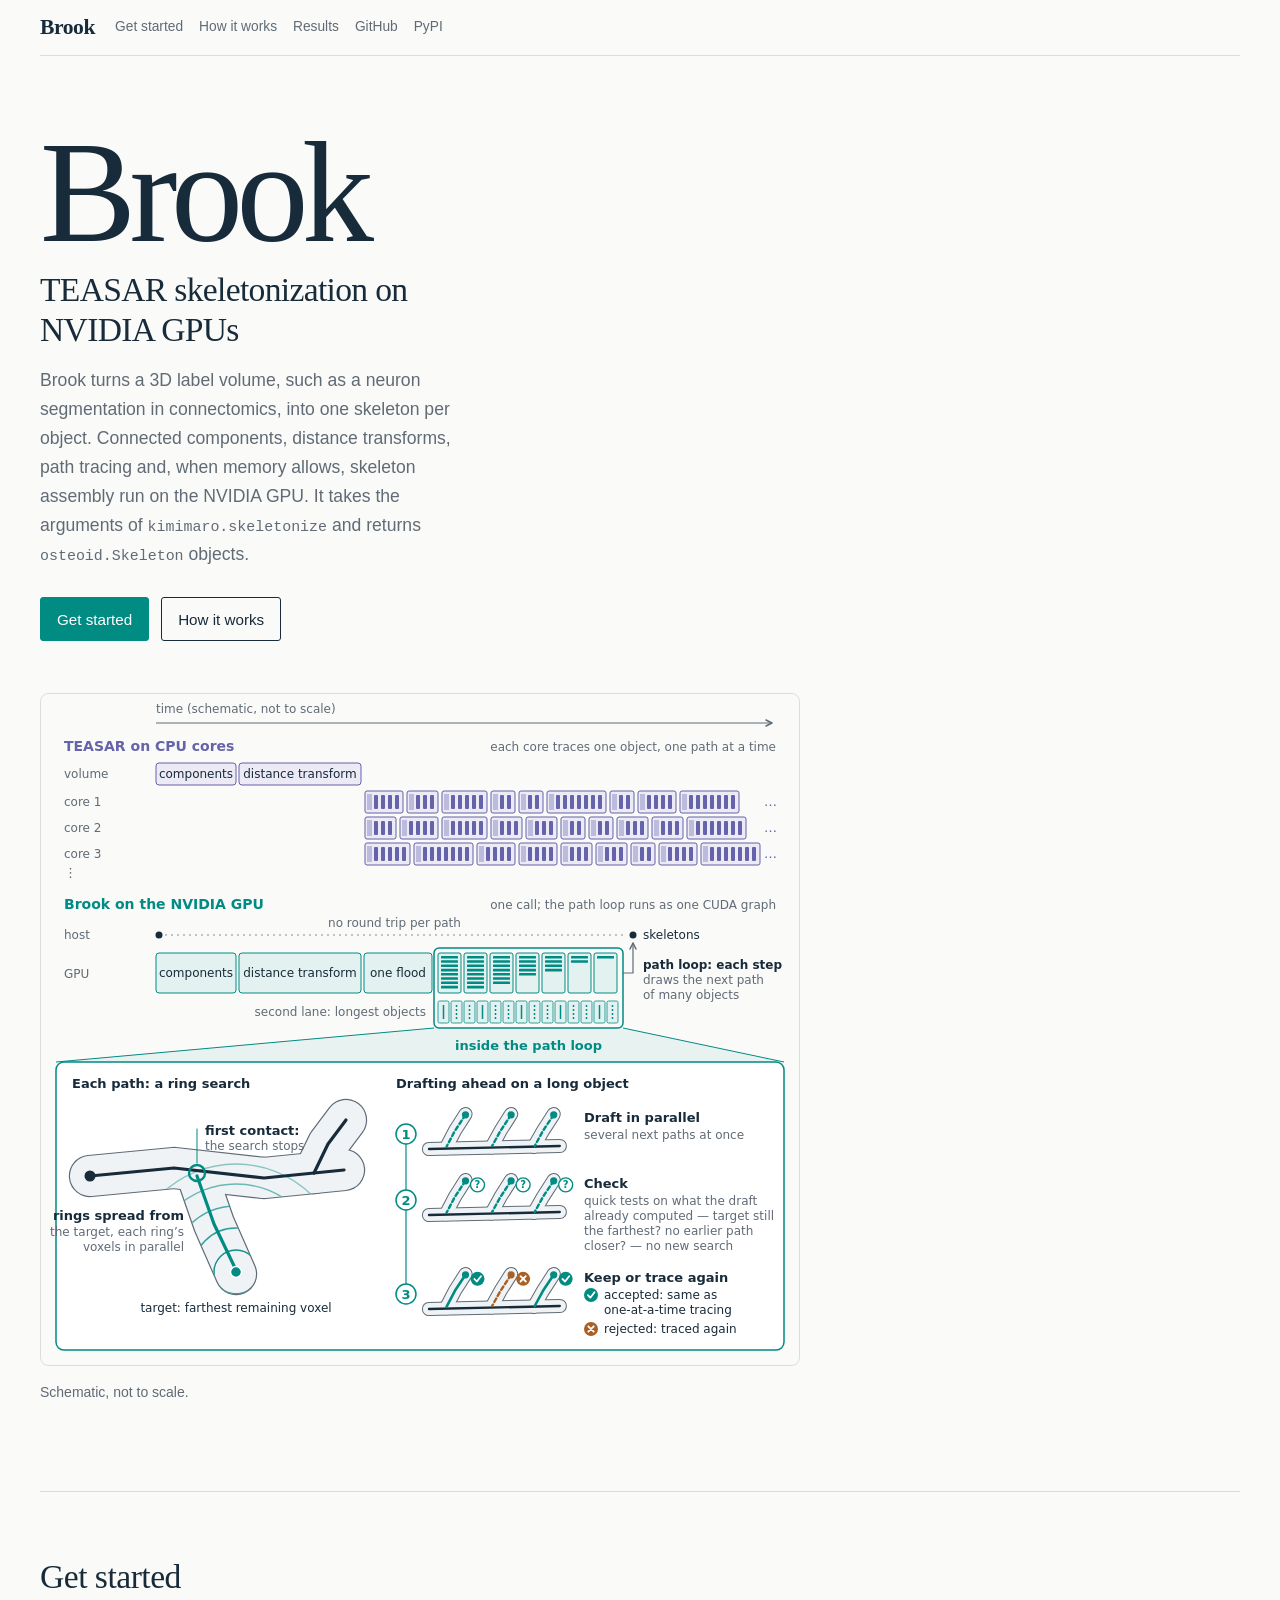
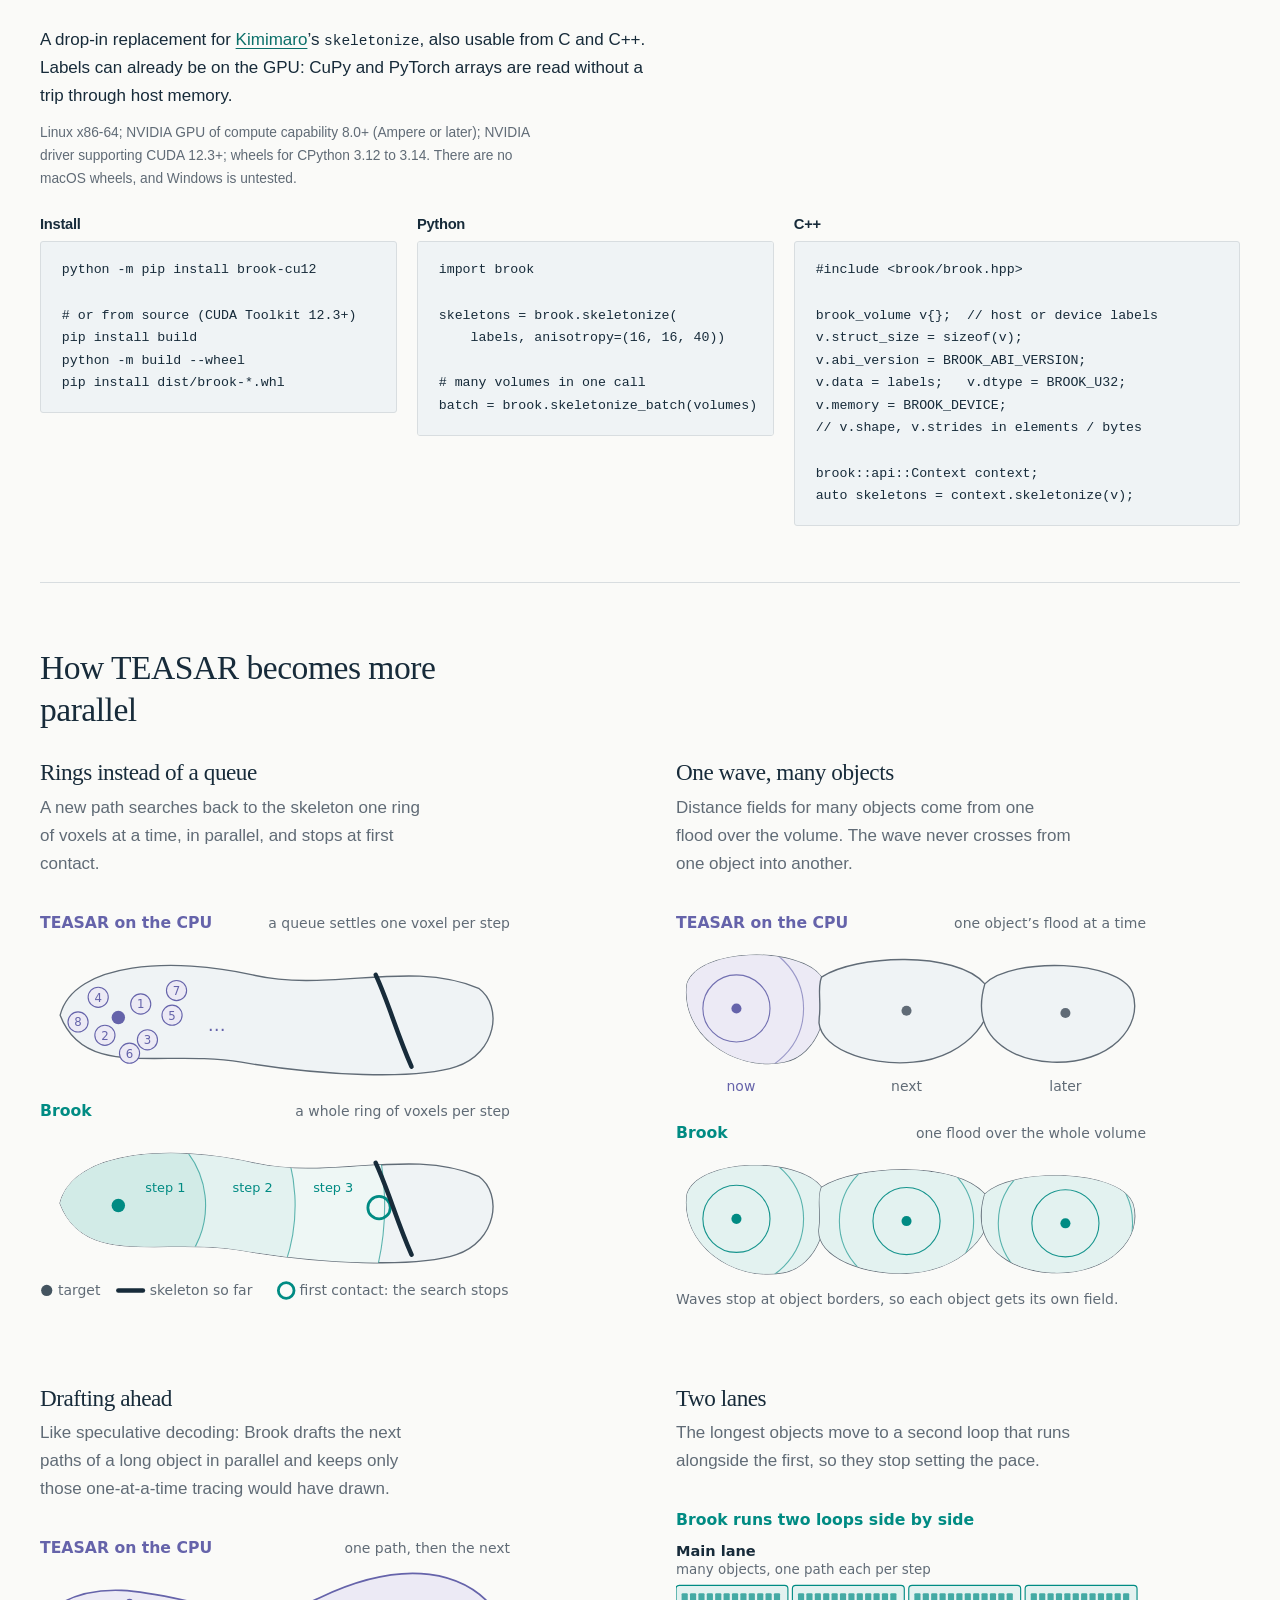
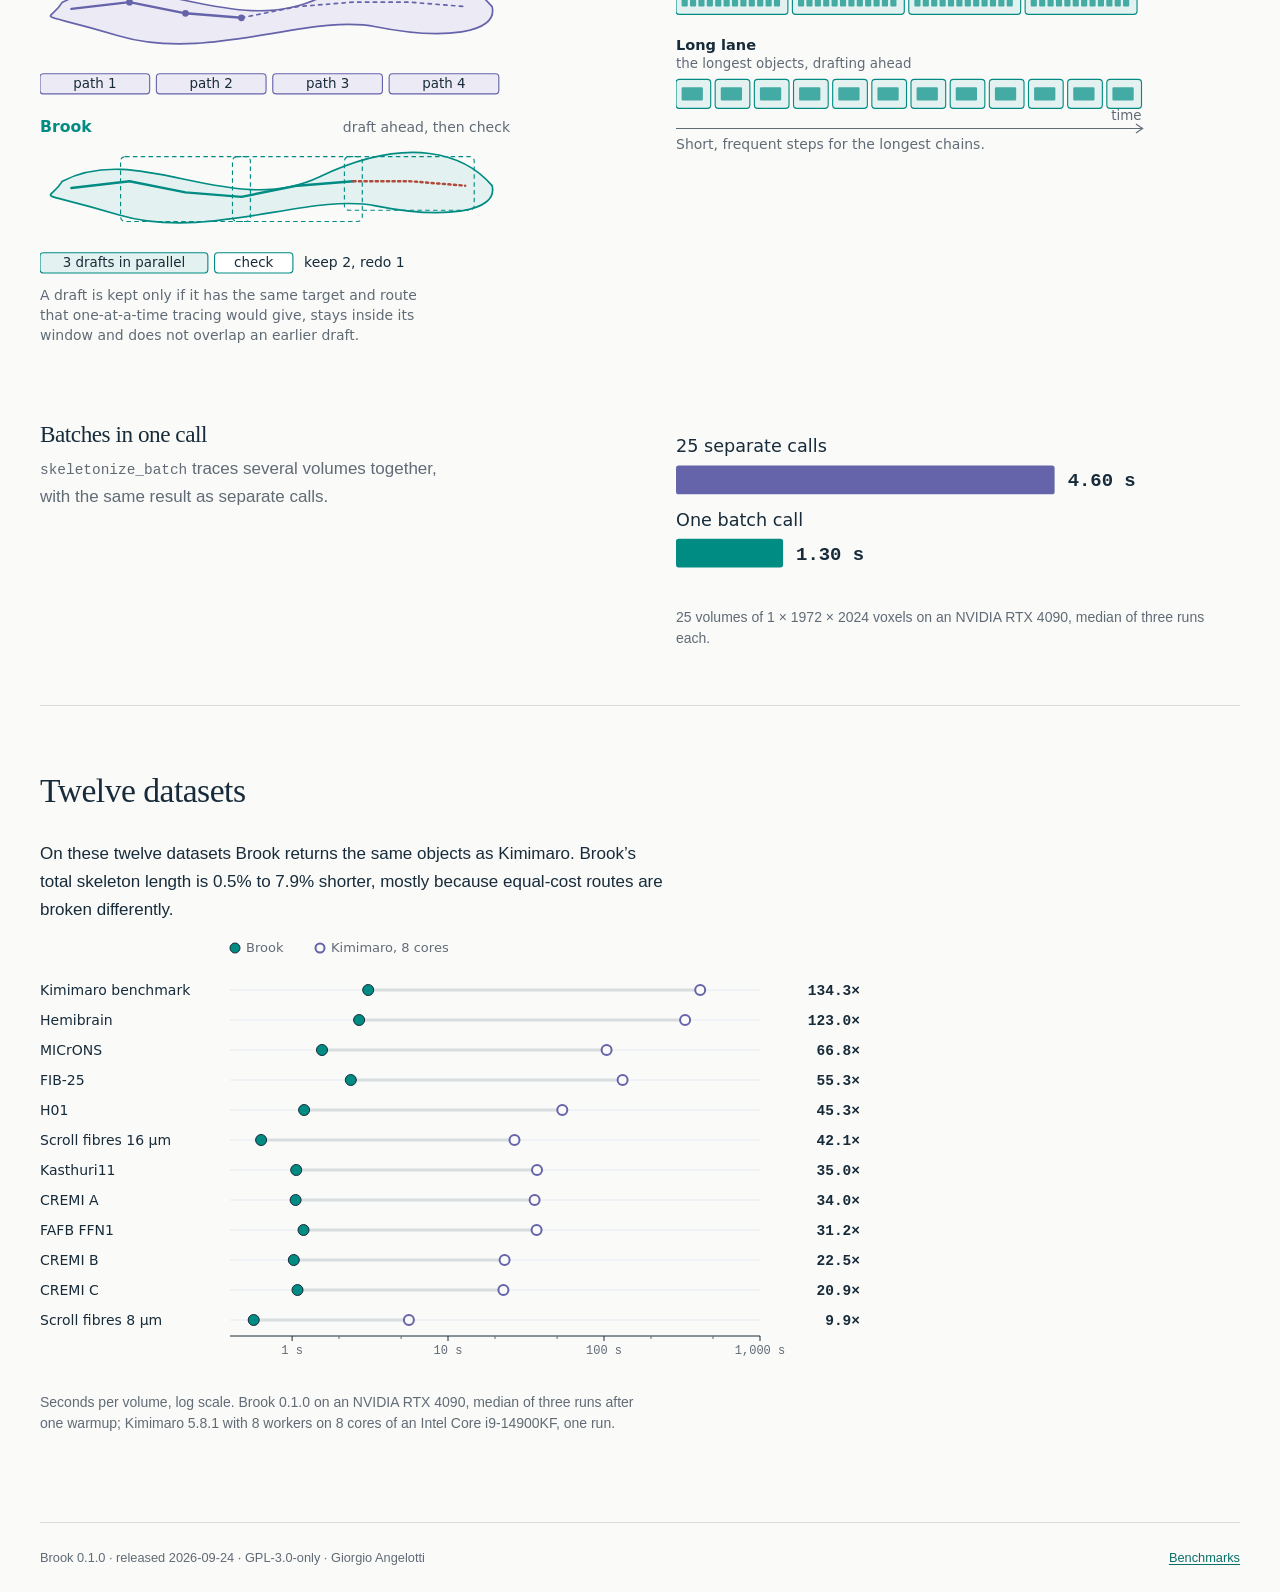
<file: site/index.html>
<!doctype html>
<html lang="en">
<head>
  <meta charset="utf-8">
  <meta name="viewport" content="width=device-width, initial-scale=1">
  <meta name="theme-color" content="#fafaf8">
  <meta name="description" content="Brook skeletonizes 3D label volumes with TEASAR on NVIDIA GPUs (CUDA): a drop-in replacement for kimimaro.skeletonize with Python, C and C++ APIs. Linux x86-64.">
  <meta property="og:title" content="Brook: TEASAR skeletonization on NVIDIA GPUs">
  <meta property="og:description" content="A drop-in replacement for kimimaro.skeletonize that runs TEASAR on NVIDIA GPUs. Python, C and C++ APIs; Linux x86-64.">
  <meta property="og:type" content="website">
  <link rel="canonical" href="https://giorgioangel.github.io/brook/">
  <meta property="og:url" content="https://giorgioangel.github.io/brook/">
  <meta property="og:site_name" content="Brook">
  <meta property="og:image" content="https://giorgioangel.github.io/brook/assets/social-card.png">
  <meta property="og:image:type" content="image/png">
  <meta property="og:image:width" content="1280">
  <meta property="og:image:height" content="640">
  <meta property="og:image:alt" content="Seconds per volume on twelve datasets: Brook on an NVIDIA RTX 4090 against Kimimaro on 8 CPU cores">
  <meta name="twitter:card" content="summary_large_image">
  <title>Brook: TEASAR skeletonization on NVIDIA GPUs</title>
  <link rel="icon" type="image/svg+xml" href="assets/favicon.svg">
  <link rel="stylesheet" href="assets/style.css">
  <script type="application/ld+json">{"@context":"https://schema.org","@graph":[{"@type":"SoftwareSourceCode","@id":"https://giorgioangel.github.io/brook/#code","name":"Brook","description":"TEASAR skeletonization of 3D label volumes on NVIDIA GPUs (CUDA), with Python, C and C++ interfaces.","url":"https://giorgioangel.github.io/brook/","programmingLanguage":["C++","CUDA","Python","C"],"runtimePlatform":"Linux x86-64; NVIDIA CUDA 12.3 or newer; CPython 3.12 or newer","license":"https://spdx.org/licenses/GPL-3.0-only.html","version":"0.1.0","keywords":"skeletonization, TEASAR, Kimimaro, CUDA, NVIDIA GPU, connectomics, neuroscience, segmentation, centerline extraction","author":{"@id":"https://giorgioangel.github.io/brook/#author"},"targetProduct":{"@id":"https://giorgioangel.github.io/brook/#app"},"citation":[{"@type":"ScholarlyArticle","name":"TEASAR: Tree-structure Extraction Algorithm for Accurate and Robust Skeletons","datePublished":"2000","sameAs":"https://doi.org/10.1109/PCCGA.2000.883951"},{"@type":"SoftwareSourceCode","name":"Kimimaro: Skeletonize densely labeled 3D image segmentations","codeRepository":"https://github.com/seung-lab/kimimaro","sameAs":"https://doi.org/10.5281/zenodo.5539913"}],"identifier":"https://doi.org/10.5281/zenodo.22947047","codeRepository":"https://github.com/giorgioangel/brook"},{"@type":"SoftwareApplication","@id":"https://giorgioangel.github.io/brook/#app","name":"Brook","applicationCategory":"DeveloperApplication","applicationSubCategory":"Scientific image analysis","operatingSystem":"Linux","processorRequirements":"x86-64","availableOnDevice":"NVIDIA GPU of compute capability 8.0 or newer (Ampere or later)","softwareRequirements":"NVIDIA driver that supports CUDA 12.3 or newer; CPython 3.12, 3.13 or 3.14","softwareVersion":"0.1.0","isAccessibleForFree":true,"license":"https://spdx.org/licenses/GPL-3.0-only.html","author":{"@id":"https://giorgioangel.github.io/brook/#author"},"downloadUrl":"https://github.com/giorgioangel/brook/releases"},{"@type":"Person","@id":"https://giorgioangel.github.io/brook/#author","name":"Giorgio Angelotti","sameAs":["https://orcid.org/0000-0002-1878-5833"]},{"@type":"WebSite","@id":"https://giorgioangel.github.io/brook/#website","url":"https://giorgioangel.github.io/brook/","name":"Brook","inLanguage":"en","about":{"@id":"https://giorgioangel.github.io/brook/#app"}}]}</script>
</head>
<body>
  <a class="skip-link" href="#main">Skip to content</a>
  <nav class="site-nav wrap" aria-label="Sections">
    <a class="wordmark" href="./">Brook</a>
    <div class="nav-links"><a href="#use">Get started</a><a href="#how">How it works</a><a href="#results">Results</a><a href="https://github.com/giorgioangel/brook">GitHub</a><a href="https://pypi.org/project/brook-cu12/">PyPI</a></div>
  </nav>
  <main id="main" class="wrap">

    <section class="hero" id="hero" aria-labelledby="hero-title">
      <h1 id="hero-title">Brook <span class="tagline">TEASAR skeletonization on NVIDIA GPUs</span></h1>
      <p class="summary">Brook turns a 3D label volume, such as a neuron segmentation in connectomics, into one skeleton per object. Connected components, distance transforms, path tracing and, when memory allows, skeleton assembly run on the NVIDIA GPU. It takes the arguments of <code>kimimaro.skeletonize</code> and returns <code>osteoid.Skeleton</code> objects.</p>
      <div class="cta-row"><a class="primary" href="#use">Get started</a><a href="#how">How it works</a></div>
      <figure class="fig hero-figure" id="fig-hero">
        <div class="fig-body">
          <div class="fig-wide"><svg id="hero-D" role="img" aria-labelledby="hero-D-title hero-D-desc" viewBox="0 0 760 673" font-family="system-ui, -apple-system, 'Segoe UI', Roboto, 'Helvetica Neue', sans-serif" font-size="13" fill="#172b3a"><title id="hero-D-title">TEASAR on CPU cores and on the GPU with Brook, and a look inside Brook’s path loop</title><desc id="hero-D-desc">Top: TEASAR on CPU cores traces one path of one object at a time. On the NVIDIA GPU, Brook traces the next path of many objects at once, in a loop that runs as one CUDA graph. Bottom: each path grows in rings from its target until it touches the skeleton, and on a long object several paths are drafted in parallel, checked, and traced again only if rejected.</desc><defs><marker id="hero-D-as" markerWidth="8" markerHeight="8" refX="7" refY="4" orient="auto" markerUnits="userSpaceOnUse"><path d="M1 1L7 4L1 7" fill="none" stroke="#606b76" stroke-width="1.5" stroke-linecap="round" stroke-linejoin="round"/></marker></defs><rect x="0.5" y="0.5" width="759" height="672" rx="8" fill="#fafaf8" stroke="#d8dde0"/><text x="116" y="20" font-size="12" fill="#606b76" text-anchor="start">time (schematic, not to scale)</text><line x1="116" y1="30" x2="732" y2="30" stroke="#606b76" stroke-width="1" marker-end="url(#hero-D-as)"/><text x="24" y="58" font-size="14" fill="#6563aa" text-anchor="start" font-weight="600">TEASAR on CPU cores</text><text x="736" y="58" font-size="12" fill="#606b76" text-anchor="end">each core traces one object, one path at a time</text><text x="24" y="85" font-size="12" fill="#606b76" text-anchor="start">volume</text><rect x="116" y="70" width="80" height="22" rx="3" fill="#eceaf5" stroke="#6563aa"/><text x="156.0" y="85.32" font-size="12" fill="#172b3a" text-anchor="middle">components</text><rect x="199" y="70" width="122" height="22" rx="3" fill="#eceaf5" stroke="#6563aa"/><text x="260.0" y="85.32" font-size="12" fill="#172b3a" text-anchor="middle">distance transform</text><text x="24" y="113" font-size="12" fill="#606b76" text-anchor="start">core 1</text><rect x="325" y="98" width="38" height="22" rx="2" fill="#eceaf5" stroke="#6563aa" stroke-width="1"/><rect x="327" y="101" width="5" height="16" fill="#6563aa" fill-opacity="0.35"/><rect x="334" y="102" width="4" height="14" rx="1" fill="#6563aa"/><rect x="341" y="102" width="4" height="14" rx="1" fill="#6563aa"/><rect x="348" y="102" width="4" height="14" rx="1" fill="#6563aa"/><rect x="355" y="102" width="4" height="14" rx="1" fill="#6563aa"/><rect x="367" y="98" width="31" height="22" rx="2" fill="#eceaf5" stroke="#6563aa" stroke-width="1"/><rect x="369" y="101" width="5" height="16" fill="#6563aa" fill-opacity="0.35"/><rect x="376" y="102" width="4" height="14" rx="1" fill="#6563aa"/><rect x="383" y="102" width="4" height="14" rx="1" fill="#6563aa"/><rect x="390" y="102" width="4" height="14" rx="1" fill="#6563aa"/><rect x="402" y="98" width="45" height="22" rx="2" fill="#eceaf5" stroke="#6563aa" stroke-width="1"/><rect x="404" y="101" width="5" height="16" fill="#6563aa" fill-opacity="0.35"/><rect x="411" y="102" width="4" height="14" rx="1" fill="#6563aa"/><rect x="418" y="102" width="4" height="14" rx="1" fill="#6563aa"/><rect x="425" y="102" width="4" height="14" rx="1" fill="#6563aa"/><rect x="432" y="102" width="4" height="14" rx="1" fill="#6563aa"/><rect x="439" y="102" width="4" height="14" rx="1" fill="#6563aa"/><rect x="451" y="98" width="24" height="22" rx="2" fill="#eceaf5" stroke="#6563aa" stroke-width="1"/><rect x="453" y="101" width="5" height="16" fill="#6563aa" fill-opacity="0.35"/><rect x="460" y="102" width="4" height="14" rx="1" fill="#6563aa"/><rect x="467" y="102" width="4" height="14" rx="1" fill="#6563aa"/><rect x="479" y="98" width="24" height="22" rx="2" fill="#eceaf5" stroke="#6563aa" stroke-width="1"/><rect x="481" y="101" width="5" height="16" fill="#6563aa" fill-opacity="0.35"/><rect x="488" y="102" width="4" height="14" rx="1" fill="#6563aa"/><rect x="495" y="102" width="4" height="14" rx="1" fill="#6563aa"/><rect x="507" y="98" width="59" height="22" rx="2" fill="#eceaf5" stroke="#6563aa" stroke-width="1"/><rect x="509" y="101" width="5" height="16" fill="#6563aa" fill-opacity="0.35"/><rect x="516" y="102" width="4" height="14" rx="1" fill="#6563aa"/><rect x="523" y="102" width="4" height="14" rx="1" fill="#6563aa"/><rect x="530" y="102" width="4" height="14" rx="1" fill="#6563aa"/><rect x="537" y="102" width="4" height="14" rx="1" fill="#6563aa"/><rect x="544" y="102" width="4" height="14" rx="1" fill="#6563aa"/><rect x="551" y="102" width="4" height="14" rx="1" fill="#6563aa"/><rect x="558" y="102" width="4" height="14" rx="1" fill="#6563aa"/><rect x="570" y="98" width="24" height="22" rx="2" fill="#eceaf5" stroke="#6563aa" stroke-width="1"/><rect x="572" y="101" width="5" height="16" fill="#6563aa" fill-opacity="0.35"/><rect x="579" y="102" width="4" height="14" rx="1" fill="#6563aa"/><rect x="586" y="102" width="4" height="14" rx="1" fill="#6563aa"/><rect x="598" y="98" width="38" height="22" rx="2" fill="#eceaf5" stroke="#6563aa" stroke-width="1"/><rect x="600" y="101" width="5" height="16" fill="#6563aa" fill-opacity="0.35"/><rect x="607" y="102" width="4" height="14" rx="1" fill="#6563aa"/><rect x="614" y="102" width="4" height="14" rx="1" fill="#6563aa"/><rect x="621" y="102" width="4" height="14" rx="1" fill="#6563aa"/><rect x="628" y="102" width="4" height="14" rx="1" fill="#6563aa"/><rect x="640" y="98" width="59" height="22" rx="2" fill="#eceaf5" stroke="#6563aa" stroke-width="1"/><rect x="642" y="101" width="5" height="16" fill="#6563aa" fill-opacity="0.35"/><rect x="649" y="102" width="4" height="14" rx="1" fill="#6563aa"/><rect x="656" y="102" width="4" height="14" rx="1" fill="#6563aa"/><rect x="663" y="102" width="4" height="14" rx="1" fill="#6563aa"/><rect x="670" y="102" width="4" height="14" rx="1" fill="#6563aa"/><rect x="677" y="102" width="4" height="14" rx="1" fill="#6563aa"/><rect x="684" y="102" width="4" height="14" rx="1" fill="#6563aa"/><rect x="691" y="102" width="4" height="14" rx="1" fill="#6563aa"/><text x="724" y="113.0" font-size="13" fill="#6563aa" text-anchor="start">…</text><text x="24" y="139" font-size="12" fill="#606b76" text-anchor="start">core 2</text><rect x="325" y="124" width="31" height="22" rx="2" fill="#eceaf5" stroke="#6563aa" stroke-width="1"/><rect x="327" y="127" width="5" height="16" fill="#6563aa" fill-opacity="0.35"/><rect x="334" y="128" width="4" height="14" rx="1" fill="#6563aa"/><rect x="341" y="128" width="4" height="14" rx="1" fill="#6563aa"/><rect x="348" y="128" width="4" height="14" rx="1" fill="#6563aa"/><rect x="360" y="124" width="38" height="22" rx="2" fill="#eceaf5" stroke="#6563aa" stroke-width="1"/><rect x="362" y="127" width="5" height="16" fill="#6563aa" fill-opacity="0.35"/><rect x="369" y="128" width="4" height="14" rx="1" fill="#6563aa"/><rect x="376" y="128" width="4" height="14" rx="1" fill="#6563aa"/><rect x="383" y="128" width="4" height="14" rx="1" fill="#6563aa"/><rect x="390" y="128" width="4" height="14" rx="1" fill="#6563aa"/><rect x="402" y="124" width="45" height="22" rx="2" fill="#eceaf5" stroke="#6563aa" stroke-width="1"/><rect x="404" y="127" width="5" height="16" fill="#6563aa" fill-opacity="0.35"/><rect x="411" y="128" width="4" height="14" rx="1" fill="#6563aa"/><rect x="418" y="128" width="4" height="14" rx="1" fill="#6563aa"/><rect x="425" y="128" width="4" height="14" rx="1" fill="#6563aa"/><rect x="432" y="128" width="4" height="14" rx="1" fill="#6563aa"/><rect x="439" y="128" width="4" height="14" rx="1" fill="#6563aa"/><rect x="451" y="124" width="31" height="22" rx="2" fill="#eceaf5" stroke="#6563aa" stroke-width="1"/><rect x="453" y="127" width="5" height="16" fill="#6563aa" fill-opacity="0.35"/><rect x="460" y="128" width="4" height="14" rx="1" fill="#6563aa"/><rect x="467" y="128" width="4" height="14" rx="1" fill="#6563aa"/><rect x="474" y="128" width="4" height="14" rx="1" fill="#6563aa"/><rect x="486" y="124" width="31" height="22" rx="2" fill="#eceaf5" stroke="#6563aa" stroke-width="1"/><rect x="488" y="127" width="5" height="16" fill="#6563aa" fill-opacity="0.35"/><rect x="495" y="128" width="4" height="14" rx="1" fill="#6563aa"/><rect x="502" y="128" width="4" height="14" rx="1" fill="#6563aa"/><rect x="509" y="128" width="4" height="14" rx="1" fill="#6563aa"/><rect x="521" y="124" width="24" height="22" rx="2" fill="#eceaf5" stroke="#6563aa" stroke-width="1"/><rect x="523" y="127" width="5" height="16" fill="#6563aa" fill-opacity="0.35"/><rect x="530" y="128" width="4" height="14" rx="1" fill="#6563aa"/><rect x="537" y="128" width="4" height="14" rx="1" fill="#6563aa"/><rect x="549" y="124" width="24" height="22" rx="2" fill="#eceaf5" stroke="#6563aa" stroke-width="1"/><rect x="551" y="127" width="5" height="16" fill="#6563aa" fill-opacity="0.35"/><rect x="558" y="128" width="4" height="14" rx="1" fill="#6563aa"/><rect x="565" y="128" width="4" height="14" rx="1" fill="#6563aa"/><rect x="577" y="124" width="31" height="22" rx="2" fill="#eceaf5" stroke="#6563aa" stroke-width="1"/><rect x="579" y="127" width="5" height="16" fill="#6563aa" fill-opacity="0.35"/><rect x="586" y="128" width="4" height="14" rx="1" fill="#6563aa"/><rect x="593" y="128" width="4" height="14" rx="1" fill="#6563aa"/><rect x="600" y="128" width="4" height="14" rx="1" fill="#6563aa"/><rect x="612" y="124" width="31" height="22" rx="2" fill="#eceaf5" stroke="#6563aa" stroke-width="1"/><rect x="614" y="127" width="5" height="16" fill="#6563aa" fill-opacity="0.35"/><rect x="621" y="128" width="4" height="14" rx="1" fill="#6563aa"/><rect x="628" y="128" width="4" height="14" rx="1" fill="#6563aa"/><rect x="635" y="128" width="4" height="14" rx="1" fill="#6563aa"/><rect x="647" y="124" width="59" height="22" rx="2" fill="#eceaf5" stroke="#6563aa" stroke-width="1"/><rect x="649" y="127" width="5" height="16" fill="#6563aa" fill-opacity="0.35"/><rect x="656" y="128" width="4" height="14" rx="1" fill="#6563aa"/><rect x="663" y="128" width="4" height="14" rx="1" fill="#6563aa"/><rect x="670" y="128" width="4" height="14" rx="1" fill="#6563aa"/><rect x="677" y="128" width="4" height="14" rx="1" fill="#6563aa"/><rect x="684" y="128" width="4" height="14" rx="1" fill="#6563aa"/><rect x="691" y="128" width="4" height="14" rx="1" fill="#6563aa"/><rect x="698" y="128" width="4" height="14" rx="1" fill="#6563aa"/><text x="724" y="139.0" font-size="13" fill="#6563aa" text-anchor="start">…</text><text x="24" y="165" font-size="12" fill="#606b76" text-anchor="start">core 3</text><rect x="325" y="150" width="45" height="22" rx="2" fill="#eceaf5" stroke="#6563aa" stroke-width="1"/><rect x="327" y="153" width="5" height="16" fill="#6563aa" fill-opacity="0.35"/><rect x="334" y="154" width="4" height="14" rx="1" fill="#6563aa"/><rect x="341" y="154" width="4" height="14" rx="1" fill="#6563aa"/><rect x="348" y="154" width="4" height="14" rx="1" fill="#6563aa"/><rect x="355" y="154" width="4" height="14" rx="1" fill="#6563aa"/><rect x="362" y="154" width="4" height="14" rx="1" fill="#6563aa"/><rect x="374" y="150" width="59" height="22" rx="2" fill="#eceaf5" stroke="#6563aa" stroke-width="1"/><rect x="376" y="153" width="5" height="16" fill="#6563aa" fill-opacity="0.35"/><rect x="383" y="154" width="4" height="14" rx="1" fill="#6563aa"/><rect x="390" y="154" width="4" height="14" rx="1" fill="#6563aa"/><rect x="397" y="154" width="4" height="14" rx="1" fill="#6563aa"/><rect x="404" y="154" width="4" height="14" rx="1" fill="#6563aa"/><rect x="411" y="154" width="4" height="14" rx="1" fill="#6563aa"/><rect x="418" y="154" width="4" height="14" rx="1" fill="#6563aa"/><rect x="425" y="154" width="4" height="14" rx="1" fill="#6563aa"/><rect x="437" y="150" width="38" height="22" rx="2" fill="#eceaf5" stroke="#6563aa" stroke-width="1"/><rect x="439" y="153" width="5" height="16" fill="#6563aa" fill-opacity="0.35"/><rect x="446" y="154" width="4" height="14" rx="1" fill="#6563aa"/><rect x="453" y="154" width="4" height="14" rx="1" fill="#6563aa"/><rect x="460" y="154" width="4" height="14" rx="1" fill="#6563aa"/><rect x="467" y="154" width="4" height="14" rx="1" fill="#6563aa"/><rect x="479" y="150" width="38" height="22" rx="2" fill="#eceaf5" stroke="#6563aa" stroke-width="1"/><rect x="481" y="153" width="5" height="16" fill="#6563aa" fill-opacity="0.35"/><rect x="488" y="154" width="4" height="14" rx="1" fill="#6563aa"/><rect x="495" y="154" width="4" height="14" rx="1" fill="#6563aa"/><rect x="502" y="154" width="4" height="14" rx="1" fill="#6563aa"/><rect x="509" y="154" width="4" height="14" rx="1" fill="#6563aa"/><rect x="521" y="150" width="31" height="22" rx="2" fill="#eceaf5" stroke="#6563aa" stroke-width="1"/><rect x="523" y="153" width="5" height="16" fill="#6563aa" fill-opacity="0.35"/><rect x="530" y="154" width="4" height="14" rx="1" fill="#6563aa"/><rect x="537" y="154" width="4" height="14" rx="1" fill="#6563aa"/><rect x="544" y="154" width="4" height="14" rx="1" fill="#6563aa"/><rect x="556" y="150" width="31" height="22" rx="2" fill="#eceaf5" stroke="#6563aa" stroke-width="1"/><rect x="558" y="153" width="5" height="16" fill="#6563aa" fill-opacity="0.35"/><rect x="565" y="154" width="4" height="14" rx="1" fill="#6563aa"/><rect x="572" y="154" width="4" height="14" rx="1" fill="#6563aa"/><rect x="579" y="154" width="4" height="14" rx="1" fill="#6563aa"/><rect x="591" y="150" width="24" height="22" rx="2" fill="#eceaf5" stroke="#6563aa" stroke-width="1"/><rect x="593" y="153" width="5" height="16" fill="#6563aa" fill-opacity="0.35"/><rect x="600" y="154" width="4" height="14" rx="1" fill="#6563aa"/><rect x="607" y="154" width="4" height="14" rx="1" fill="#6563aa"/><rect x="619" y="150" width="38" height="22" rx="2" fill="#eceaf5" stroke="#6563aa" stroke-width="1"/><rect x="621" y="153" width="5" height="16" fill="#6563aa" fill-opacity="0.35"/><rect x="628" y="154" width="4" height="14" rx="1" fill="#6563aa"/><rect x="635" y="154" width="4" height="14" rx="1" fill="#6563aa"/><rect x="642" y="154" width="4" height="14" rx="1" fill="#6563aa"/><rect x="649" y="154" width="4" height="14" rx="1" fill="#6563aa"/><rect x="661" y="150" width="59" height="22" rx="2" fill="#eceaf5" stroke="#6563aa" stroke-width="1"/><rect x="663" y="153" width="5" height="16" fill="#6563aa" fill-opacity="0.35"/><rect x="670" y="154" width="4" height="14" rx="1" fill="#6563aa"/><rect x="677" y="154" width="4" height="14" rx="1" fill="#6563aa"/><rect x="684" y="154" width="4" height="14" rx="1" fill="#6563aa"/><rect x="691" y="154" width="4" height="14" rx="1" fill="#6563aa"/><rect x="698" y="154" width="4" height="14" rx="1" fill="#6563aa"/><rect x="705" y="154" width="4" height="14" rx="1" fill="#6563aa"/><rect x="712" y="154" width="4" height="14" rx="1" fill="#6563aa"/><text x="724" y="165.0" font-size="13" fill="#6563aa" text-anchor="start">…</text><text x="24" y="184" font-size="13" fill="#606b76" text-anchor="start">⋮</text><text x="24" y="216" font-size="14" fill="#008b83" text-anchor="start" font-weight="600">Brook on the NVIDIA GPU</text><text x="736" y="216" font-size="12" fill="#606b76" text-anchor="end">one call; the path loop runs as one CUDA graph</text><text x="24" y="246" font-size="12" fill="#606b76" text-anchor="start">host</text><text x="603" y="246" font-size="12" fill="#172b3a" text-anchor="start">skeletons</text><circle cx="119" cy="242" r="3.5" fill="#172b3a"/><line x1="125" y1="242" x2="586" y2="242" stroke="#aab4ba" stroke-width="1.5" stroke-dasharray="2 4"/><circle cx="593" cy="242" r="3.5" fill="#172b3a"/><text x="354.5" y="234" font-size="12" fill="#606b76" text-anchor="middle">no round trip per path</text><text x="24" y="285" font-size="12" fill="#606b76" text-anchor="start">GPU</text><rect x="116" y="260" width="80" height="40" rx="3" fill="#e3f2f0" stroke="#008b83"/><text x="156.0" y="284.32" font-size="12" fill="#172b3a" text-anchor="middle">components</text><rect x="199" y="260" width="122" height="40" rx="3" fill="#e3f2f0" stroke="#008b83"/><text x="260.0" y="284.32" font-size="12" fill="#172b3a" text-anchor="middle">distance transform</text><rect x="324" y="260" width="68" height="40" rx="3" fill="#e3f2f0" stroke="#008b83"/><text x="358.0" y="284.32" font-size="12" fill="#172b3a" text-anchor="middle">one flood</text><rect x="398.0" y="260" width="23.0" height="40" rx="2" fill="#e3f2f0" stroke="#008b83" stroke-width="1"/><rect x="401.0" y="263.0" width="17.0" height="2.6" rx="0.5" fill="#008b83"/><rect x="401.0" y="267.2" width="17.0" height="2.6" rx="0.5" fill="#008b83"/><rect x="401.0" y="271.5" width="17.0" height="2.6" rx="0.5" fill="#008b83"/><rect x="401.0" y="275.8" width="17.0" height="2.6" rx="0.5" fill="#008b83"/><rect x="401.0" y="280.0" width="17.0" height="2.6" rx="0.5" fill="#008b83"/><rect x="401.0" y="284.2" width="17.0" height="2.6" rx="0.5" fill="#008b83"/><rect x="401.0" y="288.5" width="17.0" height="2.6" rx="0.5" fill="#008b83"/><rect x="401.0" y="292.8" width="17.0" height="2.6" rx="0.5" fill="#008b83"/><rect x="424.0" y="260" width="23.0" height="40" rx="2" fill="#e3f2f0" stroke="#008b83" stroke-width="1"/><rect x="427.0" y="263.0" width="17.0" height="2.6" rx="0.5" fill="#008b83"/><rect x="427.0" y="267.2" width="17.0" height="2.6" rx="0.5" fill="#008b83"/><rect x="427.0" y="271.5" width="17.0" height="2.6" rx="0.5" fill="#008b83"/><rect x="427.0" y="275.8" width="17.0" height="2.6" rx="0.5" fill="#008b83"/><rect x="427.0" y="280.0" width="17.0" height="2.6" rx="0.5" fill="#008b83"/><rect x="427.0" y="284.2" width="17.0" height="2.6" rx="0.5" fill="#008b83"/><rect x="427.0" y="288.5" width="17.0" height="2.6" rx="0.5" fill="#008b83"/><rect x="427.0" y="292.8" width="17.0" height="2.6" rx="0.5" fill="#008b83"/><rect x="450.0" y="260" width="23.0" height="40" rx="2" fill="#e3f2f0" stroke="#008b83" stroke-width="1"/><rect x="453.0" y="263.0" width="17.0" height="2.6" rx="0.5" fill="#008b83"/><rect x="453.0" y="267.2" width="17.0" height="2.6" rx="0.5" fill="#008b83"/><rect x="453.0" y="271.5" width="17.0" height="2.6" rx="0.5" fill="#008b83"/><rect x="453.0" y="275.8" width="17.0" height="2.6" rx="0.5" fill="#008b83"/><rect x="453.0" y="280.0" width="17.0" height="2.6" rx="0.5" fill="#008b83"/><rect x="453.0" y="284.2" width="17.0" height="2.6" rx="0.5" fill="#008b83"/><rect x="453.0" y="288.5" width="17.0" height="2.6" rx="0.5" fill="#008b83"/><rect x="476.0" y="260" width="23.0" height="40" rx="2" fill="#e3f2f0" stroke="#008b83" stroke-width="1"/><rect x="479.0" y="263.0" width="17.0" height="2.6" rx="0.5" fill="#008b83"/><rect x="479.0" y="267.2" width="17.0" height="2.6" rx="0.5" fill="#008b83"/><rect x="479.0" y="271.5" width="17.0" height="2.6" rx="0.5" fill="#008b83"/><rect x="479.0" y="275.8" width="17.0" height="2.6" rx="0.5" fill="#008b83"/><rect x="479.0" y="280.0" width="17.0" height="2.6" rx="0.5" fill="#008b83"/><rect x="502.0" y="260" width="23.0" height="40" rx="2" fill="#e3f2f0" stroke="#008b83" stroke-width="1"/><rect x="505.0" y="263.0" width="17.0" height="2.6" rx="0.5" fill="#008b83"/><rect x="505.0" y="267.2" width="17.0" height="2.6" rx="0.5" fill="#008b83"/><rect x="505.0" y="271.5" width="17.0" height="2.6" rx="0.5" fill="#008b83"/><rect x="505.0" y="275.8" width="17.0" height="2.6" rx="0.5" fill="#008b83"/><rect x="528.0" y="260" width="23.0" height="40" rx="2" fill="#e3f2f0" stroke="#008b83" stroke-width="1"/><rect x="531.0" y="263.0" width="17.0" height="2.6" rx="0.5" fill="#008b83"/><rect x="531.0" y="267.2" width="17.0" height="2.6" rx="0.5" fill="#008b83"/><rect x="554.0" y="260" width="23.0" height="40" rx="2" fill="#e3f2f0" stroke="#008b83" stroke-width="1"/><rect x="557.0" y="263.0" width="17.0" height="2.6" rx="0.5" fill="#008b83"/><rect x="398.0" y="308" width="11.0" height="22" rx="1.5" fill="#e3f2f0" stroke="#008b83" stroke-width="0.8"/><line x1="403.5" y1="312" x2="403.5" y2="326" stroke="#008b83" stroke-width="1.5"/><rect x="411.0" y="308" width="11.0" height="22" rx="1.5" fill="#e3f2f0" stroke="#008b83" stroke-width="0.8"/><line x1="416.5" y1="312" x2="416.5" y2="326" stroke="#008b83" stroke-width="1.5" stroke-dasharray="2 2"/><rect x="424.0" y="308" width="11.0" height="22" rx="1.5" fill="#e3f2f0" stroke="#008b83" stroke-width="0.8"/><line x1="429.5" y1="312" x2="429.5" y2="326" stroke="#008b83" stroke-width="1.5" stroke-dasharray="2 2"/><rect x="437.0" y="308" width="11.0" height="22" rx="1.5" fill="#e3f2f0" stroke="#008b83" stroke-width="0.8"/><line x1="442.5" y1="312" x2="442.5" y2="326" stroke="#008b83" stroke-width="1.5"/><rect x="450.0" y="308" width="11.0" height="22" rx="1.5" fill="#e3f2f0" stroke="#008b83" stroke-width="0.8"/><line x1="455.5" y1="312" x2="455.5" y2="326" stroke="#008b83" stroke-width="1.5" stroke-dasharray="2 2"/><rect x="463.0" y="308" width="11.0" height="22" rx="1.5" fill="#e3f2f0" stroke="#008b83" stroke-width="0.8"/><line x1="468.5" y1="312" x2="468.5" y2="326" stroke="#008b83" stroke-width="1.5" stroke-dasharray="2 2"/><rect x="476.0" y="308" width="11.0" height="22" rx="1.5" fill="#e3f2f0" stroke="#008b83" stroke-width="0.8"/><line x1="481.5" y1="312" x2="481.5" y2="326" stroke="#008b83" stroke-width="1.5"/><rect x="489.0" y="308" width="11.0" height="22" rx="1.5" fill="#e3f2f0" stroke="#008b83" stroke-width="0.8"/><line x1="494.5" y1="312" x2="494.5" y2="326" stroke="#008b83" stroke-width="1.5" stroke-dasharray="2 2"/><rect x="502.0" y="308" width="11.0" height="22" rx="1.5" fill="#e3f2f0" stroke="#008b83" stroke-width="0.8"/><line x1="507.5" y1="312" x2="507.5" y2="326" stroke="#008b83" stroke-width="1.5" stroke-dasharray="2 2"/><rect x="515.0" y="308" width="11.0" height="22" rx="1.5" fill="#e3f2f0" stroke="#008b83" stroke-width="0.8"/><line x1="520.5" y1="312" x2="520.5" y2="326" stroke="#008b83" stroke-width="1.5"/><rect x="528.0" y="308" width="11.0" height="22" rx="1.5" fill="#e3f2f0" stroke="#008b83" stroke-width="0.8"/><line x1="533.5" y1="312" x2="533.5" y2="326" stroke="#008b83" stroke-width="1.5" stroke-dasharray="2 2"/><rect x="541.0" y="308" width="11.0" height="22" rx="1.5" fill="#e3f2f0" stroke="#008b83" stroke-width="0.8"/><line x1="546.5" y1="312" x2="546.5" y2="326" stroke="#008b83" stroke-width="1.5" stroke-dasharray="2 2"/><rect x="554.0" y="308" width="11.0" height="22" rx="1.5" fill="#e3f2f0" stroke="#008b83" stroke-width="0.8"/><line x1="559.5" y1="312" x2="559.5" y2="326" stroke="#008b83" stroke-width="1.5"/><rect x="567.0" y="308" width="11.0" height="22" rx="1.5" fill="#e3f2f0" stroke="#008b83" stroke-width="0.8"/><line x1="572.5" y1="312" x2="572.5" y2="326" stroke="#008b83" stroke-width="1.5" stroke-dasharray="2 2"/><text x="386" y="323" font-size="12" fill="#606b76" text-anchor="end">second lane: longest objects</text><text x="603" y="276" font-size="12" fill="#172b3a" text-anchor="start" font-weight="600">path loop: each step</text><text x="603" y="291" font-size="12" fill="#606b76" text-anchor="start">draws the next path</text><text x="603" y="306" font-size="12" fill="#606b76" text-anchor="start">of many objects</text><rect x="394" y="255" width="189" height="80" rx="5" fill="none" stroke="#008b83" stroke-width="1.5"/><path d="M583 280.0H593V250" fill="none" stroke="#606b76" stroke-width="1.2" stroke-linecap="round" stroke-linejoin="round" marker-end="url(#hero-D-as)"/><path d="M394 335L583 335L744 369L16 369Z" fill="#008b83" fill-opacity="0.07"/><line x1="394" y1="335" x2="16" y2="369" stroke="#008b83" stroke-width="1"/><line x1="583" y1="335" x2="744" y2="369" stroke="#008b83" stroke-width="1"/><text x="488.5" y="357.0" font-size="13" fill="#008b83" text-anchor="middle" font-weight="600">inside the path loop</text><rect x="16" y="369" width="728" height="288" rx="8" fill="#fff" stroke="#008b83" stroke-width="1.5"/><text x="32" y="395" font-size="13" fill="#172b3a" text-anchor="start" font-weight="600">Each path: a ring search</text><mask id="hero-D-obj" maskUnits="userSpaceOnUse" x="6" y="383" width="360" height="260"><polyline points="50.0,483.0 134.0,475.0 224.0,485.0 304.0,477.0" fill="none" stroke="white" stroke-width="40" stroke-linecap="round" stroke-linejoin="round"/><polyline points="274.0,480.0 288.0,451.0 306.0,427.0" fill="none" stroke="white" stroke-width="40" stroke-linecap="round" stroke-linejoin="round"/><polyline points="156.0,479.0 174.0,531.0 196.0,581.0" fill="none" stroke="white" stroke-width="40" stroke-linecap="round" stroke-linejoin="round"/></mask><polyline points="50.0,483.0 134.0,475.0 224.0,485.0 304.0,477.0" fill="none" stroke="#606b76" stroke-width="42.4" stroke-linecap="round" stroke-linejoin="round"/><polyline points="274.0,480.0 288.0,451.0 306.0,427.0" fill="none" stroke="#606b76" stroke-width="42.4" stroke-linecap="round" stroke-linejoin="round"/><polyline points="156.0,479.0 174.0,531.0 196.0,581.0" fill="none" stroke="#606b76" stroke-width="42.4" stroke-linecap="round" stroke-linejoin="round"/><polyline points="50.0,483.0 134.0,475.0 224.0,485.0 304.0,477.0" fill="none" stroke="#eff3f5" stroke-width="40" stroke-linecap="round" stroke-linejoin="round"/><polyline points="274.0,480.0 288.0,451.0 306.0,427.0" fill="none" stroke="#eff3f5" stroke-width="40" stroke-linecap="round" stroke-linejoin="round"/><polyline points="156.0,479.0 174.0,531.0 196.0,581.0" fill="none" stroke="#eff3f5" stroke-width="40" stroke-linecap="round" stroke-linejoin="round"/><g mask="url(#hero-D-obj)"><circle cx="196" cy="579" r="22" fill="none" stroke="#008b83" stroke-width="1.4" stroke-opacity="0.95"/><circle cx="196" cy="579" r="44" fill="none" stroke="#008b83" stroke-width="1.4" stroke-opacity="0.82"/><circle cx="196" cy="579" r="66" fill="none" stroke="#008b83" stroke-width="1.4" stroke-opacity="0.69"/><circle cx="196" cy="579" r="88" fill="none" stroke="#008b83" stroke-width="1.4" stroke-opacity="0.56"/><circle cx="196" cy="579" r="108" fill="none" stroke="#008b83" stroke-width="1.4" stroke-opacity="0.43"/></g><polyline points="50.0,483.0 134.0,475.0 224.0,485.0 304.0,477.0" fill="none" stroke="#172b3a" stroke-width="3.2" stroke-linecap="round" stroke-linejoin="round"/><polyline points="274.0,480.0 288.0,451.0 306.0,427.0" fill="none" stroke="#172b3a" stroke-width="3.2" stroke-linecap="round" stroke-linejoin="round"/><circle cx="50" cy="483" r="5.5" fill="#172b3a"/><polyline points="196.0,577.0 174.0,531.0 157.0,483.0" fill="none" stroke="#008b83" stroke-width="3.2" stroke-linecap="round" stroke-linejoin="round"/><circle cx="157" cy="480" r="8" fill="none" stroke="#008b83" stroke-width="2.4"/><circle cx="196" cy="579" r="5.5" fill="#008b83" stroke="#fff" stroke-width="1.5"/><path d="M157 470V436" fill="none" stroke="#008b83" stroke-width="1" stroke-linecap="round" stroke-linejoin="round"/><text x="165" y="442" font-size="13" fill="#172b3a" text-anchor="start" font-weight="600">first contact:</text><text x="165" y="457" font-size="12" fill="#606b76" text-anchor="start">the search stops</text><text x="144" y="527" font-size="13" fill="#172b3a" text-anchor="end" font-weight="600">rings spread from</text><text x="144" y="543" font-size="12" fill="#606b76" text-anchor="end">the target, each ring’s</text><text x="144" y="558" font-size="12" fill="#606b76" text-anchor="end">voxels in parallel</text><text x="196" y="619" font-size="12" fill="#172b3a" text-anchor="middle">target: farthest remaining voxel</text><text x="356" y="395" font-size="13" fill="#172b3a" text-anchor="start" font-weight="600">Drafting ahead on a long object</text><line x1="366" y1="441" x2="366" y2="601" stroke="#008b83" stroke-width="1.2"/><polyline points="389.0,456.0 519.8,453.0" fill="none" stroke="#606b76" stroke-width="14.2" stroke-linecap="round" stroke-linejoin="round"/><polyline points="405.8,455.3 414.9,437.8 425.5,421.1" fill="none" stroke="#606b76" stroke-width="14.2" stroke-linecap="round" stroke-linejoin="round"/><polyline points="451.4,454.5 460.5,437.8 471.1,421.1" fill="none" stroke="#606b76" stroke-width="14.2" stroke-linecap="round" stroke-linejoin="round"/><polyline points="493.9,453.8 503.0,437.8 513.7,421.1" fill="none" stroke="#606b76" stroke-width="14.2" stroke-linecap="round" stroke-linejoin="round"/><polyline points="389.0,456.0 519.8,453.0" fill="none" stroke="#eff3f5" stroke-width="12.2" stroke-linecap="round" stroke-linejoin="round"/><polyline points="405.8,455.3 414.9,437.8 425.5,421.1" fill="none" stroke="#eff3f5" stroke-width="12.2" stroke-linecap="round" stroke-linejoin="round"/><polyline points="451.4,454.5 460.5,437.8 471.1,421.1" fill="none" stroke="#eff3f5" stroke-width="12.2" stroke-linecap="round" stroke-linejoin="round"/><polyline points="493.9,453.8 503.0,437.8 513.7,421.1" fill="none" stroke="#eff3f5" stroke-width="12.2" stroke-linecap="round" stroke-linejoin="round"/><polyline points="389.0,456.0 519.8,453.0" fill="none" stroke="#172b3a" stroke-width="2.4" stroke-linecap="round"/><polyline points="425.5,421.8 414.9,437.8 406.5,453.8" fill="none" stroke="#008b83" stroke-width="2.4" stroke-dasharray="4 3" stroke-linecap="round" stroke-linejoin="round"/><circle cx="425.5" cy="421.8" r="3.6" fill="#008b83"/><polyline points="471.1,421.8 460.5,437.8 452.1,453.0" fill="none" stroke="#008b83" stroke-width="2.4" stroke-dasharray="4 3" stroke-linecap="round" stroke-linejoin="round"/><circle cx="471.1" cy="421.8" r="3.6" fill="#008b83"/><polyline points="513.7,421.8 503.0,437.8 494.7,453.0" fill="none" stroke="#008b83" stroke-width="2.4" stroke-dasharray="4 3" stroke-linecap="round" stroke-linejoin="round"/><circle cx="513.7" cy="421.8" r="3.6" fill="#008b83"/><text x="544" y="429" font-size="13" fill="#172b3a" text-anchor="start" font-weight="600">Draft in parallel</text><text x="544" y="446" font-size="12" fill="#606b76" text-anchor="start">several next paths at once</text><polyline points="389.0,522.0 519.8,519.0" fill="none" stroke="#606b76" stroke-width="14.2" stroke-linecap="round" stroke-linejoin="round"/><polyline points="405.8,521.3 414.9,503.8 425.5,487.1" fill="none" stroke="#606b76" stroke-width="14.2" stroke-linecap="round" stroke-linejoin="round"/><polyline points="451.4,520.5 460.5,503.8 471.1,487.1" fill="none" stroke="#606b76" stroke-width="14.2" stroke-linecap="round" stroke-linejoin="round"/><polyline points="493.9,519.8 503.0,503.8 513.7,487.1" fill="none" stroke="#606b76" stroke-width="14.2" stroke-linecap="round" stroke-linejoin="round"/><polyline points="389.0,522.0 519.8,519.0" fill="none" stroke="#eff3f5" stroke-width="12.2" stroke-linecap="round" stroke-linejoin="round"/><polyline points="405.8,521.3 414.9,503.8 425.5,487.1" fill="none" stroke="#eff3f5" stroke-width="12.2" stroke-linecap="round" stroke-linejoin="round"/><polyline points="451.4,520.5 460.5,503.8 471.1,487.1" fill="none" stroke="#eff3f5" stroke-width="12.2" stroke-linecap="round" stroke-linejoin="round"/><polyline points="493.9,519.8 503.0,503.8 513.7,487.1" fill="none" stroke="#eff3f5" stroke-width="12.2" stroke-linecap="round" stroke-linejoin="round"/><polyline points="389.0,522.0 519.8,519.0" fill="none" stroke="#172b3a" stroke-width="2.4" stroke-linecap="round"/><polyline points="425.5,487.8 414.9,503.8 406.5,519.8" fill="none" stroke="#008b83" stroke-width="2.4" stroke-dasharray="4 3" stroke-linecap="round" stroke-linejoin="round"/><circle cx="425.5" cy="487.8" r="3.6" fill="#008b83"/><circle cx="437.52" cy="491.84" r="7" fill="#fff" stroke="#008b83" stroke-width="1.4"/><text x="437.52" y="495.44" font-size="10" fill="#008b83" text-anchor="middle" font-weight="700">?</text><polyline points="471.1,487.8 460.5,503.8 452.1,519.0" fill="none" stroke="#008b83" stroke-width="2.4" stroke-dasharray="4 3" stroke-linecap="round" stroke-linejoin="round"/><circle cx="471.1" cy="487.8" r="3.6" fill="#008b83"/><circle cx="483.12" cy="491.84" r="7" fill="#fff" stroke="#008b83" stroke-width="1.4"/><text x="483.12" y="495.44" font-size="10" fill="#008b83" text-anchor="middle" font-weight="700">?</text><polyline points="513.7,487.8 503.0,503.8 494.7,519.0" fill="none" stroke="#008b83" stroke-width="2.4" stroke-dasharray="4 3" stroke-linecap="round" stroke-linejoin="round"/><circle cx="513.7" cy="487.8" r="3.6" fill="#008b83"/><circle cx="525.6800000000001" cy="491.84" r="7" fill="#fff" stroke="#008b83" stroke-width="1.4"/><text x="525.6800000000001" y="495.44" font-size="10" fill="#008b83" text-anchor="middle" font-weight="700">?</text><text x="544" y="495" font-size="13" fill="#172b3a" text-anchor="start" font-weight="600">Check</text><text x="544" y="512" font-size="12" fill="#606b76" text-anchor="start">quick tests on what the draft</text><text x="544" y="527" font-size="12" fill="#606b76" text-anchor="start">already computed — target still</text><text x="544" y="542" font-size="12" fill="#606b76" text-anchor="start">the farthest? no earlier path</text><text x="544" y="557" font-size="12" fill="#606b76" text-anchor="start">closer? — no new search</text><polyline points="389.0,616.0 519.8,613.0" fill="none" stroke="#606b76" stroke-width="14.2" stroke-linecap="round" stroke-linejoin="round"/><polyline points="405.8,615.3 414.9,597.8 425.5,581.1" fill="none" stroke="#606b76" stroke-width="14.2" stroke-linecap="round" stroke-linejoin="round"/><polyline points="451.4,614.5 460.5,597.8 471.1,581.1" fill="none" stroke="#606b76" stroke-width="14.2" stroke-linecap="round" stroke-linejoin="round"/><polyline points="493.9,613.8 503.0,597.8 513.7,581.1" fill="none" stroke="#606b76" stroke-width="14.2" stroke-linecap="round" stroke-linejoin="round"/><polyline points="389.0,616.0 519.8,613.0" fill="none" stroke="#eff3f5" stroke-width="12.2" stroke-linecap="round" stroke-linejoin="round"/><polyline points="405.8,615.3 414.9,597.8 425.5,581.1" fill="none" stroke="#eff3f5" stroke-width="12.2" stroke-linecap="round" stroke-linejoin="round"/><polyline points="451.4,614.5 460.5,597.8 471.1,581.1" fill="none" stroke="#eff3f5" stroke-width="12.2" stroke-linecap="round" stroke-linejoin="round"/><polyline points="493.9,613.8 503.0,597.8 513.7,581.1" fill="none" stroke="#eff3f5" stroke-width="12.2" stroke-linecap="round" stroke-linejoin="round"/><polyline points="389.0,616.0 519.8,613.0" fill="none" stroke="#172b3a" stroke-width="2.4" stroke-linecap="round"/><polyline points="425.5,581.8 414.9,597.8 406.5,613.8" fill="none" stroke="#008b83" stroke-width="2.6" stroke-linecap="round" stroke-linejoin="round"/><circle cx="425.5" cy="581.8" r="3.6" fill="#008b83"/><circle cx="437.52" cy="585.84" r="7" fill="#008b83"/><path d="M434.4 586.0L436.8 588.5L441.0 583.2" fill="none" stroke="#fff" stroke-width="1.8" stroke-linecap="round" stroke-linejoin="round"/><polyline points="471.1,581.8 460.5,597.8 452.1,613.0" fill="none" stroke="#a96025" stroke-width="2.4" stroke-dasharray="4 3" stroke-linecap="round" stroke-linejoin="round"/><circle cx="471.1" cy="581.8" r="3.6" fill="#a96025"/><circle cx="483.12" cy="585.84" r="7" fill="#a96025"/><path d="M480.5 583.2L485.8 588.5M485.8 583.2L480.5 588.5" fill="none" stroke="#fff" stroke-width="1.8" stroke-linecap="round"/><polyline points="513.7,581.8 503.0,597.8 494.7,613.0" fill="none" stroke="#008b83" stroke-width="2.6" stroke-linecap="round" stroke-linejoin="round"/><circle cx="513.7" cy="581.8" r="3.6" fill="#008b83"/><circle cx="525.6800000000001" cy="585.84" r="7" fill="#008b83"/><path d="M522.5 586.0L525.0 588.5L529.2 583.2" fill="none" stroke="#fff" stroke-width="1.8" stroke-linecap="round" stroke-linejoin="round"/><text x="544" y="589" font-size="13" fill="#172b3a" text-anchor="start" font-weight="600">Keep or trace again</text><circle cx="551" cy="602" r="7" fill="#008b83"/><path d="M547.9 602.1L550.3 604.7L554.5 599.3" fill="none" stroke="#fff" stroke-width="1.8" stroke-linecap="round" stroke-linejoin="round"/><text x="564" y="606" font-size="12" fill="#172b3a" text-anchor="start">accepted: same as</text><text x="564" y="621" font-size="12" fill="#172b3a" text-anchor="start">one-at-a-time tracing</text><circle cx="551" cy="636" r="7" fill="#a96025"/><path d="M548.3 633.3L553.7 638.7M553.7 633.3L548.3 638.7" fill="none" stroke="#fff" stroke-width="1.8" stroke-linecap="round"/><text x="564" y="640" font-size="12" fill="#172b3a" text-anchor="start">rejected: traced again</text><circle cx="366" cy="441" r="10" fill="#fff" stroke="#008b83" stroke-width="1.5"/><text x="366" y="445.5" font-size="13" fill="#008b83" text-anchor="middle" font-weight="600">1</text><circle cx="366" cy="507" r="10" fill="#fff" stroke="#008b83" stroke-width="1.5"/><text x="366" y="511.5" font-size="13" fill="#008b83" text-anchor="middle" font-weight="600">2</text><circle cx="366" cy="601" r="10" fill="#fff" stroke="#008b83" stroke-width="1.5"/><text x="366" y="605.5" font-size="13" fill="#008b83" text-anchor="middle" font-weight="600">3</text></svg></div>
          <div class="fig-compact"><svg id="hero-D-compact" role="img" aria-labelledby="hero-D-compact-title hero-D-compact-desc" viewBox="0 0 360 927" font-family="system-ui, -apple-system, 'Segoe UI', Roboto, 'Helvetica Neue', sans-serif" font-size="13" fill="#172b3a"><title id="hero-D-compact-title">TEASAR on CPU cores and on the GPU with Brook, and a look inside Brook’s path loop</title><desc id="hero-D-compact-desc">Top: TEASAR on CPU cores traces one path of one object at a time. On the NVIDIA GPU, Brook traces the next path of many objects at once, in a loop that runs as one CUDA graph. Bottom: on a long object several paths are drafted in parallel, checked, and traced again only if rejected.</desc><defs><marker id="hero-D-compact-as" markerWidth="8" markerHeight="8" refX="7" refY="4" orient="auto" markerUnits="userSpaceOnUse"><path d="M1 1L7 4L1 7" fill="none" stroke="#606b76" stroke-width="1.5" stroke-linecap="round" stroke-linejoin="round"/></marker></defs><rect x="0.5" y="0.5" width="359" height="926" rx="8" fill="#fafaf8" stroke="#d8dde0"/><text x="16" y="20" font-size="12" fill="#606b76" text-anchor="start">time (schematic, not to scale)</text><line x1="16" y1="30" x2="340" y2="30" stroke="#606b76" stroke-width="1" marker-end="url(#hero-D-compact-as)"/><text x="16" y="58" font-size="14" fill="#6563aa" text-anchor="start" font-weight="600">TEASAR on CPU cores</text><text x="16" y="75" font-size="12" fill="#606b76" text-anchor="start">each core traces one object, one path at a time</text><text x="166" y="109.0" font-size="12" fill="#606b76" text-anchor="start">whole volume</text><rect x="16" y="87" width="76" height="36" rx="3" fill="#eceaf5" stroke="#6563aa"/><text x="54.0" y="109.32" font-size="12" fill="#172b3a" text-anchor="middle">components</text><rect x="95" y="87" width="62" height="36" rx="3" fill="#eceaf5" stroke="#6563aa"/><text x="126.0" y="102.32" font-size="12" fill="#172b3a" text-anchor="middle">distance</text><text x="126.0" y="116.32" font-size="12" fill="#172b3a" text-anchor="middle">transform</text><text x="16" y="144" font-size="12" fill="#606b76" text-anchor="start">core 1</text><rect x="161" y="129" width="38" height="22" rx="2" fill="#eceaf5" stroke="#6563aa" stroke-width="1"/><rect x="163" y="132" width="5" height="16" fill="#6563aa" fill-opacity="0.35"/><rect x="170" y="133" width="4" height="14" rx="1" fill="#6563aa"/><rect x="177" y="133" width="4" height="14" rx="1" fill="#6563aa"/><rect x="184" y="133" width="4" height="14" rx="1" fill="#6563aa"/><rect x="191" y="133" width="4" height="14" rx="1" fill="#6563aa"/><rect x="203" y="129" width="31" height="22" rx="2" fill="#eceaf5" stroke="#6563aa" stroke-width="1"/><rect x="205" y="132" width="5" height="16" fill="#6563aa" fill-opacity="0.35"/><rect x="212" y="133" width="4" height="14" rx="1" fill="#6563aa"/><rect x="219" y="133" width="4" height="14" rx="1" fill="#6563aa"/><rect x="226" y="133" width="4" height="14" rx="1" fill="#6563aa"/><rect x="238" y="129" width="45" height="22" rx="2" fill="#eceaf5" stroke="#6563aa" stroke-width="1"/><rect x="240" y="132" width="5" height="16" fill="#6563aa" fill-opacity="0.35"/><rect x="247" y="133" width="4" height="14" rx="1" fill="#6563aa"/><rect x="254" y="133" width="4" height="14" rx="1" fill="#6563aa"/><rect x="261" y="133" width="4" height="14" rx="1" fill="#6563aa"/><rect x="268" y="133" width="4" height="14" rx="1" fill="#6563aa"/><rect x="275" y="133" width="4" height="14" rx="1" fill="#6563aa"/><rect x="287" y="129" width="24" height="22" rx="2" fill="#eceaf5" stroke="#6563aa" stroke-width="1"/><rect x="289" y="132" width="5" height="16" fill="#6563aa" fill-opacity="0.35"/><rect x="296" y="133" width="4" height="14" rx="1" fill="#6563aa"/><rect x="303" y="133" width="4" height="14" rx="1" fill="#6563aa"/><text x="332" y="144.0" font-size="13" fill="#6563aa" text-anchor="start">…</text><text x="16" y="170" font-size="12" fill="#606b76" text-anchor="start">core 2</text><rect x="161" y="155" width="31" height="22" rx="2" fill="#eceaf5" stroke="#6563aa" stroke-width="1"/><rect x="163" y="158" width="5" height="16" fill="#6563aa" fill-opacity="0.35"/><rect x="170" y="159" width="4" height="14" rx="1" fill="#6563aa"/><rect x="177" y="159" width="4" height="14" rx="1" fill="#6563aa"/><rect x="184" y="159" width="4" height="14" rx="1" fill="#6563aa"/><rect x="196" y="155" width="38" height="22" rx="2" fill="#eceaf5" stroke="#6563aa" stroke-width="1"/><rect x="198" y="158" width="5" height="16" fill="#6563aa" fill-opacity="0.35"/><rect x="205" y="159" width="4" height="14" rx="1" fill="#6563aa"/><rect x="212" y="159" width="4" height="14" rx="1" fill="#6563aa"/><rect x="219" y="159" width="4" height="14" rx="1" fill="#6563aa"/><rect x="226" y="159" width="4" height="14" rx="1" fill="#6563aa"/><rect x="238" y="155" width="45" height="22" rx="2" fill="#eceaf5" stroke="#6563aa" stroke-width="1"/><rect x="240" y="158" width="5" height="16" fill="#6563aa" fill-opacity="0.35"/><rect x="247" y="159" width="4" height="14" rx="1" fill="#6563aa"/><rect x="254" y="159" width="4" height="14" rx="1" fill="#6563aa"/><rect x="261" y="159" width="4" height="14" rx="1" fill="#6563aa"/><rect x="268" y="159" width="4" height="14" rx="1" fill="#6563aa"/><rect x="275" y="159" width="4" height="14" rx="1" fill="#6563aa"/><rect x="287" y="155" width="31" height="22" rx="2" fill="#eceaf5" stroke="#6563aa" stroke-width="1"/><rect x="289" y="158" width="5" height="16" fill="#6563aa" fill-opacity="0.35"/><rect x="296" y="159" width="4" height="14" rx="1" fill="#6563aa"/><rect x="303" y="159" width="4" height="14" rx="1" fill="#6563aa"/><rect x="310" y="159" width="4" height="14" rx="1" fill="#6563aa"/><text x="332" y="170.0" font-size="13" fill="#6563aa" text-anchor="start">…</text><text x="16" y="196" font-size="12" fill="#606b76" text-anchor="start">core 3</text><rect x="161" y="181" width="45" height="22" rx="2" fill="#eceaf5" stroke="#6563aa" stroke-width="1"/><rect x="163" y="184" width="5" height="16" fill="#6563aa" fill-opacity="0.35"/><rect x="170" y="185" width="4" height="14" rx="1" fill="#6563aa"/><rect x="177" y="185" width="4" height="14" rx="1" fill="#6563aa"/><rect x="184" y="185" width="4" height="14" rx="1" fill="#6563aa"/><rect x="191" y="185" width="4" height="14" rx="1" fill="#6563aa"/><rect x="198" y="185" width="4" height="14" rx="1" fill="#6563aa"/><rect x="210" y="181" width="59" height="22" rx="2" fill="#eceaf5" stroke="#6563aa" stroke-width="1"/><rect x="212" y="184" width="5" height="16" fill="#6563aa" fill-opacity="0.35"/><rect x="219" y="185" width="4" height="14" rx="1" fill="#6563aa"/><rect x="226" y="185" width="4" height="14" rx="1" fill="#6563aa"/><rect x="233" y="185" width="4" height="14" rx="1" fill="#6563aa"/><rect x="240" y="185" width="4" height="14" rx="1" fill="#6563aa"/><rect x="247" y="185" width="4" height="14" rx="1" fill="#6563aa"/><rect x="254" y="185" width="4" height="14" rx="1" fill="#6563aa"/><rect x="261" y="185" width="4" height="14" rx="1" fill="#6563aa"/><rect x="273" y="181" width="38" height="22" rx="2" fill="#eceaf5" stroke="#6563aa" stroke-width="1"/><rect x="275" y="184" width="5" height="16" fill="#6563aa" fill-opacity="0.35"/><rect x="282" y="185" width="4" height="14" rx="1" fill="#6563aa"/><rect x="289" y="185" width="4" height="14" rx="1" fill="#6563aa"/><rect x="296" y="185" width="4" height="14" rx="1" fill="#6563aa"/><rect x="303" y="185" width="4" height="14" rx="1" fill="#6563aa"/><text x="332" y="196.0" font-size="13" fill="#6563aa" text-anchor="start">…</text><text x="16" y="215" font-size="13" fill="#606b76" text-anchor="start">⋮</text><text x="16" y="247" font-size="14" fill="#008b83" text-anchor="start" font-weight="600">Brook on the NVIDIA GPU</text><text x="16" y="264" font-size="12" fill="#606b76" text-anchor="start">one call; the path loop is one CUDA graph</text><text x="16" y="282" font-size="12" fill="#606b76" text-anchor="start">host</text><text x="344" y="282" font-size="12" fill="#172b3a" text-anchor="end">skeletons</text><circle cx="19" cy="290" r="3.5" fill="#172b3a"/><line x1="25" y1="290" x2="314" y2="290" stroke="#aab4ba" stroke-width="1.5" stroke-dasharray="2 4"/><circle cx="321" cy="290" r="3.5" fill="#172b3a"/><text x="178.5" y="282" font-size="12" fill="#606b76" text-anchor="middle">no round trip per path</text><text x="16" y="310" font-size="12" fill="#606b76" text-anchor="start">GPU</text><rect x="16" y="320" width="76" height="40" rx="3" fill="#e3f2f0" stroke="#008b83"/><text x="54.0" y="344.32" font-size="12" fill="#172b3a" text-anchor="middle">components</text><rect x="95" y="320" width="62" height="40" rx="3" fill="#e3f2f0" stroke="#008b83"/><text x="126.0" y="337.32" font-size="12" fill="#172b3a" text-anchor="middle">distance</text><text x="126.0" y="351.32" font-size="12" fill="#172b3a" text-anchor="middle">transform</text><rect x="160" y="320" width="44" height="40" rx="3" fill="#e3f2f0" stroke="#008b83"/><text x="182.0" y="337.32" font-size="12" fill="#172b3a" text-anchor="middle">one</text><text x="182.0" y="351.32" font-size="12" fill="#172b3a" text-anchor="middle">flood</text><rect x="210.0" y="320" width="11.0" height="40" rx="2" fill="#e3f2f0" stroke="#008b83" stroke-width="1"/><rect x="213.0" y="323.0" width="5.0" height="2.6" rx="0.5" fill="#008b83"/><rect x="213.0" y="327.2" width="5.0" height="2.6" rx="0.5" fill="#008b83"/><rect x="213.0" y="331.5" width="5.0" height="2.6" rx="0.5" fill="#008b83"/><rect x="213.0" y="335.8" width="5.0" height="2.6" rx="0.5" fill="#008b83"/><rect x="213.0" y="340.0" width="5.0" height="2.6" rx="0.5" fill="#008b83"/><rect x="213.0" y="344.2" width="5.0" height="2.6" rx="0.5" fill="#008b83"/><rect x="213.0" y="348.5" width="5.0" height="2.6" rx="0.5" fill="#008b83"/><rect x="213.0" y="352.8" width="5.0" height="2.6" rx="0.5" fill="#008b83"/><rect x="224.0" y="320" width="11.0" height="40" rx="2" fill="#e3f2f0" stroke="#008b83" stroke-width="1"/><rect x="227.0" y="323.0" width="5.0" height="2.6" rx="0.5" fill="#008b83"/><rect x="227.0" y="327.2" width="5.0" height="2.6" rx="0.5" fill="#008b83"/><rect x="227.0" y="331.5" width="5.0" height="2.6" rx="0.5" fill="#008b83"/><rect x="227.0" y="335.8" width="5.0" height="2.6" rx="0.5" fill="#008b83"/><rect x="227.0" y="340.0" width="5.0" height="2.6" rx="0.5" fill="#008b83"/><rect x="227.0" y="344.2" width="5.0" height="2.6" rx="0.5" fill="#008b83"/><rect x="227.0" y="348.5" width="5.0" height="2.6" rx="0.5" fill="#008b83"/><rect x="227.0" y="352.8" width="5.0" height="2.6" rx="0.5" fill="#008b83"/><rect x="238.0" y="320" width="11.0" height="40" rx="2" fill="#e3f2f0" stroke="#008b83" stroke-width="1"/><rect x="241.0" y="323.0" width="5.0" height="2.6" rx="0.5" fill="#008b83"/><rect x="241.0" y="327.2" width="5.0" height="2.6" rx="0.5" fill="#008b83"/><rect x="241.0" y="331.5" width="5.0" height="2.6" rx="0.5" fill="#008b83"/><rect x="241.0" y="335.8" width="5.0" height="2.6" rx="0.5" fill="#008b83"/><rect x="241.0" y="340.0" width="5.0" height="2.6" rx="0.5" fill="#008b83"/><rect x="241.0" y="344.2" width="5.0" height="2.6" rx="0.5" fill="#008b83"/><rect x="241.0" y="348.5" width="5.0" height="2.6" rx="0.5" fill="#008b83"/><rect x="252.0" y="320" width="11.0" height="40" rx="2" fill="#e3f2f0" stroke="#008b83" stroke-width="1"/><rect x="255.0" y="323.0" width="5.0" height="2.6" rx="0.5" fill="#008b83"/><rect x="255.0" y="327.2" width="5.0" height="2.6" rx="0.5" fill="#008b83"/><rect x="255.0" y="331.5" width="5.0" height="2.6" rx="0.5" fill="#008b83"/><rect x="255.0" y="335.8" width="5.0" height="2.6" rx="0.5" fill="#008b83"/><rect x="255.0" y="340.0" width="5.0" height="2.6" rx="0.5" fill="#008b83"/><rect x="266.0" y="320" width="11.0" height="40" rx="2" fill="#e3f2f0" stroke="#008b83" stroke-width="1"/><rect x="269.0" y="323.0" width="5.0" height="2.6" rx="0.5" fill="#008b83"/><rect x="269.0" y="327.2" width="5.0" height="2.6" rx="0.5" fill="#008b83"/><rect x="269.0" y="331.5" width="5.0" height="2.6" rx="0.5" fill="#008b83"/><rect x="269.0" y="335.8" width="5.0" height="2.6" rx="0.5" fill="#008b83"/><rect x="280.0" y="320" width="11.0" height="40" rx="2" fill="#e3f2f0" stroke="#008b83" stroke-width="1"/><rect x="283.0" y="323.0" width="5.0" height="2.6" rx="0.5" fill="#008b83"/><rect x="283.0" y="327.2" width="5.0" height="2.6" rx="0.5" fill="#008b83"/><rect x="294.0" y="320" width="11.0" height="40" rx="2" fill="#e3f2f0" stroke="#008b83" stroke-width="1"/><rect x="297.0" y="323.0" width="5.0" height="2.6" rx="0.5" fill="#008b83"/><rect x="210.0" y="368" width="5.0" height="22" rx="1.5" fill="#e3f2f0" stroke="#008b83" stroke-width="0.8"/><line x1="212.5" y1="372" x2="212.5" y2="386" stroke="#008b83" stroke-width="1.5"/><rect x="217.0" y="368" width="5.0" height="22" rx="1.5" fill="#e3f2f0" stroke="#008b83" stroke-width="0.8"/><line x1="219.5" y1="372" x2="219.5" y2="386" stroke="#008b83" stroke-width="1.5" stroke-dasharray="2 2"/><rect x="224.0" y="368" width="5.0" height="22" rx="1.5" fill="#e3f2f0" stroke="#008b83" stroke-width="0.8"/><line x1="226.5" y1="372" x2="226.5" y2="386" stroke="#008b83" stroke-width="1.5" stroke-dasharray="2 2"/><rect x="231.0" y="368" width="5.0" height="22" rx="1.5" fill="#e3f2f0" stroke="#008b83" stroke-width="0.8"/><line x1="233.5" y1="372" x2="233.5" y2="386" stroke="#008b83" stroke-width="1.5"/><rect x="238.0" y="368" width="5.0" height="22" rx="1.5" fill="#e3f2f0" stroke="#008b83" stroke-width="0.8"/><line x1="240.5" y1="372" x2="240.5" y2="386" stroke="#008b83" stroke-width="1.5" stroke-dasharray="2 2"/><rect x="245.0" y="368" width="5.0" height="22" rx="1.5" fill="#e3f2f0" stroke="#008b83" stroke-width="0.8"/><line x1="247.5" y1="372" x2="247.5" y2="386" stroke="#008b83" stroke-width="1.5" stroke-dasharray="2 2"/><rect x="252.0" y="368" width="5.0" height="22" rx="1.5" fill="#e3f2f0" stroke="#008b83" stroke-width="0.8"/><line x1="254.5" y1="372" x2="254.5" y2="386" stroke="#008b83" stroke-width="1.5"/><rect x="259.0" y="368" width="5.0" height="22" rx="1.5" fill="#e3f2f0" stroke="#008b83" stroke-width="0.8"/><line x1="261.5" y1="372" x2="261.5" y2="386" stroke="#008b83" stroke-width="1.5" stroke-dasharray="2 2"/><rect x="266.0" y="368" width="5.0" height="22" rx="1.5" fill="#e3f2f0" stroke="#008b83" stroke-width="0.8"/><line x1="268.5" y1="372" x2="268.5" y2="386" stroke="#008b83" stroke-width="1.5" stroke-dasharray="2 2"/><rect x="273.0" y="368" width="5.0" height="22" rx="1.5" fill="#e3f2f0" stroke="#008b83" stroke-width="0.8"/><line x1="275.5" y1="372" x2="275.5" y2="386" stroke="#008b83" stroke-width="1.5"/><rect x="280.0" y="368" width="5.0" height="22" rx="1.5" fill="#e3f2f0" stroke="#008b83" stroke-width="0.8"/><line x1="282.5" y1="372" x2="282.5" y2="386" stroke="#008b83" stroke-width="1.5" stroke-dasharray="2 2"/><rect x="287.0" y="368" width="5.0" height="22" rx="1.5" fill="#e3f2f0" stroke="#008b83" stroke-width="0.8"/><line x1="289.5" y1="372" x2="289.5" y2="386" stroke="#008b83" stroke-width="1.5" stroke-dasharray="2 2"/><rect x="294.0" y="368" width="5.0" height="22" rx="1.5" fill="#e3f2f0" stroke="#008b83" stroke-width="0.8"/><line x1="296.5" y1="372" x2="296.5" y2="386" stroke="#008b83" stroke-width="1.5"/><rect x="301.0" y="368" width="5.0" height="22" rx="1.5" fill="#e3f2f0" stroke="#008b83" stroke-width="0.8"/><line x1="303.5" y1="372" x2="303.5" y2="386" stroke="#008b83" stroke-width="1.5" stroke-dasharray="2 2"/><text x="200" y="383" font-size="12" fill="#606b76" text-anchor="end">second lane: longest objects</text><text x="210" y="306" font-size="12" fill="#172b3a" text-anchor="start" font-weight="600">path loop</text><rect x="206" y="315" width="105" height="80" rx="5" fill="none" stroke="#008b83" stroke-width="1.5"/><path d="M311 340.0H321V298" fill="none" stroke="#606b76" stroke-width="1.2" stroke-linecap="round" stroke-linejoin="round" marker-end="url(#hero-D-compact-as)"/><path d="M206 395L311 395L352 435L8 435Z" fill="#008b83" fill-opacity="0.07"/><line x1="206" y1="395" x2="8" y2="435" stroke="#008b83" stroke-width="1"/><line x1="311" y1="395" x2="352" y2="435" stroke="#008b83" stroke-width="1"/><text x="258.5" y="420.0" font-size="13" fill="#008b83" text-anchor="middle" font-weight="600">inside the path loop</text><rect x="8" y="435" width="344" height="480" rx="8" fill="#fff" stroke="#008b83" stroke-width="1.5"/><text x="20" y="463" font-size="13" fill="#172b3a" text-anchor="start" font-weight="600">Drafting ahead on a long object</text><line x1="30" y1="485" x2="30" y2="773" stroke="#008b83" stroke-width="1.2"/><text x="48" y="490" font-size="13" fill="#172b3a" text-anchor="start" font-weight="600">Draft in parallel</text><text x="48" y="507" font-size="12" fill="#606b76" text-anchor="start">several next paths at once</text><polyline points="52.0,574.0 224.0,570.0" fill="none" stroke="#606b76" stroke-width="18.0" stroke-linecap="round" stroke-linejoin="round"/><polyline points="74.0,573.0 86.0,550.0 100.0,528.0" fill="none" stroke="#606b76" stroke-width="18.0" stroke-linecap="round" stroke-linejoin="round"/><polyline points="134.0,572.0 146.0,550.0 160.0,528.0" fill="none" stroke="#606b76" stroke-width="18.0" stroke-linecap="round" stroke-linejoin="round"/><polyline points="190.0,571.0 202.0,550.0 216.0,528.0" fill="none" stroke="#606b76" stroke-width="18.0" stroke-linecap="round" stroke-linejoin="round"/><polyline points="52.0,574.0 224.0,570.0" fill="none" stroke="#eff3f5" stroke-width="16.0" stroke-linecap="round" stroke-linejoin="round"/><polyline points="74.0,573.0 86.0,550.0 100.0,528.0" fill="none" stroke="#eff3f5" stroke-width="16.0" stroke-linecap="round" stroke-linejoin="round"/><polyline points="134.0,572.0 146.0,550.0 160.0,528.0" fill="none" stroke="#eff3f5" stroke-width="16.0" stroke-linecap="round" stroke-linejoin="round"/><polyline points="190.0,571.0 202.0,550.0 216.0,528.0" fill="none" stroke="#eff3f5" stroke-width="16.0" stroke-linecap="round" stroke-linejoin="round"/><polyline points="52.0,574.0 224.0,570.0" fill="none" stroke="#172b3a" stroke-width="2.4" stroke-linecap="round"/><polyline points="100.0,529.0 86.0,550.0 75.0,571.0" fill="none" stroke="#008b83" stroke-width="2.4" stroke-dasharray="4 3" stroke-linecap="round" stroke-linejoin="round"/><circle cx="100.0" cy="529.0" r="3.6" fill="#008b83"/><polyline points="160.0,529.0 146.0,550.0 135.0,570.0" fill="none" stroke="#008b83" stroke-width="2.4" stroke-dasharray="4 3" stroke-linecap="round" stroke-linejoin="round"/><circle cx="160.0" cy="529.0" r="3.6" fill="#008b83"/><polyline points="216.0,529.0 202.0,550.0 191.0,570.0" fill="none" stroke="#008b83" stroke-width="2.4" stroke-dasharray="4 3" stroke-linecap="round" stroke-linejoin="round"/><circle cx="216.0" cy="529.0" r="3.6" fill="#008b83"/><text x="48" y="619" font-size="13" fill="#172b3a" text-anchor="start" font-weight="600">Check</text><text x="48" y="636" font-size="12" fill="#606b76" text-anchor="start">quick tests on what the draft already</text><text x="48" y="651" font-size="12" fill="#606b76" text-anchor="start">computed — target still the farthest?</text><text x="48" y="666" font-size="12" fill="#606b76" text-anchor="start">no earlier path closer? — no new search</text><polyline points="52.0,733.0 224.0,729.0" fill="none" stroke="#606b76" stroke-width="18.0" stroke-linecap="round" stroke-linejoin="round"/><polyline points="74.0,732.0 86.0,709.0 100.0,687.0" fill="none" stroke="#606b76" stroke-width="18.0" stroke-linecap="round" stroke-linejoin="round"/><polyline points="134.0,731.0 146.0,709.0 160.0,687.0" fill="none" stroke="#606b76" stroke-width="18.0" stroke-linecap="round" stroke-linejoin="round"/><polyline points="190.0,730.0 202.0,709.0 216.0,687.0" fill="none" stroke="#606b76" stroke-width="18.0" stroke-linecap="round" stroke-linejoin="round"/><polyline points="52.0,733.0 224.0,729.0" fill="none" stroke="#eff3f5" stroke-width="16.0" stroke-linecap="round" stroke-linejoin="round"/><polyline points="74.0,732.0 86.0,709.0 100.0,687.0" fill="none" stroke="#eff3f5" stroke-width="16.0" stroke-linecap="round" stroke-linejoin="round"/><polyline points="134.0,731.0 146.0,709.0 160.0,687.0" fill="none" stroke="#eff3f5" stroke-width="16.0" stroke-linecap="round" stroke-linejoin="round"/><polyline points="190.0,730.0 202.0,709.0 216.0,687.0" fill="none" stroke="#eff3f5" stroke-width="16.0" stroke-linecap="round" stroke-linejoin="round"/><polyline points="52.0,733.0 224.0,729.0" fill="none" stroke="#172b3a" stroke-width="2.4" stroke-linecap="round"/><polyline points="100.0,688.0 86.0,709.0 75.0,730.0" fill="none" stroke="#008b83" stroke-width="2.4" stroke-dasharray="4 3" stroke-linecap="round" stroke-linejoin="round"/><circle cx="100.0" cy="688.0" r="3.6" fill="#008b83"/><circle cx="112.0" cy="692.0" r="7" fill="#fff" stroke="#008b83" stroke-width="1.4"/><text x="112.0" y="695.6" font-size="10" fill="#008b83" text-anchor="middle" font-weight="700">?</text><polyline points="160.0,688.0 146.0,709.0 135.0,729.0" fill="none" stroke="#008b83" stroke-width="2.4" stroke-dasharray="4 3" stroke-linecap="round" stroke-linejoin="round"/><circle cx="160.0" cy="688.0" r="3.6" fill="#008b83"/><circle cx="172.0" cy="692.0" r="7" fill="#fff" stroke="#008b83" stroke-width="1.4"/><text x="172.0" y="695.6" font-size="10" fill="#008b83" text-anchor="middle" font-weight="700">?</text><polyline points="216.0,688.0 202.0,709.0 191.0,729.0" fill="none" stroke="#008b83" stroke-width="2.4" stroke-dasharray="4 3" stroke-linecap="round" stroke-linejoin="round"/><circle cx="216.0" cy="688.0" r="3.6" fill="#008b83"/><circle cx="228.0" cy="692.0" r="7" fill="#fff" stroke="#008b83" stroke-width="1.4"/><text x="228.0" y="695.6" font-size="10" fill="#008b83" text-anchor="middle" font-weight="700">?</text><text x="48" y="778" font-size="13" fill="#172b3a" text-anchor="start" font-weight="600">Keep or trace again</text><polyline points="52.0,847.0 224.0,843.0" fill="none" stroke="#606b76" stroke-width="18.0" stroke-linecap="round" stroke-linejoin="round"/><polyline points="74.0,846.0 86.0,823.0 100.0,801.0" fill="none" stroke="#606b76" stroke-width="18.0" stroke-linecap="round" stroke-linejoin="round"/><polyline points="134.0,845.0 146.0,823.0 160.0,801.0" fill="none" stroke="#606b76" stroke-width="18.0" stroke-linecap="round" stroke-linejoin="round"/><polyline points="190.0,844.0 202.0,823.0 216.0,801.0" fill="none" stroke="#606b76" stroke-width="18.0" stroke-linecap="round" stroke-linejoin="round"/><polyline points="52.0,847.0 224.0,843.0" fill="none" stroke="#eff3f5" stroke-width="16.0" stroke-linecap="round" stroke-linejoin="round"/><polyline points="74.0,846.0 86.0,823.0 100.0,801.0" fill="none" stroke="#eff3f5" stroke-width="16.0" stroke-linecap="round" stroke-linejoin="round"/><polyline points="134.0,845.0 146.0,823.0 160.0,801.0" fill="none" stroke="#eff3f5" stroke-width="16.0" stroke-linecap="round" stroke-linejoin="round"/><polyline points="190.0,844.0 202.0,823.0 216.0,801.0" fill="none" stroke="#eff3f5" stroke-width="16.0" stroke-linecap="round" stroke-linejoin="round"/><polyline points="52.0,847.0 224.0,843.0" fill="none" stroke="#172b3a" stroke-width="2.4" stroke-linecap="round"/><polyline points="100.0,802.0 86.0,823.0 75.0,844.0" fill="none" stroke="#008b83" stroke-width="2.6" stroke-linecap="round" stroke-linejoin="round"/><circle cx="100.0" cy="802.0" r="3.6" fill="#008b83"/><circle cx="112.0" cy="806.0" r="7" fill="#008b83"/><path d="M108.8 806.1L111.3 808.7L115.5 803.3" fill="none" stroke="#fff" stroke-width="1.8" stroke-linecap="round" stroke-linejoin="round"/><polyline points="160.0,802.0 146.0,823.0 135.0,843.0" fill="none" stroke="#a96025" stroke-width="2.4" stroke-dasharray="4 3" stroke-linecap="round" stroke-linejoin="round"/><circle cx="160.0" cy="802.0" r="3.6" fill="#a96025"/><circle cx="172.0" cy="806.0" r="7" fill="#a96025"/><path d="M169.3 803.3L174.7 808.7M174.7 803.3L169.3 808.7" fill="none" stroke="#fff" stroke-width="1.8" stroke-linecap="round"/><polyline points="216.0,802.0 202.0,823.0 191.0,843.0" fill="none" stroke="#008b83" stroke-width="2.6" stroke-linecap="round" stroke-linejoin="round"/><circle cx="216.0" cy="802.0" r="3.6" fill="#008b83"/><circle cx="228.0" cy="806.0" r="7" fill="#008b83"/><path d="M224.8 806.1L227.3 808.7L231.5 803.3" fill="none" stroke="#fff" stroke-width="1.8" stroke-linecap="round" stroke-linejoin="round"/><circle cx="55" cy="873" r="7" fill="#008b83"/><path d="M51.9 873.1L54.3 875.7L58.5 870.3" fill="none" stroke="#fff" stroke-width="1.8" stroke-linecap="round" stroke-linejoin="round"/><text x="68" y="877" font-size="12" fill="#172b3a" text-anchor="start">accepted: same as one-at-a-time tracing</text><circle cx="55" cy="895" r="7" fill="#a96025"/><path d="M52.3 892.3L57.7 897.7M57.7 892.3L52.3 897.7" fill="none" stroke="#fff" stroke-width="1.8" stroke-linecap="round"/><text x="68" y="899" font-size="12" fill="#172b3a" text-anchor="start">rejected: traced again</text><circle cx="30" cy="485" r="10" fill="#fff" stroke="#008b83" stroke-width="1.5"/><text x="30" y="489.5" font-size="13" fill="#008b83" text-anchor="middle" font-weight="600">1</text><circle cx="30" cy="614" r="10" fill="#fff" stroke="#008b83" stroke-width="1.5"/><text x="30" y="618.5" font-size="13" fill="#008b83" text-anchor="middle" font-weight="600">2</text><circle cx="30" cy="773" r="10" fill="#fff" stroke="#008b83" stroke-width="1.5"/><text x="30" y="777.5" font-size="13" fill="#008b83" text-anchor="middle" font-weight="600">3</text></svg></div>
        </div>
        <figcaption>Schematic, not to scale.</figcaption>
      </figure>
    </section>

    <section class="beat" id="use" aria-labelledby="use-title">
      <header class="beat-head"><h2 class="claim" id="use-title">Get started</h2></header>
      <p class="body">A drop-in replacement for <a href="https://github.com/seung-lab/kimimaro">Kimimaro</a>’s <code>skeletonize</code>, also usable from C and C++. Labels can already be on the GPU: CuPy and PyTorch arrays are read without a trip through host memory.</p>
      <p class="body small requirements">Linux x86-64; NVIDIA GPU of compute capability 8.0+ (Ampere or later); NVIDIA driver supporting CUDA 12.3+; wheels for CPython 3.12 to 3.14. There are no macOS wheels, and Windows is untested.</p>
      <div class="code-grid code-grid-3">
        <div><h3>Install</h3><pre tabindex="0"><code>python -m pip install brook-cu12

# or from source (CUDA Toolkit 12.3+)
pip install build
python -m build --wheel
pip install dist/brook-*.whl</code></pre></div>
        <div><h3>Python</h3><pre tabindex="0"><code>import brook

skeletons = brook.skeletonize(
    labels, anisotropy=(16, 16, 40))

# many volumes in one call
batch = brook.skeletonize_batch(volumes)</code></pre></div>
        <div><h3>C++</h3><pre tabindex="0"><code>#include &lt;brook/brook.hpp&gt;

brook_volume v{};  // host or device labels
v.struct_size = sizeof(v);
v.abi_version = BROOK_ABI_VERSION;
v.data = labels;   v.dtype = BROOK_U32;
v.memory = BROOK_DEVICE;
// v.shape, v.strides in elements / bytes

brook::api::Context context;
auto skeletons = context.skeletonize(v);</code></pre></div>
      </div>
    </section>

    <section class="beat" id="how" aria-labelledby="how-title">
      <header class="beat-head"><h2 class="claim" id="how-title">How TEASAR becomes more parallel</h2></header>
      <div class="mechanisms">
        <figure class="fig mech" id="fig-wavefront">
          <h3>Rings instead of a queue</h3>
          <p>A new path searches back to the skeleton one ring of voxels at a time, in parallel, and stops at first contact.</p>
          <div class="fig-body"><svg id="wavefront" role="img" aria-labelledby="wavefront-title wavefront-desc" viewBox="0 0 420 352" width="420" height="352" font-family="system-ui, -apple-system, 'Segoe UI', Roboto, 'Helvetica Neue', sans-serif" font-size="13" fill="#172b3a"><title id="wavefront-title">Searching back to the skeleton: one voxel per step against one ring per step</title><desc id="wavefront-desc">Each new path starts at a target and searches for the nearest part of the skeleton already drawn. On the CPU a priority queue settles one voxel per step. Brook settles a whole ring of voxels per step in parallel and stops at the first ring that touches the skeleton.</desc><text x="0" y="16" font-size="14" fill="#6563aa" text-anchor="start" font-weight="600">TEASAR on the CPU</text><text x="420" y="16" font-size="12.5" fill="#606b76" text-anchor="end">a queue settles one voxel per step</text><g transform="translate(0 24)"><clipPath id="wavefront-clip-cpu"><path d="M18 70 C 30 22, 120 18, 190 34 S 330 20, 392 46 C 414 62, 408 104, 372 116 S 250 124, 180 112 S 40 128, 18 70 Z"/></clipPath><path d="M18 70 C 30 22, 120 18, 190 34 S 330 20, 392 46 C 414 62, 408 104, 372 116 S 250 124, 180 112 S 40 128, 18 70 Z" fill="#eff3f5" stroke="#606b76" stroke-width="1.2"/><circle cx="90" cy="60" r="9" fill="#eceaf5" stroke="#6563aa"/><text x="90" y="64" font-size="10.5" fill="#6563aa" text-anchor="middle">1</text><circle cx="58" cy="88" r="9" fill="#eceaf5" stroke="#6563aa"/><text x="58" y="92" font-size="10.5" fill="#6563aa" text-anchor="middle">2</text><circle cx="96" cy="92" r="9" fill="#eceaf5" stroke="#6563aa"/><text x="96" y="96" font-size="10.5" fill="#6563aa" text-anchor="middle">3</text><circle cx="52" cy="54" r="9" fill="#eceaf5" stroke="#6563aa"/><text x="52" y="58" font-size="10.5" fill="#6563aa" text-anchor="middle">4</text><circle cx="118" cy="70" r="9" fill="#eceaf5" stroke="#6563aa"/><text x="118" y="74" font-size="10.5" fill="#6563aa" text-anchor="middle">5</text><circle cx="80" cy="104" r="9" fill="#eceaf5" stroke="#6563aa"/><text x="80" y="108" font-size="10.5" fill="#6563aa" text-anchor="middle">6</text><circle cx="122" cy="48" r="9" fill="#eceaf5" stroke="#6563aa"/><text x="122" y="52" font-size="10.5" fill="#6563aa" text-anchor="middle">7</text><circle cx="34" cy="76" r="9" fill="#eceaf5" stroke="#6563aa"/><text x="34" y="80" font-size="10.5" fill="#6563aa" text-anchor="middle">8</text><text x="150" y="84" font-size="16" fill="#6563aa" text-anchor="start">…</text><path d="M300 34 C 312 60, 318 84, 332 116" fill="none" stroke="#172b3a" stroke-width="4" stroke-linecap="round"/><circle cx="70" cy="72" r="6" fill="#6563aa"/></g><text x="0" y="184" font-size="14" fill="#008b83" text-anchor="start" font-weight="600">Brook</text><text x="420" y="184" font-size="12.5" fill="#606b76" text-anchor="end">a whole ring of voxels per step</text><g transform="translate(0 192)"><clipPath id="wavefront-clip-gpu"><path d="M18 70 C 30 22, 120 18, 190 34 S 330 20, 392 46 C 414 62, 408 104, 372 116 S 250 124, 180 112 S 40 128, 18 70 Z"/></clipPath><path d="M18 70 C 30 22, 120 18, 190 34 S 330 20, 392 46 C 414 62, 408 104, 372 116 S 250 124, 180 112 S 40 128, 18 70 Z" fill="#eff3f5" stroke="#606b76" stroke-width="1.2"/><g clip-path="url(#wavefront-clip-gpu)"><circle cx="70" cy="72" r="238" fill="#eef7f5" stroke="#008b83" stroke-width="1" stroke-opacity="0.6"/><circle cx="70" cy="72" r="158" fill="#e3f2f0" stroke="#008b83" stroke-width="1" stroke-opacity="0.6"/><circle cx="70" cy="72" r="78" fill="#d2ebe7" stroke="#008b83" stroke-width="1" stroke-opacity="0.6"/></g><text x="112" y="60" font-size="11.5" fill="#008b83" text-anchor="middle">step 1</text><text x="190" y="60" font-size="11.5" fill="#008b83" text-anchor="middle">step 2</text><text x="262" y="60" font-size="11.5" fill="#008b83" text-anchor="middle">step 3</text><circle cx="303" cy="74" r="10" fill="none" stroke="#008b83" stroke-width="2.5"/><path d="M300 34 C 312 60, 318 84, 332 116" fill="none" stroke="#172b3a" stroke-width="4" stroke-linecap="round"/><circle cx="70" cy="72" r="6" fill="#008b83"/></g><circle cx="6" cy="340" r="5" fill="#172b3a" fill-opacity="0.8"/><text x="16" y="344" font-size="12.5" fill="#606b76" text-anchor="start">target</text><line x1="70" y1="340" x2="92" y2="340" stroke="#172b3a" stroke-width="4" stroke-linecap="round"/><text x="98" y="344" font-size="12.5" fill="#606b76" text-anchor="start">skeleton so far</text><circle cx="220" cy="340" r="7" fill="none" stroke="#008b83" stroke-width="2.5"/><text x="232" y="344" font-size="12.5" fill="#606b76" text-anchor="start">first contact: the search stops</text></svg></div>
        </figure>
        <figure class="fig mech" id="fig-floods">
          <h3>One wave, many objects</h3>
          <p>Distance fields for many objects come from one flood over the volume. The wave never crosses from one object into another.</p>
          <div class="fig-body"><svg id="floods" role="img" aria-labelledby="floods-title floods-desc" viewBox="0 0 420 360" width="420" height="360" font-family="system-ui, -apple-system, 'Segoe UI', Roboto, 'Helvetica Neue', sans-serif" font-size="13" fill="#172b3a"><title id="floods-title">Distance fields: one object at a time against one flood for many objects</title><desc id="floods-desc">On the CPU each object's distance field is computed by its own flood, one object after another. Brook runs a single flood over the whole volume; a wave may only move between voxels of the same object, so each object still gets exactly its own field.</desc><text x="0" y="16" font-size="14" fill="#6563aa" text-anchor="start" font-weight="600">TEASAR on the CPU</text><text x="420" y="16" font-size="12.5" fill="#606b76" text-anchor="end">one object’s flood at a time</text><g transform="translate(0 26)"><clipPath id="floods-c0-1"><path d="M10 40 C 20 8, 110 6, 130 34 C 140 60, 128 104, 96 110 C 50 118, 4 84, 10 40 Z"/></clipPath><path d="M10 40 C 20 8, 110 6, 130 34 C 140 60, 128 104, 96 110 C 50 118, 4 84, 10 40 Z" fill="#eff3f5" stroke="#606b76" stroke-width="1.2"/><g clip-path="url(#floods-c0-1)"><circle cx="54" cy="62" r="90" fill="#eceaf5" stroke="#6563aa" stroke-opacity="0.35"/><circle cx="54" cy="62" r="60" fill="#eceaf5" stroke="#6563aa" stroke-opacity="0.6"/><circle cx="54" cy="62" r="30" fill="#eceaf5" stroke="#6563aa" stroke-opacity="0.9"/></g><circle cx="54" cy="62" r="4.5" fill="#6563aa"/><clipPath id="floods-c1-1"><path d="M130 34 C 160 14, 250 10, 276 40 C 292 64, 262 106, 212 110 C 170 114, 124 96, 128 70 C 130 56, 126 44, 130 34 Z"/></clipPath><path d="M130 34 C 160 14, 250 10, 276 40 C 292 64, 262 106, 212 110 C 170 114, 124 96, 128 70 C 130 56, 126 44, 130 34 Z" fill="#eff3f5" stroke="#606b76" stroke-width="1.2"/><circle cx="206" cy="64" r="4.5" fill="#606b76"/><clipPath id="floods-c2-1"><path d="M276 40 C 300 16, 396 18, 408 48 C 418 78, 388 112, 336 110 C 300 108, 262 88, 276 40 Z"/></clipPath><path d="M276 40 C 300 16, 396 18, 408 48 C 418 78, 388 112, 336 110 C 300 108, 262 88, 276 40 Z" fill="#eff3f5" stroke="#606b76" stroke-width="1.2"/><circle cx="348" cy="66" r="4.5" fill="#606b76"/></g><text x="58" y="162" font-size="12.5" fill="#6563aa" text-anchor="middle">now</text><text x="206" y="162" font-size="12.5" fill="#606b76" text-anchor="middle">next</text><text x="348" y="162" font-size="12.5" fill="#606b76" text-anchor="middle">later</text><text x="0" y="204" font-size="14" fill="#008b83" text-anchor="start" font-weight="600">Brook</text><text x="420" y="204" font-size="12.5" fill="#606b76" text-anchor="end">one flood over the whole volume</text><g transform="translate(0 214)"><clipPath id="floods-c0-3"><path d="M10 40 C 20 8, 110 6, 130 34 C 140 60, 128 104, 96 110 C 50 118, 4 84, 10 40 Z"/></clipPath><path d="M10 40 C 20 8, 110 6, 130 34 C 140 60, 128 104, 96 110 C 50 118, 4 84, 10 40 Z" fill="#eff3f5" stroke="#606b76" stroke-width="1.2"/><g clip-path="url(#floods-c0-3)"><circle cx="54" cy="62" r="90" fill="#e3f2f0" stroke="#008b83" stroke-opacity="0.35"/><circle cx="54" cy="62" r="60" fill="#e3f2f0" stroke="#008b83" stroke-opacity="0.6"/><circle cx="54" cy="62" r="30" fill="#e3f2f0" stroke="#008b83" stroke-opacity="0.9"/></g><circle cx="54" cy="62" r="4.5" fill="#008b83"/><clipPath id="floods-c1-3"><path d="M130 34 C 160 14, 250 10, 276 40 C 292 64, 262 106, 212 110 C 170 114, 124 96, 128 70 C 130 56, 126 44, 130 34 Z"/></clipPath><path d="M130 34 C 160 14, 250 10, 276 40 C 292 64, 262 106, 212 110 C 170 114, 124 96, 128 70 C 130 56, 126 44, 130 34 Z" fill="#eff3f5" stroke="#606b76" stroke-width="1.2"/><g clip-path="url(#floods-c1-3)"><circle cx="206" cy="64" r="90" fill="#e3f2f0" stroke="#008b83" stroke-opacity="0.35"/><circle cx="206" cy="64" r="60" fill="#e3f2f0" stroke="#008b83" stroke-opacity="0.6"/><circle cx="206" cy="64" r="30" fill="#e3f2f0" stroke="#008b83" stroke-opacity="0.9"/></g><circle cx="206" cy="64" r="4.5" fill="#008b83"/><clipPath id="floods-c2-3"><path d="M276 40 C 300 16, 396 18, 408 48 C 418 78, 388 112, 336 110 C 300 108, 262 88, 276 40 Z"/></clipPath><path d="M276 40 C 300 16, 396 18, 408 48 C 418 78, 388 112, 336 110 C 300 108, 262 88, 276 40 Z" fill="#eff3f5" stroke="#606b76" stroke-width="1.2"/><g clip-path="url(#floods-c2-3)"><circle cx="348" cy="66" r="90" fill="#e3f2f0" stroke="#008b83" stroke-opacity="0.35"/><circle cx="348" cy="66" r="60" fill="#e3f2f0" stroke="#008b83" stroke-opacity="0.6"/><circle cx="348" cy="66" r="30" fill="#e3f2f0" stroke="#008b83" stroke-opacity="0.9"/></g><circle cx="348" cy="66" r="4.5" fill="#008b83"/></g><text x="0" y="352" font-size="12.5" fill="#606b76" text-anchor="start">Waves stop at object borders, so each object gets its own field.</text></svg></div>
        </figure>
        <figure class="fig mech" id="fig-drafts">
          <h3>Drafting ahead</h3>
          <p>Like speculative decoding: Brook drafts the next paths of a long object in parallel and keeps only those one-at-a-time tracing would have drawn.</p>
          <div class="fig-body"><svg id="drafts" role="img" aria-labelledby="drafts-title drafts-desc" viewBox="0 0 420 370" width="420" height="370" font-family="system-ui, -apple-system, 'Segoe UI', Roboto, 'Helvetica Neue', sans-serif" font-size="13" fill="#172b3a"><title id="drafts-title">Drafting ahead on a long object, like speculative decoding</title><desc id="drafts-desc">On the CPU a long object is traced one path after another. Brook drafts the next paths in parallel inside small private windows, then keeps a draft only if one-at-a-time tracing would have produced the same target and route, the draft stayed inside its window and it does not overlap an earlier draft. A draft that fails is dropped and traced again, so the skeleton is the one that tracing one path at a time gives.</desc><text x="0" y="16" font-size="14" fill="#6563aa" text-anchor="start" font-weight="600">TEASAR on the CPU</text><text x="420" y="16" font-size="12.5" fill="#606b76" text-anchor="end">one path, then the next</text><path d="M20 60 C 90 24, 170 94, 250 56 S 380 36, 404 64 C 410 88, 360 94, 300 82 S 150 114, 70 90 S 8 80, 20 60 Z" fill="#eceaf5" stroke="#6563aa" stroke-width="1.5"/><polyline points="28,66 80,60 130,70 180,74" fill="none" stroke="#6563aa" stroke-width="2.2" stroke-linecap="round" stroke-linejoin="round"/><circle cx="80" cy="60" r="3" fill="#6563aa"/><circle cx="130" cy="70" r="3" fill="#6563aa"/><circle cx="180" cy="74" r="3" fill="#6563aa"/><polyline points="180,74 230,64 280,60 330,60 380,64" fill="none" stroke="#6563aa" stroke-width="1.5" stroke-linecap="round" stroke-linejoin="round" stroke-dasharray="3 4"/><rect x="0" y="124" width="98" height="18" rx="3" fill="#eceaf5" stroke="#6563aa"/><text x="49" y="137" font-size="12" fill="#172b3a" text-anchor="middle">path 1</text><rect x="104" y="124" width="98" height="18" rx="3" fill="#eceaf5" stroke="#6563aa"/><text x="153" y="137" font-size="12" fill="#172b3a" text-anchor="middle">path 2</text><rect x="208" y="124" width="98" height="18" rx="3" fill="#eceaf5" stroke="#6563aa"/><text x="257" y="137" font-size="12" fill="#172b3a" text-anchor="middle">path 3</text><rect x="312" y="124" width="98" height="18" rx="3" fill="#eceaf5" stroke="#6563aa"/><text x="361" y="137" font-size="12" fill="#172b3a" text-anchor="middle">path 4</text><text x="0" y="176" font-size="14" fill="#008b83" text-anchor="start" font-weight="600">Brook</text><text x="420" y="176" font-size="12.5" fill="#606b76" text-anchor="end">draft ahead, then check</text><path d="M20 220 C 90 184, 170 254, 250 216 S 380 196, 404 224 C 410 248, 360 254, 300 242 S 150 274, 70 250 S 8 240, 20 220 Z" fill="#e3f2f0" stroke="#008b83" stroke-width="1.5"/><rect x="72" y="198" width="116" height="58" rx="4" fill="none" stroke="#008b83" stroke-dasharray="4 3"/><rect x="172" y="198" width="116" height="58" rx="4" fill="none" stroke="#008b83" stroke-dasharray="4 3"/><rect x="272" y="198" width="116" height="48" rx="4" fill="none" stroke="#008b83" stroke-dasharray="4 3"/><polyline points="28,226 80,220" fill="none" stroke="#008b83" stroke-width="2.2" stroke-linecap="round" stroke-linejoin="round"/><polyline points="80,220 130,230 180,234" fill="none" stroke="#008b83" stroke-width="2.2" stroke-linecap="round" stroke-linejoin="round"/><polyline points="180,234 230,224 280,220" fill="none" stroke="#008b83" stroke-width="2.2" stroke-linecap="round" stroke-linejoin="round"/><polyline points="280,220 330,220 380,224" fill="none" stroke="#b04a3a" stroke-width="2.2" stroke-linecap="round" stroke-linejoin="round" stroke-dasharray="2 3"/><rect x="0" y="284" width="150" height="18" rx="3" fill="#e3f2f0" stroke="#008b83"/><text x="75" y="297" font-size="12" fill="#172b3a" text-anchor="middle">3 drafts in parallel</text><rect x="156" y="284" width="70" height="18" rx="3" fill="#fff" stroke="#008b83"/><text x="191" y="297" font-size="12" fill="#172b3a" text-anchor="middle">check</text><text x="236" y="297" font-size="12.5" fill="#172b3a" text-anchor="start">keep 2, redo 1</text><text x="0" y="326" font-size="12.5" fill="#606b76" text-anchor="start">A draft is kept only if it has the same target and route</text><text x="0" y="344" font-size="12.5" fill="#606b76" text-anchor="start">that one-at-a-time tracing would give, stays inside its</text><text x="0" y="362" font-size="12.5" fill="#606b76" text-anchor="start">window and does not overlap an earlier draft.</text></svg></div>
        </figure>
        <figure class="fig mech" id="fig-lanes">
          <h3>Two lanes</h3>
          <p>The longest objects move to a second loop that runs alongside the first, so they stop setting the pace.</p>
          <div class="fig-body"><svg id="lanes" role="img" aria-labelledby="lanes-title lanes-desc" viewBox="0 0 420 224" width="420" height="224" font-family="system-ui, -apple-system, 'Segoe UI', Roboto, 'Helvetica Neue', sans-serif" font-size="13" fill="#172b3a"><title id="lanes-title">Two concurrent loops: a main lane and a long lane</title><desc id="lanes-desc">The main lane advances many objects by one path per step; its steps carry a lot of work. The objects with the longest remaining chains move to a second loop that runs at the same time with short, frequent steps and drafts ahead, so they finish sooner.</desc><text x="0" y="16" font-size="14" fill="#008b83" text-anchor="start" font-weight="600">Brook runs two loops side by side</text><text x="0" y="44" font-size="13" fill="#172b3a" text-anchor="start" font-weight="600">Main lane</text><text x="0" y="60" font-size="12" fill="#606b76" text-anchor="start">many objects, one path each per step</text><rect x="0" y="70" width="100" height="26" rx="3" fill="#e3f2f0" stroke="#008b83"/><rect x="5.0" y="77" width="5.5" height="12" rx="1" fill="#008b83" opacity="0.7"/><rect x="12.5" y="77" width="5.5" height="12" rx="1" fill="#008b83" opacity="0.7"/><rect x="20.0" y="77" width="5.5" height="12" rx="1" fill="#008b83" opacity="0.7"/><rect x="27.5" y="77" width="5.5" height="12" rx="1" fill="#008b83" opacity="0.7"/><rect x="35.0" y="77" width="5.5" height="12" rx="1" fill="#008b83" opacity="0.7"/><rect x="42.5" y="77" width="5.5" height="12" rx="1" fill="#008b83" opacity="0.7"/><rect x="50.0" y="77" width="5.5" height="12" rx="1" fill="#008b83" opacity="0.7"/><rect x="57.5" y="77" width="5.5" height="12" rx="1" fill="#008b83" opacity="0.7"/><rect x="65.0" y="77" width="5.5" height="12" rx="1" fill="#008b83" opacity="0.7"/><rect x="72.5" y="77" width="5.5" height="12" rx="1" fill="#008b83" opacity="0.7"/><rect x="80.0" y="77" width="5.5" height="12" rx="1" fill="#008b83" opacity="0.7"/><rect x="87.5" y="77" width="5.5" height="12" rx="1" fill="#008b83" opacity="0.7"/><rect x="104" y="70" width="100" height="26" rx="3" fill="#e3f2f0" stroke="#008b83"/><rect x="109.0" y="77" width="5.5" height="12" rx="1" fill="#008b83" opacity="0.7"/><rect x="116.5" y="77" width="5.5" height="12" rx="1" fill="#008b83" opacity="0.7"/><rect x="124.0" y="77" width="5.5" height="12" rx="1" fill="#008b83" opacity="0.7"/><rect x="131.5" y="77" width="5.5" height="12" rx="1" fill="#008b83" opacity="0.7"/><rect x="139.0" y="77" width="5.5" height="12" rx="1" fill="#008b83" opacity="0.7"/><rect x="146.5" y="77" width="5.5" height="12" rx="1" fill="#008b83" opacity="0.7"/><rect x="154.0" y="77" width="5.5" height="12" rx="1" fill="#008b83" opacity="0.7"/><rect x="161.5" y="77" width="5.5" height="12" rx="1" fill="#008b83" opacity="0.7"/><rect x="169.0" y="77" width="5.5" height="12" rx="1" fill="#008b83" opacity="0.7"/><rect x="176.5" y="77" width="5.5" height="12" rx="1" fill="#008b83" opacity="0.7"/><rect x="184.0" y="77" width="5.5" height="12" rx="1" fill="#008b83" opacity="0.7"/><rect x="191.5" y="77" width="5.5" height="12" rx="1" fill="#008b83" opacity="0.7"/><rect x="208" y="70" width="100" height="26" rx="3" fill="#e3f2f0" stroke="#008b83"/><rect x="213.0" y="77" width="5.5" height="12" rx="1" fill="#008b83" opacity="0.7"/><rect x="220.5" y="77" width="5.5" height="12" rx="1" fill="#008b83" opacity="0.7"/><rect x="228.0" y="77" width="5.5" height="12" rx="1" fill="#008b83" opacity="0.7"/><rect x="235.5" y="77" width="5.5" height="12" rx="1" fill="#008b83" opacity="0.7"/><rect x="243.0" y="77" width="5.5" height="12" rx="1" fill="#008b83" opacity="0.7"/><rect x="250.5" y="77" width="5.5" height="12" rx="1" fill="#008b83" opacity="0.7"/><rect x="258.0" y="77" width="5.5" height="12" rx="1" fill="#008b83" opacity="0.7"/><rect x="265.5" y="77" width="5.5" height="12" rx="1" fill="#008b83" opacity="0.7"/><rect x="273.0" y="77" width="5.5" height="12" rx="1" fill="#008b83" opacity="0.7"/><rect x="280.5" y="77" width="5.5" height="12" rx="1" fill="#008b83" opacity="0.7"/><rect x="288.0" y="77" width="5.5" height="12" rx="1" fill="#008b83" opacity="0.7"/><rect x="295.5" y="77" width="5.5" height="12" rx="1" fill="#008b83" opacity="0.7"/><rect x="312" y="70" width="100" height="26" rx="3" fill="#e3f2f0" stroke="#008b83"/><rect x="317.0" y="77" width="5.5" height="12" rx="1" fill="#008b83" opacity="0.7"/><rect x="324.5" y="77" width="5.5" height="12" rx="1" fill="#008b83" opacity="0.7"/><rect x="332.0" y="77" width="5.5" height="12" rx="1" fill="#008b83" opacity="0.7"/><rect x="339.5" y="77" width="5.5" height="12" rx="1" fill="#008b83" opacity="0.7"/><rect x="347.0" y="77" width="5.5" height="12" rx="1" fill="#008b83" opacity="0.7"/><rect x="354.5" y="77" width="5.5" height="12" rx="1" fill="#008b83" opacity="0.7"/><rect x="362.0" y="77" width="5.5" height="12" rx="1" fill="#008b83" opacity="0.7"/><rect x="369.5" y="77" width="5.5" height="12" rx="1" fill="#008b83" opacity="0.7"/><rect x="377.0" y="77" width="5.5" height="12" rx="1" fill="#008b83" opacity="0.7"/><rect x="384.5" y="77" width="5.5" height="12" rx="1" fill="#008b83" opacity="0.7"/><rect x="392.0" y="77" width="5.5" height="12" rx="1" fill="#008b83" opacity="0.7"/><rect x="399.5" y="77" width="5.5" height="12" rx="1" fill="#008b83" opacity="0.7"/><text x="0" y="128" font-size="13" fill="#172b3a" text-anchor="start" font-weight="600">Long lane</text><text x="0" y="144" font-size="12" fill="#606b76" text-anchor="start">the longest objects, drafting ahead</text><rect x="0" y="154" width="31" height="26" rx="3" fill="#e3f2f0" stroke="#008b83"/><rect x="5.0" y="161" width="19.0" height="12" rx="1" fill="#008b83" opacity="0.7"/><rect x="35" y="154" width="31" height="26" rx="3" fill="#e3f2f0" stroke="#008b83"/><rect x="40.0" y="161" width="19.0" height="12" rx="1" fill="#008b83" opacity="0.7"/><rect x="70" y="154" width="31" height="26" rx="3" fill="#e3f2f0" stroke="#008b83"/><rect x="75.0" y="161" width="19.0" height="12" rx="1" fill="#008b83" opacity="0.7"/><rect x="105" y="154" width="31" height="26" rx="3" fill="#e3f2f0" stroke="#008b83"/><rect x="110.0" y="161" width="19.0" height="12" rx="1" fill="#008b83" opacity="0.7"/><rect x="140" y="154" width="31" height="26" rx="3" fill="#e3f2f0" stroke="#008b83"/><rect x="145.0" y="161" width="19.0" height="12" rx="1" fill="#008b83" opacity="0.7"/><rect x="175" y="154" width="31" height="26" rx="3" fill="#e3f2f0" stroke="#008b83"/><rect x="180.0" y="161" width="19.0" height="12" rx="1" fill="#008b83" opacity="0.7"/><rect x="210" y="154" width="31" height="26" rx="3" fill="#e3f2f0" stroke="#008b83"/><rect x="215.0" y="161" width="19.0" height="12" rx="1" fill="#008b83" opacity="0.7"/><rect x="245" y="154" width="31" height="26" rx="3" fill="#e3f2f0" stroke="#008b83"/><rect x="250.0" y="161" width="19.0" height="12" rx="1" fill="#008b83" opacity="0.7"/><rect x="280" y="154" width="31" height="26" rx="3" fill="#e3f2f0" stroke="#008b83"/><rect x="285.0" y="161" width="19.0" height="12" rx="1" fill="#008b83" opacity="0.7"/><rect x="315" y="154" width="31" height="26" rx="3" fill="#e3f2f0" stroke="#008b83"/><rect x="320.0" y="161" width="19.0" height="12" rx="1" fill="#008b83" opacity="0.7"/><rect x="350" y="154" width="31" height="26" rx="3" fill="#e3f2f0" stroke="#008b83"/><rect x="355.0" y="161" width="19.0" height="12" rx="1" fill="#008b83" opacity="0.7"/><rect x="385" y="154" width="31" height="26" rx="3" fill="#e3f2f0" stroke="#008b83"/><rect x="390.0" y="161" width="19.0" height="12" rx="1" fill="#008b83" opacity="0.7"/><line x1="0" y1="198" x2="416" y2="198" stroke="#606b76"/><path d="M411 194L417 198L411 202" fill="none" stroke="#606b76"/><text x="416" y="190" font-size="12" fill="#606b76" text-anchor="end">time</text><text x="0" y="216" font-size="12.5" fill="#606b76" text-anchor="start">Short, frequent steps for the longest chains.</text></svg></div>
        </figure>
        <figure class="fig mech mech-wide" id="fig-batch">
          <h3>Batches in one call</h3>
          <p><code>skeletonize_batch</code> traces several volumes together, with the same result as separate calls.</p>
          <div class="fig-body"><svg class="bars-chart" id="bars-narrow" role="img" aria-labelledby="bars-narrow-title bars-narrow-desc" viewBox="0 0 360 124" width="360" height="124" font-family="system-ui, -apple-system, 'Segoe UI', Roboto, 'Helvetica Neue', sans-serif" font-size="13" fill="#172b3a"><title id="bars-narrow-title">25 volumes: 4.60 s as separate calls, 1.30 s as one batch</title><desc id="bars-narrow-desc">Median of three runs each; each batch result matches its single call bit for bit (25/25).</desc><text x="0" y="18" text-anchor="start" font-size="13.5" fill="#172b3a">25 separate calls</text><rect x="0" y="28" width="290.0" height="22" rx="2" fill="#6563aa"/><text x="300" y="44" text-anchor="start" font-size="14.5" fill="#172b3a" font-family="ui-monospace, 'SF Mono', Menlo, Consolas, monospace" font-weight="600">4.60 s</text><text x="0" y="74" text-anchor="start" font-size="13.5" fill="#172b3a">One batch call</text><rect x="0" y="84" width="82.0" height="22" rx="2" fill="#008b83"/><text x="91.9565" y="100" text-anchor="start" font-size="14.5" fill="#172b3a" font-family="ui-monospace, 'SF Mono', Menlo, Consolas, monospace" font-weight="600">1.30 s</text></svg></div>
          <figcaption>25 volumes of 1 × 1972 × 2024 voxels on an NVIDIA RTX 4090, median of three runs each.</figcaption>
        </figure>
      </div>
    </section>

    <section class="beat" id="results" aria-labelledby="results-title">
      <header class="beat-head"><h2 class="claim" id="results-title">Twelve datasets</h2></header>
      <p class="body">On these twelve datasets Brook returns the same objects as Kimimaro. Brook’s total skeleton length is 0.5% to 7.9% shorter, mostly because equal-cost routes are broken differently.</p>
      <figure class="fig" id="fig-speed">
        <div class="fig-body"><div class="fig-wide"><svg class="speed-chart" id="speed-wide" role="img" aria-labelledby="speed-wide-title speed-wide-desc" viewBox="0 0 820 444" width="820" height="444" font-family="system-ui, -apple-system, 'Segoe UI', Roboto, 'Helvetica Neue', sans-serif" font-size="13" fill="#172b3a"><title id="speed-wide-title">Time per volume on twelve datasets, Brook on one NVIDIA RTX 4090 against Kimimaro on 8 CPU cores</title><desc id="speed-wide-desc">Kimimaro benchmark: Brook 3.08 s, Kimimaro 413.4 s, 134.3× faster; Hemibrain: Brook 2.69 s, Kimimaro 331.1 s, 123.0× faster; MICrONS: Brook 1.56 s, Kimimaro 103.9 s, 66.8× faster; FIB-25: Brook 2.38 s, Kimimaro 131.6 s, 55.3× faster; H01: Brook 1.19 s, Kimimaro 54.0 s, 45.3× faster; Scroll fibres 16 µm: Brook 0.63 s, Kimimaro 26.7 s, 42.1× faster; Kasthuri11: Brook 1.06 s, Kimimaro 37.2 s, 35.0× faster; CREMI A: Brook 1.05 s, Kimimaro 35.9 s, 34.0× faster; FAFB FFN1: Brook 1.18 s, Kimimaro 37.0 s, 31.2× faster; CREMI B: Brook 1.03 s, Kimimaro 23.0 s, 22.5× faster; CREMI C: Brook 1.08 s, Kimimaro 22.6 s, 20.9× faster; Scroll fibres 8 µm: Brook 0.57 s, Kimimaro 5.6 s, 9.9× faster.</desc><circle cx="195.0" cy="16" r="5" fill="#008b83" stroke="#172b3a" stroke-width="1"/><text x="206" y="20" text-anchor="start" font-size="13" fill="#606b76">Brook</text><circle cx="280.0" cy="16" r="4.5" fill="#fafaf8" stroke="#6563aa" stroke-width="2"/><text x="291" y="20" text-anchor="start" font-size="13" fill="#606b76">Kimimaro, 8 cores</text><g id="speed-wide-connectomics"><text x="0" y="63" text-anchor="start" font-size="14" fill="#172b3a">Kimimaro benchmark</text><line x1="190" x2="720" y1="58" y2="58" stroke="#eff3f5" stroke-width="2"/><line x1="328.2" x2="660.2" y1="58" y2="58" stroke="#d8dde0" stroke-width="3"/><circle cx="660.2" cy="58" r="5" fill="#fafaf8" stroke="#6563aa" stroke-width="2"/><circle cx="328.2" cy="58" r="5.5" fill="#008b83" stroke="#172b3a" stroke-width="1"/><text x="820" y="63" text-anchor="end" font-size="14.5" fill="#172b3a" font-family="ui-monospace, 'SF Mono', Menlo, Consolas, monospace" font-weight="600">134.3×</text></g><g id="speed-wide-hemibrain"><text x="0" y="93" text-anchor="start" font-size="14" fill="#172b3a">Hemibrain</text><line x1="190" x2="720" y1="88" y2="88" stroke="#eff3f5" stroke-width="2"/><line x1="319.1" x2="645.1" y1="88" y2="88" stroke="#d8dde0" stroke-width="3"/><circle cx="645.1" cy="88" r="5" fill="#fafaf8" stroke="#6563aa" stroke-width="2"/><circle cx="319.1" cy="88" r="5.5" fill="#008b83" stroke="#172b3a" stroke-width="1"/><text x="820" y="93" text-anchor="end" font-size="14.5" fill="#172b3a" font-family="ui-monospace, 'SF Mono', Menlo, Consolas, monospace" font-weight="600">123.0×</text></g><g id="speed-wide-minnie65"><text x="0" y="123" text-anchor="start" font-size="14" fill="#172b3a">MICrONS</text><line x1="190" x2="720" y1="118" y2="118" stroke="#eff3f5" stroke-width="2"/><line x1="282.0" x2="566.6" y1="118" y2="118" stroke="#d8dde0" stroke-width="3"/><circle cx="566.6" cy="118" r="5" fill="#fafaf8" stroke="#6563aa" stroke-width="2"/><circle cx="282.0" cy="118" r="5.5" fill="#008b83" stroke="#172b3a" stroke-width="1"/><text x="820" y="123" text-anchor="end" font-size="14.5" fill="#172b3a" font-family="ui-monospace, 'SF Mono', Menlo, Consolas, monospace" font-weight="600">66.8×</text></g><g id="speed-wide-fib25"><text x="0" y="153" text-anchor="start" font-size="14" fill="#172b3a">FIB-25</text><line x1="190" x2="720" y1="148" y2="148" stroke="#eff3f5" stroke-width="2"/><line x1="310.8" x2="582.6" y1="148" y2="148" stroke="#d8dde0" stroke-width="3"/><circle cx="582.6" cy="148" r="5" fill="#fafaf8" stroke="#6563aa" stroke-width="2"/><circle cx="310.8" cy="148" r="5.5" fill="#008b83" stroke="#172b3a" stroke-width="1"/><text x="820" y="153" text-anchor="end" font-size="14.5" fill="#172b3a" font-family="ui-monospace, 'SF Mono', Menlo, Consolas, monospace" font-weight="600">55.3×</text></g><g id="speed-wide-h01"><text x="0" y="183" text-anchor="start" font-size="14" fill="#172b3a">H01</text><line x1="190" x2="720" y1="178" y2="178" stroke="#eff3f5" stroke-width="2"/><line x1="264.1" x2="522.3" y1="178" y2="178" stroke="#d8dde0" stroke-width="3"/><circle cx="522.3" cy="178" r="5" fill="#fafaf8" stroke="#6563aa" stroke-width="2"/><circle cx="264.1" cy="178" r="5.5" fill="#008b83" stroke="#172b3a" stroke-width="1"/><text x="820" y="183" text-anchor="end" font-size="14.5" fill="#172b3a" font-family="ui-monospace, 'SF Mono', Menlo, Consolas, monospace" font-weight="600">45.3×</text></g><g id="speed-wide-scroll_fibers_l1"><text x="0" y="213" text-anchor="start" font-size="14" fill="#172b3a">Scroll fibres 16 µm</text><line x1="190" x2="720" y1="208" y2="208" stroke="#eff3f5" stroke-width="2"/><line x1="221.1" x2="474.5" y1="208" y2="208" stroke="#d8dde0" stroke-width="3"/><circle cx="474.5" cy="208" r="5" fill="#fafaf8" stroke="#6563aa" stroke-width="2"/><circle cx="221.1" cy="208" r="5.5" fill="#008b83" stroke="#172b3a" stroke-width="1"/><text x="820" y="213" text-anchor="end" font-size="14.5" fill="#172b3a" font-family="ui-monospace, 'SF Mono', Menlo, Consolas, monospace" font-weight="600">42.1×</text></g><g id="speed-wide-kasthuri11"><text x="0" y="243" text-anchor="start" font-size="14" fill="#172b3a">Kasthuri11</text><line x1="190" x2="720" y1="238" y2="238" stroke="#eff3f5" stroke-width="2"/><line x1="256.2" x2="497.0" y1="238" y2="238" stroke="#d8dde0" stroke-width="3"/><circle cx="497.0" cy="238" r="5" fill="#fafaf8" stroke="#6563aa" stroke-width="2"/><circle cx="256.2" cy="238" r="5.5" fill="#008b83" stroke="#172b3a" stroke-width="1"/><text x="820" y="243" text-anchor="end" font-size="14.5" fill="#172b3a" font-family="ui-monospace, 'SF Mono', Menlo, Consolas, monospace" font-weight="600">35.0×</text></g><g id="speed-wide-cremi_a"><text x="0" y="273" text-anchor="start" font-size="14" fill="#172b3a">CREMI A</text><line x1="190" x2="720" y1="268" y2="268" stroke="#eff3f5" stroke-width="2"/><line x1="255.6" x2="494.6" y1="268" y2="268" stroke="#d8dde0" stroke-width="3"/><circle cx="494.6" cy="268" r="5" fill="#fafaf8" stroke="#6563aa" stroke-width="2"/><circle cx="255.6" cy="268" r="5.5" fill="#008b83" stroke="#172b3a" stroke-width="1"/><text x="820" y="273" text-anchor="end" font-size="14.5" fill="#172b3a" font-family="ui-monospace, 'SF Mono', Menlo, Consolas, monospace" font-weight="600">34.0×</text></g><g id="speed-wide-fafb_ffn1"><text x="0" y="303" text-anchor="start" font-size="14" fill="#172b3a">FAFB FFN1</text><line x1="190" x2="720" y1="298" y2="298" stroke="#eff3f5" stroke-width="2"/><line x1="263.5" x2="496.6" y1="298" y2="298" stroke="#d8dde0" stroke-width="3"/><circle cx="496.6" cy="298" r="5" fill="#fafaf8" stroke="#6563aa" stroke-width="2"/><circle cx="263.5" cy="298" r="5.5" fill="#008b83" stroke="#172b3a" stroke-width="1"/><text x="820" y="303" text-anchor="end" font-size="14.5" fill="#172b3a" font-family="ui-monospace, 'SF Mono', Menlo, Consolas, monospace" font-weight="600">31.2×</text></g><g id="speed-wide-cremi_b"><text x="0" y="333" text-anchor="start" font-size="14" fill="#172b3a">CREMI B</text><line x1="190" x2="720" y1="328" y2="328" stroke="#eff3f5" stroke-width="2"/><line x1="253.8" x2="464.6" y1="328" y2="328" stroke="#d8dde0" stroke-width="3"/><circle cx="464.6" cy="328" r="5" fill="#fafaf8" stroke="#6563aa" stroke-width="2"/><circle cx="253.8" cy="328" r="5.5" fill="#008b83" stroke="#172b3a" stroke-width="1"/><text x="820" y="333" text-anchor="end" font-size="14.5" fill="#172b3a" font-family="ui-monospace, 'SF Mono', Menlo, Consolas, monospace" font-weight="600">22.5×</text></g><g id="speed-wide-cremi_c"><text x="0" y="363" text-anchor="start" font-size="14" fill="#172b3a">CREMI C</text><line x1="190" x2="720" y1="358" y2="358" stroke="#eff3f5" stroke-width="2"/><line x1="257.5" x2="463.4" y1="358" y2="358" stroke="#d8dde0" stroke-width="3"/><circle cx="463.4" cy="358" r="5" fill="#fafaf8" stroke="#6563aa" stroke-width="2"/><circle cx="257.5" cy="358" r="5.5" fill="#008b83" stroke="#172b3a" stroke-width="1"/><text x="820" y="363" text-anchor="end" font-size="14.5" fill="#172b3a" font-family="ui-monospace, 'SF Mono', Menlo, Consolas, monospace" font-weight="600">20.9×</text></g><g id="speed-wide-scroll_fibers"><text x="0" y="393" text-anchor="start" font-size="14" fill="#172b3a">Scroll fibres 8 µm</text><line x1="190" x2="720" y1="388" y2="388" stroke="#eff3f5" stroke-width="2"/><line x1="213.7" x2="368.9" y1="388" y2="388" stroke="#d8dde0" stroke-width="3"/><circle cx="368.9" cy="388" r="5" fill="#fafaf8" stroke="#6563aa" stroke-width="2"/><circle cx="213.7" cy="388" r="5.5" fill="#008b83" stroke="#172b3a" stroke-width="1"/><text x="820" y="393" text-anchor="end" font-size="14.5" fill="#172b3a" font-family="ui-monospace, 'SF Mono', Menlo, Consolas, monospace" font-weight="600">9.9×</text></g><line x1="190" x2="720" y1="404" y2="404" stroke="#172b3a" stroke-width="1"/><line x1="252.1" x2="252.1" y1="404" y2="409" stroke="#172b3a" stroke-width="1"/><text x="252.1" y="422" text-anchor="middle" font-size="12" fill="#606b76" font-family="ui-monospace, 'SF Mono', Menlo, Consolas, monospace">1 s</text><line x1="299.0" x2="299.0" y1="404" y2="407" stroke="#606b76" stroke-width="1"/><line x1="361.1" x2="361.1" y1="404" y2="407" stroke="#606b76" stroke-width="1"/><line x1="408.0" x2="408.0" y1="404" y2="409" stroke="#172b3a" stroke-width="1"/><text x="408" y="422" text-anchor="middle" font-size="12" fill="#606b76" font-family="ui-monospace, 'SF Mono', Menlo, Consolas, monospace">10 s</text><line x1="455.0" x2="455.0" y1="404" y2="407" stroke="#606b76" stroke-width="1"/><line x1="517.1" x2="517.1" y1="404" y2="407" stroke="#606b76" stroke-width="1"/><line x1="564.0" x2="564.0" y1="404" y2="409" stroke="#172b3a" stroke-width="1"/><text x="564" y="422" text-anchor="middle" font-size="12" fill="#606b76" font-family="ui-monospace, 'SF Mono', Menlo, Consolas, monospace">100 s</text><line x1="611.0" x2="611.0" y1="404" y2="407" stroke="#606b76" stroke-width="1"/><line x1="673.0" x2="673.0" y1="404" y2="407" stroke="#606b76" stroke-width="1"/><line x1="720.0" x2="720.0" y1="404" y2="409" stroke="#172b3a" stroke-width="1"/><text x="720" y="422" text-anchor="middle" font-size="12" fill="#606b76" font-family="ui-monospace, 'SF Mono', Menlo, Consolas, monospace">1,000 s</text></svg></div><div class="fig-compact"><svg class="speed-chart" id="speed-narrow" role="img" aria-labelledby="speed-narrow-title speed-narrow-desc" viewBox="0 0 360 602" width="360" height="602" font-family="system-ui, -apple-system, 'Segoe UI', Roboto, 'Helvetica Neue', sans-serif" font-size="13" fill="#172b3a"><title id="speed-narrow-title">Time per volume on twelve datasets, Brook on one NVIDIA RTX 4090 against Kimimaro on 8 CPU cores</title><desc id="speed-narrow-desc">Kimimaro benchmark: Brook 3.08 s, Kimimaro 413.4 s, 134.3× faster; Hemibrain: Brook 2.69 s, Kimimaro 331.1 s, 123.0× faster; MICrONS: Brook 1.56 s, Kimimaro 103.9 s, 66.8× faster; FIB-25: Brook 2.38 s, Kimimaro 131.6 s, 55.3× faster; H01: Brook 1.19 s, Kimimaro 54.0 s, 45.3× faster; Scroll fibres 16 µm: Brook 0.63 s, Kimimaro 26.7 s, 42.1× faster; Kasthuri11: Brook 1.06 s, Kimimaro 37.2 s, 35.0× faster; CREMI A: Brook 1.05 s, Kimimaro 35.9 s, 34.0× faster; FAFB FFN1: Brook 1.18 s, Kimimaro 37.0 s, 31.2× faster; CREMI B: Brook 1.03 s, Kimimaro 23.0 s, 22.5× faster; CREMI C: Brook 1.08 s, Kimimaro 22.6 s, 20.9× faster; Scroll fibres 8 µm: Brook 0.57 s, Kimimaro 5.6 s, 9.9× faster.</desc><circle cx="12.0" cy="14" r="5" fill="#008b83" stroke="#172b3a" stroke-width="1"/><text x="22" y="18" text-anchor="start" font-size="12.5" fill="#606b76">Brook</text><circle cx="90.0" cy="14" r="4.5" fill="#fafaf8" stroke="#6563aa" stroke-width="2"/><text x="100" y="18" text-anchor="start" font-size="12.5" fill="#606b76">Kimimaro, 8 cores</text><g id="speed-narrow-connectomics"><text x="8" y="52" text-anchor="start" font-size="13" fill="#172b3a">Kimimaro benchmark</text><text x="352" y="52" text-anchor="end" font-size="13.5" fill="#172b3a" font-family="ui-monospace, 'SF Mono', Menlo, Consolas, monospace" font-weight="600">134.3×</text><line x1="99.6" x2="310.1" y1="68" y2="68" stroke="#d8dde0" stroke-width="3"/><circle cx="310.1" cy="68" r="4.5" fill="#fafaf8" stroke="#6563aa" stroke-width="2"/><circle cx="99.6" cy="68" r="5" fill="#008b83" stroke="#172b3a" stroke-width="1"/></g><g id="speed-narrow-hemibrain"><text x="8" y="96" text-anchor="start" font-size="13" fill="#172b3a">Hemibrain</text><text x="352" y="96" text-anchor="end" font-size="13.5" fill="#172b3a" font-family="ui-monospace, 'SF Mono', Menlo, Consolas, monospace" font-weight="600">123.0×</text><line x1="93.9" x2="300.5" y1="112" y2="112" stroke="#d8dde0" stroke-width="3"/><circle cx="300.5" cy="112" r="4.5" fill="#fafaf8" stroke="#6563aa" stroke-width="2"/><circle cx="93.9" cy="112" r="5" fill="#008b83" stroke="#172b3a" stroke-width="1"/></g><g id="speed-narrow-minnie65"><text x="8" y="140" text-anchor="start" font-size="13" fill="#172b3a">MICrONS</text><text x="352" y="140" text-anchor="end" font-size="13.5" fill="#172b3a" font-family="ui-monospace, 'SF Mono', Menlo, Consolas, monospace" font-weight="600">66.8×</text><line x1="70.3" x2="250.7" y1="156" y2="156" stroke="#d8dde0" stroke-width="3"/><circle cx="250.7" cy="156" r="4.5" fill="#fafaf8" stroke="#6563aa" stroke-width="2"/><circle cx="70.3" cy="156" r="5" fill="#008b83" stroke="#172b3a" stroke-width="1"/></g><g id="speed-narrow-fib25"><text x="8" y="184" text-anchor="start" font-size="13" fill="#172b3a">FIB-25</text><text x="352" y="184" text-anchor="end" font-size="13.5" fill="#172b3a" font-family="ui-monospace, 'SF Mono', Menlo, Consolas, monospace" font-weight="600">55.3×</text><line x1="88.6" x2="260.9" y1="200" y2="200" stroke="#d8dde0" stroke-width="3"/><circle cx="260.9" cy="200" r="4.5" fill="#fafaf8" stroke="#6563aa" stroke-width="2"/><circle cx="88.6" cy="200" r="5" fill="#008b83" stroke="#172b3a" stroke-width="1"/></g><g id="speed-narrow-h01"><text x="8" y="228" text-anchor="start" font-size="13" fill="#172b3a">H01</text><text x="352" y="228" text-anchor="end" font-size="13.5" fill="#172b3a" font-family="ui-monospace, 'SF Mono', Menlo, Consolas, monospace" font-weight="600">45.3×</text><line x1="59.0" x2="222.7" y1="244" y2="244" stroke="#d8dde0" stroke-width="3"/><circle cx="222.7" cy="244" r="4.5" fill="#fafaf8" stroke="#6563aa" stroke-width="2"/><circle cx="59.0" cy="244" r="5" fill="#008b83" stroke="#172b3a" stroke-width="1"/></g><g id="speed-narrow-scroll_fibers_l1"><text x="8" y="272" text-anchor="start" font-size="13" fill="#172b3a">Scroll fibres 16 µm</text><text x="352" y="272" text-anchor="end" font-size="13.5" fill="#172b3a" font-family="ui-monospace, 'SF Mono', Menlo, Consolas, monospace" font-weight="600">42.1×</text><line x1="31.7" x2="192.4" y1="288" y2="288" stroke="#d8dde0" stroke-width="3"/><circle cx="192.4" cy="288" r="4.5" fill="#fafaf8" stroke="#6563aa" stroke-width="2"/><circle cx="31.7" cy="288" r="5" fill="#008b83" stroke="#172b3a" stroke-width="1"/></g><g id="speed-narrow-kasthuri11"><text x="8" y="316" text-anchor="start" font-size="13" fill="#172b3a">Kasthuri11</text><text x="352" y="316" text-anchor="end" font-size="13.5" fill="#172b3a" font-family="ui-monospace, 'SF Mono', Menlo, Consolas, monospace" font-weight="600">35.0×</text><line x1="54.0" x2="206.6" y1="332" y2="332" stroke="#d8dde0" stroke-width="3"/><circle cx="206.6" cy="332" r="4.5" fill="#fafaf8" stroke="#6563aa" stroke-width="2"/><circle cx="54.0" cy="332" r="5" fill="#008b83" stroke="#172b3a" stroke-width="1"/></g><g id="speed-narrow-cremi_a"><text x="8" y="360" text-anchor="start" font-size="13" fill="#172b3a">CREMI A</text><text x="352" y="360" text-anchor="end" font-size="13.5" fill="#172b3a" font-family="ui-monospace, 'SF Mono', Menlo, Consolas, monospace" font-weight="600">34.0×</text><line x1="53.6" x2="205.1" y1="376" y2="376" stroke="#d8dde0" stroke-width="3"/><circle cx="205.1" cy="376" r="4.5" fill="#fafaf8" stroke="#6563aa" stroke-width="2"/><circle cx="53.6" cy="376" r="5" fill="#008b83" stroke="#172b3a" stroke-width="1"/></g><g id="speed-narrow-fafb_ffn1"><text x="8" y="404" text-anchor="start" font-size="13" fill="#172b3a">FAFB FFN1</text><text x="352" y="404" text-anchor="end" font-size="13.5" fill="#172b3a" font-family="ui-monospace, 'SF Mono', Menlo, Consolas, monospace" font-weight="600">31.2×</text><line x1="58.6" x2="206.4" y1="420" y2="420" stroke="#d8dde0" stroke-width="3"/><circle cx="206.4" cy="420" r="4.5" fill="#fafaf8" stroke="#6563aa" stroke-width="2"/><circle cx="58.6" cy="420" r="5" fill="#008b83" stroke="#172b3a" stroke-width="1"/></g><g id="speed-narrow-cremi_b"><text x="8" y="448" text-anchor="start" font-size="13" fill="#172b3a">CREMI B</text><text x="352" y="448" text-anchor="end" font-size="13.5" fill="#172b3a" font-family="ui-monospace, 'SF Mono', Menlo, Consolas, monospace" font-weight="600">22.5×</text><line x1="52.4" x2="186.1" y1="464" y2="464" stroke="#d8dde0" stroke-width="3"/><circle cx="186.1" cy="464" r="4.5" fill="#fafaf8" stroke="#6563aa" stroke-width="2"/><circle cx="52.4" cy="464" r="5" fill="#008b83" stroke="#172b3a" stroke-width="1"/></g><g id="speed-narrow-cremi_c"><text x="8" y="492" text-anchor="start" font-size="13" fill="#172b3a">CREMI C</text><text x="352" y="492" text-anchor="end" font-size="13.5" fill="#172b3a" font-family="ui-monospace, 'SF Mono', Menlo, Consolas, monospace" font-weight="600">20.9×</text><line x1="54.8" x2="185.3" y1="508" y2="508" stroke="#d8dde0" stroke-width="3"/><circle cx="185.3" cy="508" r="4.5" fill="#fafaf8" stroke="#6563aa" stroke-width="2"/><circle cx="54.8" cy="508" r="5" fill="#008b83" stroke="#172b3a" stroke-width="1"/></g><g id="speed-narrow-scroll_fibers"><text x="8" y="536" text-anchor="start" font-size="13" fill="#172b3a">Scroll fibres 8 µm</text><text x="352" y="536" text-anchor="end" font-size="13.5" fill="#172b3a" font-family="ui-monospace, 'SF Mono', Menlo, Consolas, monospace" font-weight="600">9.9×</text><line x1="27.0" x2="125.4" y1="552" y2="552" stroke="#d8dde0" stroke-width="3"/><circle cx="125.4" cy="552" r="4.5" fill="#fafaf8" stroke="#6563aa" stroke-width="2"/><circle cx="27.0" cy="552" r="5" fill="#008b83" stroke="#172b3a" stroke-width="1"/></g><line x1="12" x2="348" y1="570" y2="570" stroke="#172b3a" stroke-width="1"/><line x1="51.3" x2="51.3" y1="570" y2="575" stroke="#172b3a" stroke-width="1"/><text x="51.3" y="588" text-anchor="middle" font-size="11.5" fill="#606b76" font-family="ui-monospace, 'SF Mono', Menlo, Consolas, monospace">1 s</text><line x1="81.1" x2="81.1" y1="570" y2="573" stroke="#606b76" stroke-width="1"/><line x1="120.5" x2="120.5" y1="570" y2="573" stroke="#606b76" stroke-width="1"/><line x1="150.2" x2="150.2" y1="570" y2="575" stroke="#172b3a" stroke-width="1"/><text x="150.2" y="588" text-anchor="middle" font-size="11.5" fill="#606b76" font-family="ui-monospace, 'SF Mono', Menlo, Consolas, monospace">10 s</text><line x1="180.0" x2="180.0" y1="570" y2="573" stroke="#606b76" stroke-width="1"/><line x1="219.3" x2="219.3" y1="570" y2="573" stroke="#606b76" stroke-width="1"/><line x1="249.1" x2="249.1" y1="570" y2="575" stroke="#172b3a" stroke-width="1"/><text x="249.1" y="588" text-anchor="middle" font-size="11.5" fill="#606b76" font-family="ui-monospace, 'SF Mono', Menlo, Consolas, monospace">100 s</text><line x1="278.9" x2="278.9" y1="570" y2="573" stroke="#606b76" stroke-width="1"/><line x1="318.2" x2="318.2" y1="570" y2="573" stroke="#606b76" stroke-width="1"/><line x1="348.0" x2="348.0" y1="570" y2="575" stroke="#172b3a" stroke-width="1"/><text x="348" y="588" text-anchor="end" font-size="11.5" fill="#606b76" font-family="ui-monospace, 'SF Mono', Menlo, Consolas, monospace">1,000 s</text></svg></div></div>
        <figcaption>Seconds per volume, log scale. Brook 0.1.0 on an NVIDIA RTX 4090, median of three runs after one warmup; Kimimaro 5.8.1 with 8 workers on 8 cores of an Intel Core i9-14900KF, one run.</figcaption>
      </figure>
    </section>

  </main>
  <footer class="site-footer wrap"><span>Brook 0.1.0 · released <time datetime="2026-09-24">2026-09-24</time> · GPL-3.0-only · Giorgio Angelotti</span><span><a href="evidence.html">Benchmarks</a></span></footer>
</body>
</html>
</file>
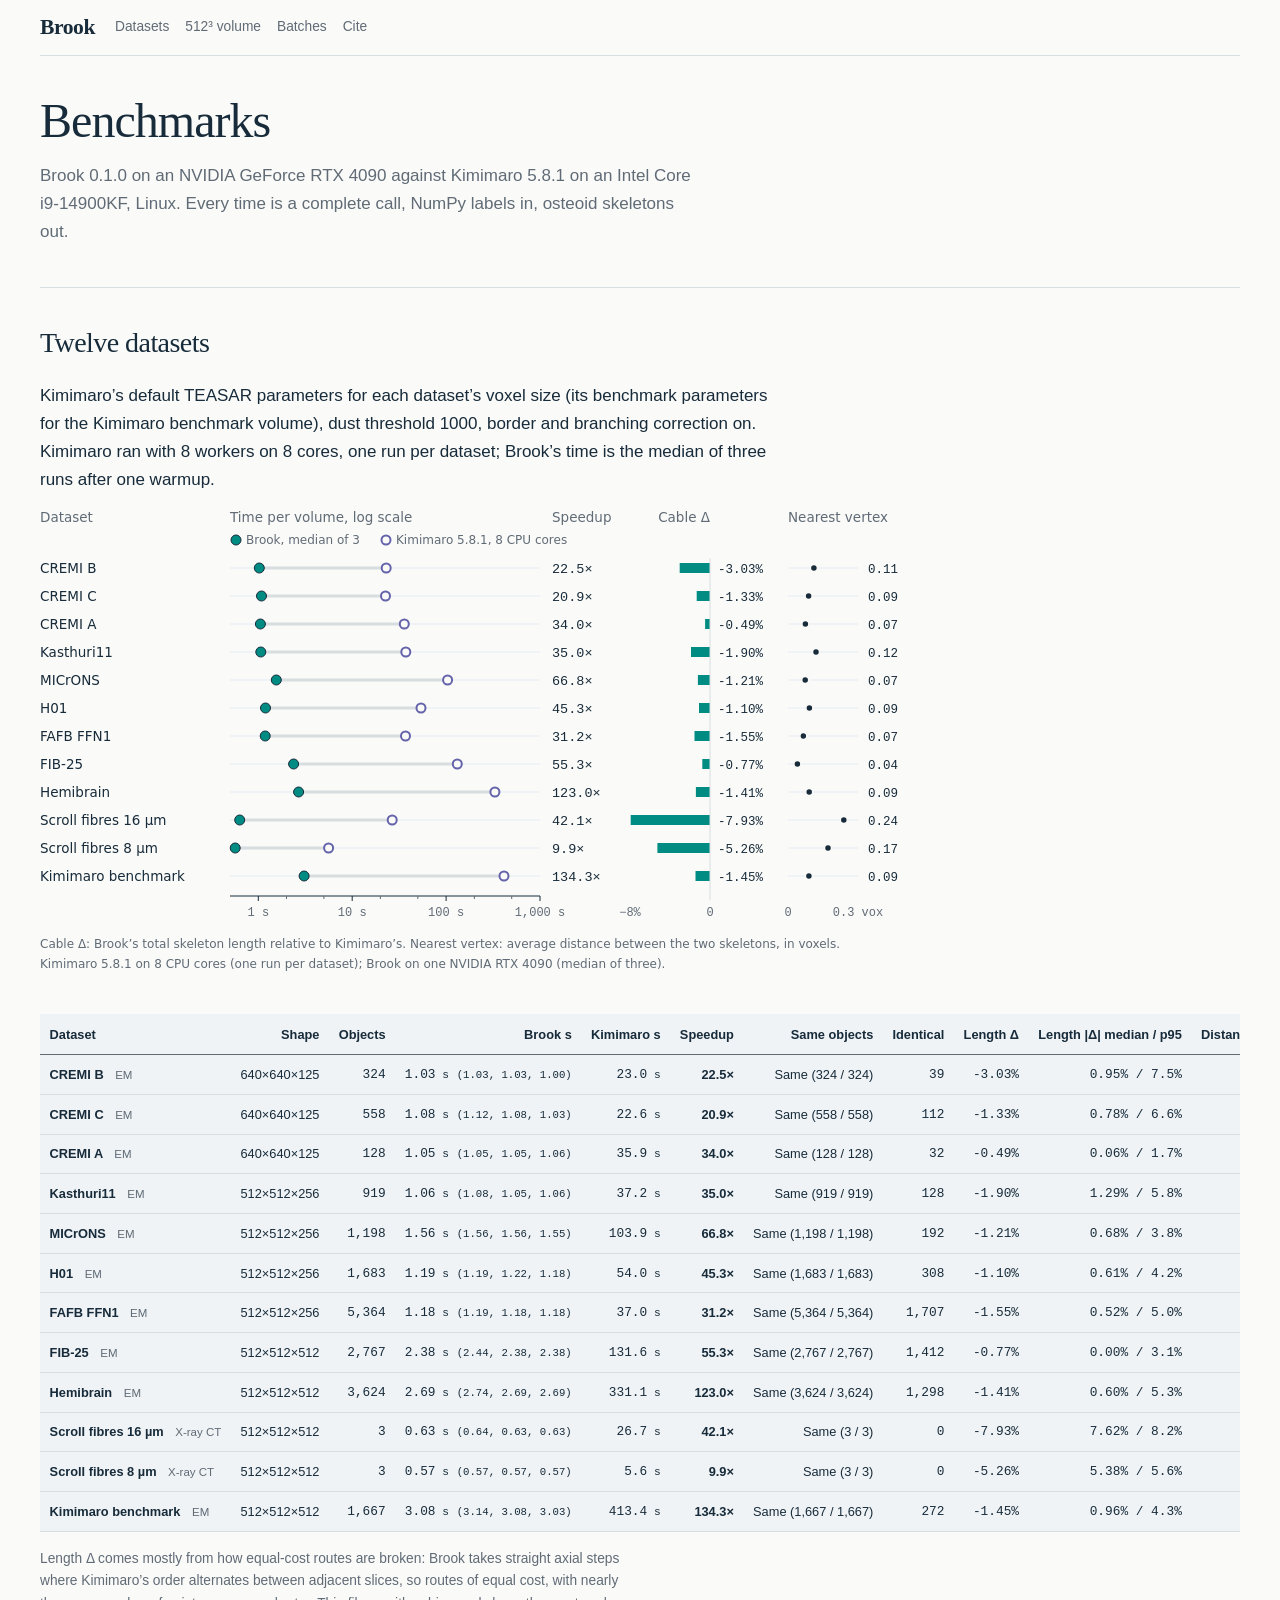
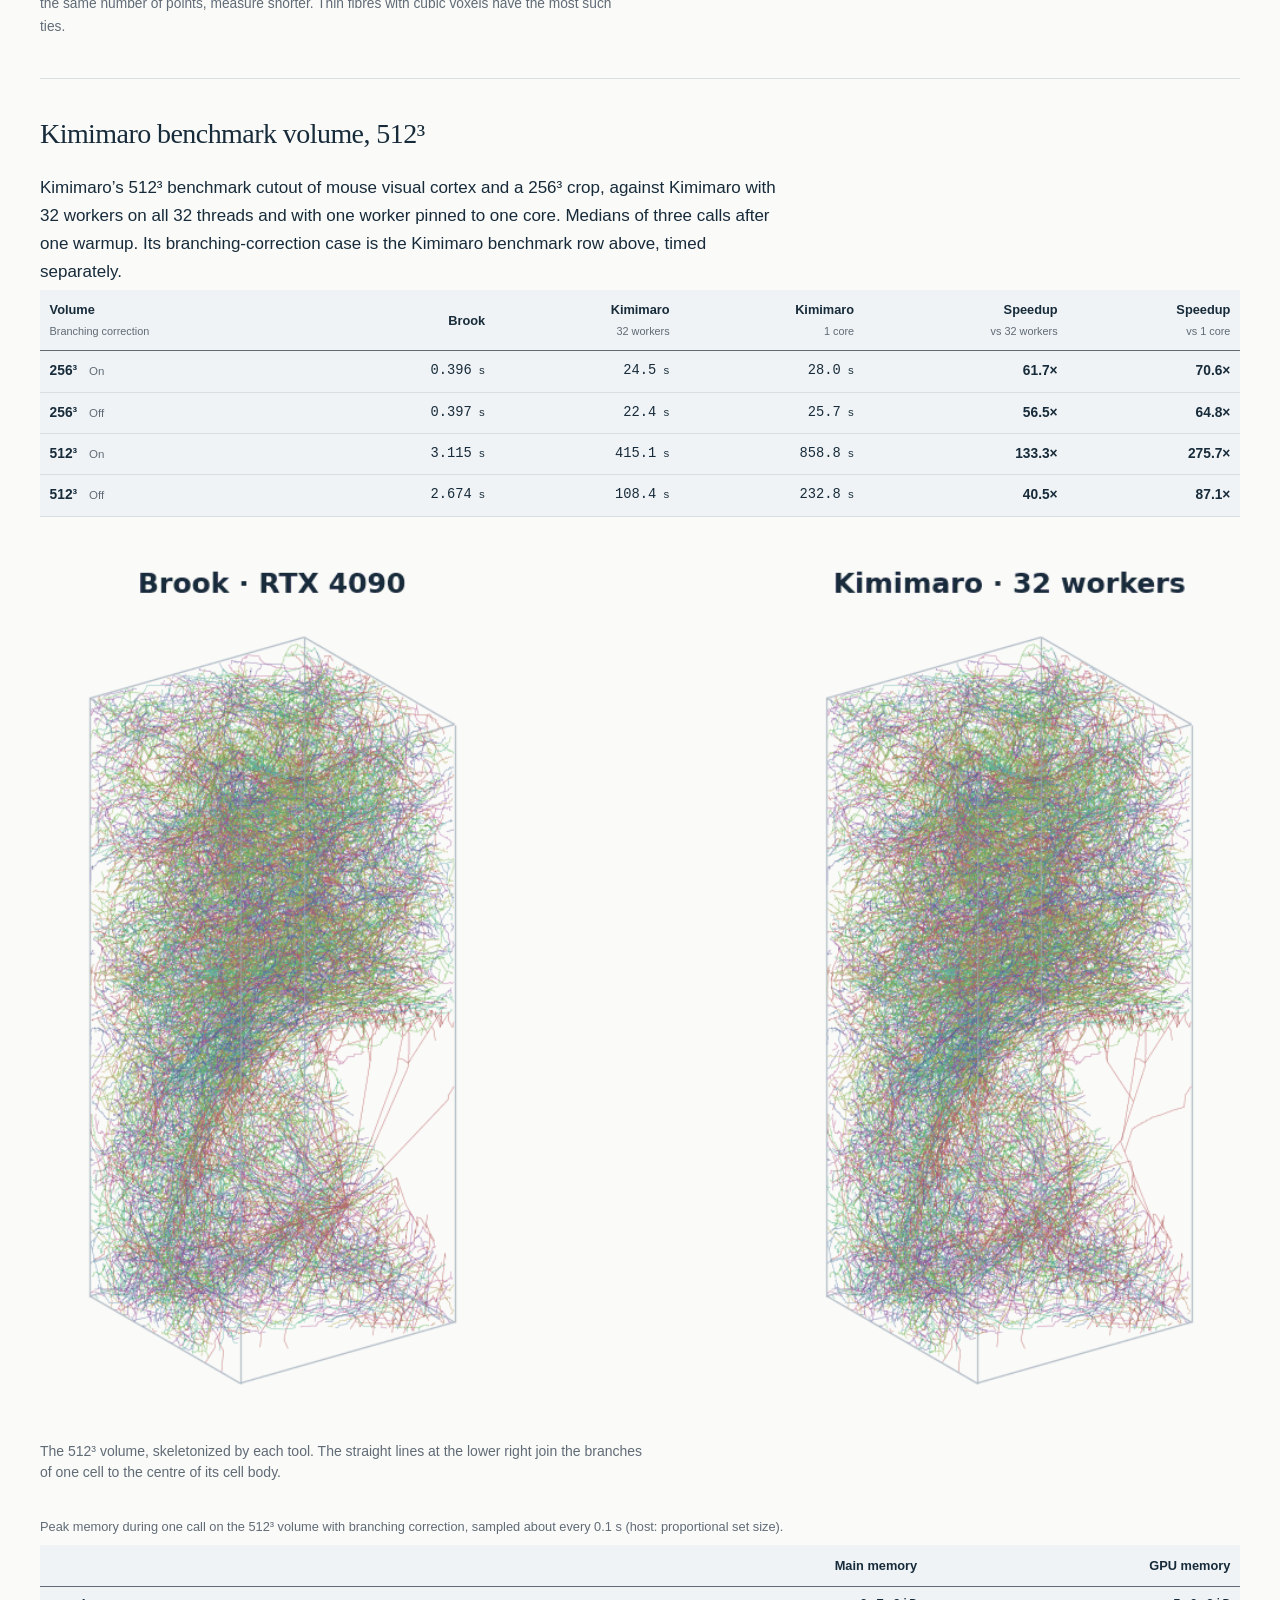
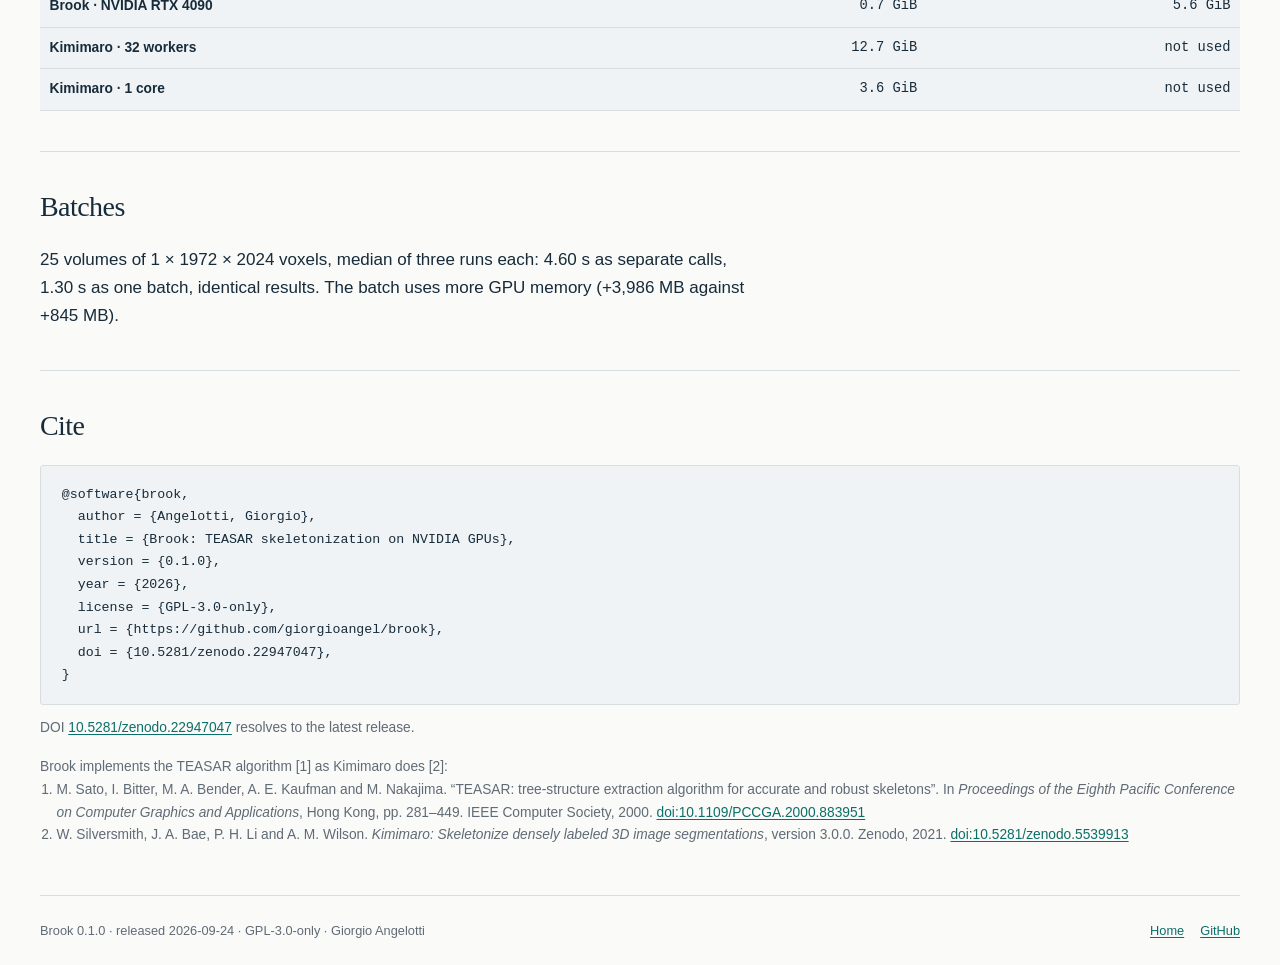
<file: site/evidence.html>
<!doctype html>
<html lang="en">
<head><meta charset="utf-8"><meta name="viewport" content="width=device-width, initial-scale=1"><meta name="theme-color" content="#fafaf8"><meta name="description" content="Brook on an NVIDIA RTX 4090 against Kimimaro 5.8.1 with 1, 8 and 32 CPU workers: time per volume and skeleton agreement on twelve datasets."><meta property="og:title" content="Brook benchmarks: NVIDIA RTX 4090 against Kimimaro"><meta property="og:description" content="Brook on an NVIDIA RTX 4090 against Kimimaro 5.8.1 with 1, 8 and 32 CPU workers: time per volume and skeleton agreement on twelve datasets."><meta property="og:type" content="website">
  <link rel="canonical" href="https://giorgioangel.github.io/brook/evidence.html">
  <meta property="og:url" content="https://giorgioangel.github.io/brook/evidence.html">
  <meta property="og:site_name" content="Brook">
  <meta property="og:image" content="https://giorgioangel.github.io/brook/assets/social-card.png">
  <meta property="og:image:type" content="image/png">
  <meta property="og:image:width" content="1280">
  <meta property="og:image:height" content="640">
  <meta property="og:image:alt" content="Seconds per volume on twelve datasets: Brook on an NVIDIA RTX 4090 against Kimimaro on 8 CPU cores">
  <meta name="twitter:card" content="summary_large_image">
  <title>Brook benchmarks: NVIDIA RTX 4090 against Kimimaro</title><link rel="icon" type="image/svg+xml" href="assets/favicon.svg"><link rel="stylesheet" href="assets/style.css"></head>
<body>
  <a class="skip-link" href="#main">Skip to content</a>
  <nav class="site-nav wrap" aria-label="Project navigation">
    <a class="wordmark" href="./">Brook</a>
    <div class="nav-links"><a href="#datasets">Datasets</a><a href="#benchmark">512³ volume</a><a href="#batch">Batches</a><a href="#cite">Cite</a></div>
  </nav>
  <main id="main" class="wrap evidence-main">
    <div class="evidence-title"><h1>Benchmarks</h1><p>Brook 0.1.0 on an NVIDIA GeForce RTX 4090 against Kimimaro 5.8.1 on an Intel Core i9-14900KF, Linux. Every time is a complete call, NumPy labels in, osteoid skeletons out.</p></div>

    <section class="evidence-method" id="datasets"><h2>Twelve datasets</h2>
      <p>Kimimaro’s default TEASAR parameters for each dataset’s voxel size (its benchmark parameters for the Kimimaro benchmark volume), dust threshold 1000, border and branching correction on. Kimimaro ran with 8 workers on 8 cores, one run per dataset; Brook’s time is the median of three runs after one warmup.</p>
      <figure class="fig" id="fig-generality">
        <div class="fig-body"><div class="fig-wide w880"><svg class="generality-figure generality-figure-wide" id="gen-wide" role="img" aria-labelledby="gen-wide-title gen-wide-desc" viewBox="0 0 880 480" width="880" height="480" font-family="system-ui, -apple-system, 'Segoe UI', Roboto, 'Helvetica Neue', sans-serif" font-size="13" fill="#172b3a"><title id="gen-wide-title">Brook and Kimimaro on 12 datasets: time per volume, skeleton length and distance between skeletons</title><desc id="gen-wide-desc">12 of 12 datasets complete. Speedup 9.9× to 134.3× (median 38.5×). Total cable length -7.93% to -0.49%; mean nearest-vertex distance at most 0.24 voxels. Kimimaro 5.8.1 on 8 CPU cores, one run; Brook median of three.</desc><g id="gen-wide-header"><text x="0" y="20" text-anchor="start" font-size="13.5" fill="#606b76">Dataset</text><text x="190" y="20" text-anchor="start" font-size="13.5" fill="#606b76">Time per volume, log scale</text><text x="512" y="20" text-anchor="start" font-size="13.5" fill="#606b76">Speedup</text><text x="670" y="20" text-anchor="end" font-size="13.5" fill="#606b76">Cable Δ</text><text x="748" y="20" text-anchor="start" font-size="13.5" fill="#606b76">Nearest vertex</text><circle cx="196.0" cy="38" r="5" fill="#008b83" stroke="#172b3a" stroke-width="1"/><text x="206" y="42" text-anchor="start" font-size="12" fill="#606b76">Brook, median of 3</text><circle cx="346.0" cy="38" r="4.5" fill="#fafaf8" stroke="#6563aa" stroke-width="2"/><text x="356" y="42" text-anchor="start" font-size="12" fill="#606b76">Kimimaro 5.8.1, 8 CPU cores</text></g><g id="gen-wide-cremi_b"><text x="0" y="71" text-anchor="start" font-size="13.5" fill="#172b3a">CREMI B</text><line x1="190" x2="500" y1="66" y2="66" stroke="#eff3f5" stroke-width="2"/><line x1="219.3" x2="346.2" y1="66" y2="66" stroke="#d8dde0" stroke-width="3"/><circle cx="346.2" cy="66" r="4.5" fill="#fafaf8" stroke="#6563aa" stroke-width="2"/><circle cx="219.3" cy="66" r="5" fill="#008b83" stroke="#172b3a" stroke-width="1"/><text x="512" y="71" text-anchor="start" font-size="13.5" fill="#172b3a" font-family="ui-monospace, 'SF Mono', Menlo, Consolas, monospace">22.5×</text><rect x="639.7" y="61" width="30.3" height="10" fill="#008b83"/><text x="678" y="71" text-anchor="start" font-size="12.5" fill="#172b3a" font-family="ui-monospace, 'SF Mono', Menlo, Consolas, monospace">-3.03%</text><line x1="748" x2="818" y1="66" y2="66" stroke="#eff3f5" stroke-width="2"/><circle cx="773.9" cy="66" r="3.5" fill="#172b3a" stroke="#fafaf8" stroke-width="1.5"/><text x="828" y="71" text-anchor="start" font-size="12.5" fill="#172b3a" font-family="ui-monospace, 'SF Mono', Menlo, Consolas, monospace">0.11</text></g><g id="gen-wide-cremi_c"><text x="0" y="99" text-anchor="start" font-size="13.5" fill="#172b3a">CREMI C</text><line x1="190" x2="500" y1="94" y2="94" stroke="#eff3f5" stroke-width="2"/><line x1="221.5" x2="345.5" y1="94" y2="94" stroke="#d8dde0" stroke-width="3"/><circle cx="345.5" cy="94" r="4.5" fill="#fafaf8" stroke="#6563aa" stroke-width="2"/><circle cx="221.5" cy="94" r="5" fill="#008b83" stroke="#172b3a" stroke-width="1"/><text x="512" y="99" text-anchor="start" font-size="13.5" fill="#172b3a" font-family="ui-monospace, 'SF Mono', Menlo, Consolas, monospace">20.9×</text><rect x="656.7" y="89" width="13.3" height="10" fill="#008b83"/><text x="678" y="99" text-anchor="start" font-size="12.5" fill="#172b3a" font-family="ui-monospace, 'SF Mono', Menlo, Consolas, monospace">-1.33%</text><line x1="748" x2="818" y1="94" y2="94" stroke="#eff3f5" stroke-width="2"/><circle cx="768.6" cy="94" r="3.5" fill="#172b3a" stroke="#fafaf8" stroke-width="1.5"/><text x="828" y="99" text-anchor="start" font-size="12.5" fill="#172b3a" font-family="ui-monospace, 'SF Mono', Menlo, Consolas, monospace">0.09</text></g><g id="gen-wide-cremi_a"><text x="0" y="127" text-anchor="start" font-size="13.5" fill="#172b3a">CREMI A</text><line x1="190" x2="500" y1="122" y2="122" stroke="#eff3f5" stroke-width="2"/><line x1="220.4" x2="364.3" y1="122" y2="122" stroke="#d8dde0" stroke-width="3"/><circle cx="364.3" cy="122" r="4.5" fill="#fafaf8" stroke="#6563aa" stroke-width="2"/><circle cx="220.4" cy="122" r="5" fill="#008b83" stroke="#172b3a" stroke-width="1"/><text x="512" y="127" text-anchor="start" font-size="13.5" fill="#172b3a" font-family="ui-monospace, 'SF Mono', Menlo, Consolas, monospace">34.0×</text><rect x="665.1" y="117" width="4.9" height="10" fill="#008b83"/><text x="678" y="127" text-anchor="start" font-size="12.5" fill="#172b3a" font-family="ui-monospace, 'SF Mono', Menlo, Consolas, monospace">-0.49%</text><line x1="748" x2="818" y1="122" y2="122" stroke="#eff3f5" stroke-width="2"/><circle cx="765.4" cy="122" r="3.5" fill="#172b3a" stroke="#fafaf8" stroke-width="1.5"/><text x="828" y="127" text-anchor="start" font-size="12.5" fill="#172b3a" font-family="ui-monospace, 'SF Mono', Menlo, Consolas, monospace">0.07</text></g><g id="gen-wide-kasthuri11"><text x="0" y="155" text-anchor="start" font-size="13.5" fill="#172b3a">Kasthuri11</text><line x1="190" x2="500" y1="150" y2="150" stroke="#eff3f5" stroke-width="2"/><line x1="220.8" x2="365.8" y1="150" y2="150" stroke="#d8dde0" stroke-width="3"/><circle cx="365.8" cy="150" r="4.5" fill="#fafaf8" stroke="#6563aa" stroke-width="2"/><circle cx="220.8" cy="150" r="5" fill="#008b83" stroke="#172b3a" stroke-width="1"/><text x="512" y="155" text-anchor="start" font-size="13.5" fill="#172b3a" font-family="ui-monospace, 'SF Mono', Menlo, Consolas, monospace">35.0×</text><rect x="651.0" y="145" width="19.0" height="10" fill="#008b83"/><text x="678" y="155" text-anchor="start" font-size="12.5" fill="#172b3a" font-family="ui-monospace, 'SF Mono', Menlo, Consolas, monospace">-1.90%</text><line x1="748" x2="818" y1="150" y2="150" stroke="#eff3f5" stroke-width="2"/><circle cx="776.0" cy="150" r="3.5" fill="#172b3a" stroke="#fafaf8" stroke-width="1.5"/><text x="828" y="155" text-anchor="start" font-size="12.5" fill="#172b3a" font-family="ui-monospace, 'SF Mono', Menlo, Consolas, monospace">0.12</text></g><g id="gen-wide-minnie65"><text x="0" y="183" text-anchor="start" font-size="13.5" fill="#172b3a">MICrONS</text><line x1="190" x2="500" y1="178" y2="178" stroke="#eff3f5" stroke-width="2"/><line x1="236.3" x2="407.6" y1="178" y2="178" stroke="#d8dde0" stroke-width="3"/><circle cx="407.6" cy="178" r="4.5" fill="#fafaf8" stroke="#6563aa" stroke-width="2"/><circle cx="236.3" cy="178" r="5" fill="#008b83" stroke="#172b3a" stroke-width="1"/><text x="512" y="183" text-anchor="start" font-size="13.5" fill="#172b3a" font-family="ui-monospace, 'SF Mono', Menlo, Consolas, monospace">66.8×</text><rect x="657.9" y="173" width="12.1" height="10" fill="#008b83"/><text x="678" y="183" text-anchor="start" font-size="12.5" fill="#172b3a" font-family="ui-monospace, 'SF Mono', Menlo, Consolas, monospace">-1.21%</text><line x1="748" x2="818" y1="178" y2="178" stroke="#eff3f5" stroke-width="2"/><circle cx="765.2" cy="178" r="3.5" fill="#172b3a" stroke="#fafaf8" stroke-width="1.5"/><text x="828" y="183" text-anchor="start" font-size="12.5" fill="#172b3a" font-family="ui-monospace, 'SF Mono', Menlo, Consolas, monospace">0.07</text></g><g id="gen-wide-h01"><text x="0" y="211" text-anchor="start" font-size="13.5" fill="#172b3a">H01</text><line x1="190" x2="500" y1="206" y2="206" stroke="#eff3f5" stroke-width="2"/><line x1="225.5" x2="381.0" y1="206" y2="206" stroke="#d8dde0" stroke-width="3"/><circle cx="381.0" cy="206" r="4.5" fill="#fafaf8" stroke="#6563aa" stroke-width="2"/><circle cx="225.5" cy="206" r="5" fill="#008b83" stroke="#172b3a" stroke-width="1"/><text x="512" y="211" text-anchor="start" font-size="13.5" fill="#172b3a" font-family="ui-monospace, 'SF Mono', Menlo, Consolas, monospace">45.3×</text><rect x="659.0" y="201" width="11.0" height="10" fill="#008b83"/><text x="678" y="211" text-anchor="start" font-size="12.5" fill="#172b3a" font-family="ui-monospace, 'SF Mono', Menlo, Consolas, monospace">-1.10%</text><line x1="748" x2="818" y1="206" y2="206" stroke="#eff3f5" stroke-width="2"/><circle cx="769.4" cy="206" r="3.5" fill="#172b3a" stroke="#fafaf8" stroke-width="1.5"/><text x="828" y="211" text-anchor="start" font-size="12.5" fill="#172b3a" font-family="ui-monospace, 'SF Mono', Menlo, Consolas, monospace">0.09</text></g><g id="gen-wide-fafb_ffn1"><text x="0" y="239" text-anchor="start" font-size="13.5" fill="#172b3a">FAFB FFN1</text><line x1="190" x2="500" y1="234" y2="234" stroke="#eff3f5" stroke-width="2"/><line x1="225.2" x2="365.5" y1="234" y2="234" stroke="#d8dde0" stroke-width="3"/><circle cx="365.5" cy="234" r="4.5" fill="#fafaf8" stroke="#6563aa" stroke-width="2"/><circle cx="225.2" cy="234" r="5" fill="#008b83" stroke="#172b3a" stroke-width="1"/><text x="512" y="239" text-anchor="start" font-size="13.5" fill="#172b3a" font-family="ui-monospace, 'SF Mono', Menlo, Consolas, monospace">31.2×</text><rect x="654.5" y="229" width="15.5" height="10" fill="#008b83"/><text x="678" y="239" text-anchor="start" font-size="12.5" fill="#172b3a" font-family="ui-monospace, 'SF Mono', Menlo, Consolas, monospace">-1.55%</text><line x1="748" x2="818" y1="234" y2="234" stroke="#eff3f5" stroke-width="2"/><circle cx="763.3" cy="234" r="3.5" fill="#172b3a" stroke="#fafaf8" stroke-width="1.5"/><text x="828" y="239" text-anchor="start" font-size="12.5" fill="#172b3a" font-family="ui-monospace, 'SF Mono', Menlo, Consolas, monospace">0.07</text></g><g id="gen-wide-fib25"><text x="0" y="267" text-anchor="start" font-size="13.5" fill="#172b3a">FIB-25</text><line x1="190" x2="500" y1="262" y2="262" stroke="#eff3f5" stroke-width="2"/><line x1="253.6" x2="417.3" y1="262" y2="262" stroke="#d8dde0" stroke-width="3"/><circle cx="417.3" cy="262" r="4.5" fill="#fafaf8" stroke="#6563aa" stroke-width="2"/><circle cx="253.6" cy="262" r="5" fill="#008b83" stroke="#172b3a" stroke-width="1"/><text x="512" y="267" text-anchor="start" font-size="13.5" fill="#172b3a" font-family="ui-monospace, 'SF Mono', Menlo, Consolas, monospace">55.3×</text><rect x="662.3" y="257" width="7.7" height="10" fill="#008b83"/><text x="678" y="267" text-anchor="start" font-size="12.5" fill="#172b3a" font-family="ui-monospace, 'SF Mono', Menlo, Consolas, monospace">-0.77%</text><line x1="748" x2="818" y1="262" y2="262" stroke="#eff3f5" stroke-width="2"/><circle cx="757.4" cy="262" r="3.5" fill="#172b3a" stroke="#fafaf8" stroke-width="1.5"/><text x="828" y="267" text-anchor="start" font-size="12.5" fill="#172b3a" font-family="ui-monospace, 'SF Mono', Menlo, Consolas, monospace">0.04</text></g><g id="gen-wide-hemibrain"><text x="0" y="295" text-anchor="start" font-size="13.5" fill="#172b3a">Hemibrain</text><line x1="190" x2="500" y1="290" y2="290" stroke="#eff3f5" stroke-width="2"/><line x1="258.6" x2="454.9" y1="290" y2="290" stroke="#d8dde0" stroke-width="3"/><circle cx="454.9" cy="290" r="4.5" fill="#fafaf8" stroke="#6563aa" stroke-width="2"/><circle cx="258.6" cy="290" r="5" fill="#008b83" stroke="#172b3a" stroke-width="1"/><text x="512" y="295" text-anchor="start" font-size="13.5" fill="#172b3a" font-family="ui-monospace, 'SF Mono', Menlo, Consolas, monospace">123.0×</text><rect x="655.9" y="285" width="14.1" height="10" fill="#008b83"/><text x="678" y="295" text-anchor="start" font-size="12.5" fill="#172b3a" font-family="ui-monospace, 'SF Mono', Menlo, Consolas, monospace">-1.41%</text><line x1="748" x2="818" y1="290" y2="290" stroke="#eff3f5" stroke-width="2"/><circle cx="769.2" cy="290" r="3.5" fill="#172b3a" stroke="#fafaf8" stroke-width="1.5"/><text x="828" y="295" text-anchor="start" font-size="12.5" fill="#172b3a" font-family="ui-monospace, 'SF Mono', Menlo, Consolas, monospace">0.09</text></g><g id="gen-wide-scroll_fibers_l1"><text x="0" y="323" text-anchor="start" font-size="13.5" fill="#172b3a">Scroll fibres 16 µm</text><line x1="190" x2="500" y1="318" y2="318" stroke="#eff3f5" stroke-width="2"/><line x1="199.7" x2="352.2" y1="318" y2="318" stroke="#d8dde0" stroke-width="3"/><circle cx="352.2" cy="318" r="4.5" fill="#fafaf8" stroke="#6563aa" stroke-width="2"/><circle cx="199.7" cy="318" r="5" fill="#008b83" stroke="#172b3a" stroke-width="1"/><text x="512" y="323" text-anchor="start" font-size="13.5" fill="#172b3a" font-family="ui-monospace, 'SF Mono', Menlo, Consolas, monospace">42.1×</text><rect x="590.7" y="313" width="79.3" height="10" fill="#008b83"/><text x="678" y="323" text-anchor="start" font-size="12.5" fill="#172b3a" font-family="ui-monospace, 'SF Mono', Menlo, Consolas, monospace">-7.93%</text><line x1="748" x2="818" y1="318" y2="318" stroke="#eff3f5" stroke-width="2"/><circle cx="803.8" cy="318" r="3.5" fill="#172b3a" stroke="#fafaf8" stroke-width="1.5"/><text x="828" y="323" text-anchor="start" font-size="12.5" fill="#172b3a" font-family="ui-monospace, 'SF Mono', Menlo, Consolas, monospace">0.24</text></g><g id="gen-wide-scroll_fibers"><text x="0" y="351" text-anchor="start" font-size="13.5" fill="#172b3a">Scroll fibres 8 µm</text><line x1="190" x2="500" y1="346" y2="346" stroke="#eff3f5" stroke-width="2"/><line x1="195.2" x2="288.6" y1="346" y2="346" stroke="#d8dde0" stroke-width="3"/><circle cx="288.6" cy="346" r="4.5" fill="#fafaf8" stroke="#6563aa" stroke-width="2"/><circle cx="195.2" cy="346" r="5" fill="#008b83" stroke="#172b3a" stroke-width="1"/><text x="512" y="351" text-anchor="start" font-size="13.5" fill="#172b3a" font-family="ui-monospace, 'SF Mono', Menlo, Consolas, monospace">9.9×</text><rect x="617.4" y="341" width="52.6" height="10" fill="#008b83"/><text x="678" y="351" text-anchor="start" font-size="12.5" fill="#172b3a" font-family="ui-monospace, 'SF Mono', Menlo, Consolas, monospace">-5.26%</text><line x1="748" x2="818" y1="346" y2="346" stroke="#eff3f5" stroke-width="2"/><circle cx="788.0" cy="346" r="3.5" fill="#172b3a" stroke="#fafaf8" stroke-width="1.5"/><text x="828" y="351" text-anchor="start" font-size="12.5" fill="#172b3a" font-family="ui-monospace, 'SF Mono', Menlo, Consolas, monospace">0.17</text></g><g id="gen-wide-connectomics"><text x="0" y="379" text-anchor="start" font-size="13.5" fill="#172b3a">Kimimaro benchmark</text><line x1="190" x2="500" y1="374" y2="374" stroke="#eff3f5" stroke-width="2"/><line x1="264.1" x2="464.0" y1="374" y2="374" stroke="#d8dde0" stroke-width="3"/><circle cx="464.0" cy="374" r="4.5" fill="#fafaf8" stroke="#6563aa" stroke-width="2"/><circle cx="264.1" cy="374" r="5" fill="#008b83" stroke="#172b3a" stroke-width="1"/><text x="512" y="379" text-anchor="start" font-size="13.5" fill="#172b3a" font-family="ui-monospace, 'SF Mono', Menlo, Consolas, monospace">134.3×</text><rect x="655.5" y="369" width="14.5" height="10" fill="#008b83"/><text x="678" y="379" text-anchor="start" font-size="12.5" fill="#172b3a" font-family="ui-monospace, 'SF Mono', Menlo, Consolas, monospace">-1.45%</text><line x1="748" x2="818" y1="374" y2="374" stroke="#eff3f5" stroke-width="2"/><circle cx="768.9" cy="374" r="3.5" fill="#172b3a" stroke="#fafaf8" stroke-width="1.5"/><text x="828" y="379" text-anchor="start" font-size="12.5" fill="#172b3a" font-family="ui-monospace, 'SF Mono', Menlo, Consolas, monospace">0.09</text></g><g id="gen-wide-axis"><line x1="190" x2="500" y1="394" y2="394" stroke="#172b3a" stroke-width="1"/><line x1="218.3" x2="218.3" y1="394" y2="399" stroke="#172b3a" stroke-width="1"/><text x="218.3" y="414" text-anchor="middle" font-size="12" fill="#606b76" font-family="ui-monospace, 'SF Mono', Menlo, Consolas, monospace">1 s</text><line x1="246.5" x2="246.5" y1="394" y2="397" stroke="#606b76" stroke-width="1"/><line x1="283.9" x2="283.9" y1="394" y2="397" stroke="#606b76" stroke-width="1"/><line x1="312.2" x2="312.2" y1="394" y2="399" stroke="#172b3a" stroke-width="1"/><text x="312.2" y="414" text-anchor="middle" font-size="12" fill="#606b76" font-family="ui-monospace, 'SF Mono', Menlo, Consolas, monospace">10 s</text><line x1="340.4" x2="340.4" y1="394" y2="397" stroke="#606b76" stroke-width="1"/><line x1="377.8" x2="377.8" y1="394" y2="397" stroke="#606b76" stroke-width="1"/><line x1="406.1" x2="406.1" y1="394" y2="399" stroke="#172b3a" stroke-width="1"/><text x="406.1" y="414" text-anchor="middle" font-size="12" fill="#606b76" font-family="ui-monospace, 'SF Mono', Menlo, Consolas, monospace">100 s</text><line x1="434.4" x2="434.4" y1="394" y2="397" stroke="#606b76" stroke-width="1"/><line x1="471.7" x2="471.7" y1="394" y2="397" stroke="#606b76" stroke-width="1"/><line x1="500.0" x2="500.0" y1="394" y2="399" stroke="#172b3a" stroke-width="1"/><text x="500" y="414" text-anchor="middle" font-size="12" fill="#606b76" font-family="ui-monospace, 'SF Mono', Menlo, Consolas, monospace">1,000 s</text><line x1="670" x2="670" y1="56" y2="398" stroke="#d8dde0" stroke-width="1"/><text x="590" y="414" text-anchor="middle" font-size="12" fill="#606b76" font-family="ui-monospace, 'SF Mono', Menlo, Consolas, monospace">−8%</text><text x="670" y="414" text-anchor="middle" font-size="12" fill="#606b76" font-family="ui-monospace, 'SF Mono', Menlo, Consolas, monospace">0</text><text x="748" y="414" text-anchor="middle" font-size="12" fill="#606b76" font-family="ui-monospace, 'SF Mono', Menlo, Consolas, monospace">0</text><text x="818" y="414" text-anchor="middle" font-size="12" fill="#606b76" font-family="ui-monospace, 'SF Mono', Menlo, Consolas, monospace">0.3 vox</text></g><text x="0" y="446" text-anchor="start" font-size="12" fill="#606b76">Cable Δ: Brook’s total skeleton length relative to Kimimaro’s. Nearest vertex: average distance between the two skeletons, in voxels.</text><text x="0" y="466" text-anchor="start" font-size="12" fill="#606b76">Kimimaro 5.8.1 on 8 CPU cores (one run per dataset); Brook on one NVIDIA RTX 4090 (median of three).</text></svg></div><div class="fig-compact"><svg class="generality-figure generality-figure-narrow" id="gen-narrow" role="img" aria-labelledby="gen-narrow-title gen-narrow-desc" viewBox="0 0 360 872" width="360" height="872" font-family="system-ui, -apple-system, 'Segoe UI', Roboto, 'Helvetica Neue', sans-serif" font-size="13" fill="#172b3a"><title id="gen-narrow-title">Brook and Kimimaro on 12 datasets: time per volume, skeleton length and distance between skeletons</title><desc id="gen-narrow-desc">12 of 12 datasets complete. Speedup 9.9× to 134.3× (median 38.5×). Total cable length -7.93% to -0.49%; mean nearest-vertex distance at most 0.24 voxels. Kimimaro 5.8.1 on 8 CPU cores, one run; Brook median of three.</desc><g id="gen-narrow-legend"><circle cx="14.0" cy="14" r="5" fill="#008b83" stroke="#172b3a" stroke-width="1"/><text x="24" y="18" text-anchor="start" font-size="12" fill="#172b3a">Brook, median of 3</text><circle cx="184.0" cy="14" r="4.5" fill="#fafaf8" stroke="#6563aa" stroke-width="2"/><text x="194" y="18" text-anchor="start" font-size="12" fill="#172b3a">Kimimaro, 8 cores</text></g><text x="8" y="38" text-anchor="start" font-size="11.5" fill="#606b76">time per volume, log scale</text><g id="gen-narrow-cremi_b"><text x="8" y="62" text-anchor="start" font-size="13" fill="#172b3a" font-weight="600">CREMI B</text><text x="352" y="62" text-anchor="end" font-size="13" fill="#172b3a" font-family="ui-monospace, 'SF Mono', Menlo, Consolas, monospace" font-weight="600">22.5×</text><line x1="8" x2="352" y1="82" y2="82" stroke="#eff3f5" stroke-width="2"/><line x1="45.4" x2="181.3" y1="82" y2="82" stroke="#d8dde0" stroke-width="3"/><circle cx="181.3" cy="82" r="4.5" fill="#fafaf8" stroke="#6563aa" stroke-width="2"/><circle cx="45.4" cy="82" r="5" fill="#008b83" stroke="#172b3a" stroke-width="1"/><text x="8" y="102" text-anchor="start" font-size="11.5" fill="#606b76" font-family="ui-monospace, 'SF Mono', Menlo, Consolas, monospace">cable -3.03% · nearest 0.11 vox · same labels</text></g><g id="gen-narrow-cremi_c"><text x="8" y="126" text-anchor="start" font-size="13" fill="#172b3a" font-weight="600">CREMI C</text><text x="352" y="126" text-anchor="end" font-size="13" fill="#172b3a" font-family="ui-monospace, 'SF Mono', Menlo, Consolas, monospace" font-weight="600">20.9×</text><line x1="8" x2="352" y1="146" y2="146" stroke="#eff3f5" stroke-width="2"/><line x1="47.8" x2="180.5" y1="146" y2="146" stroke="#d8dde0" stroke-width="3"/><circle cx="180.5" cy="146" r="4.5" fill="#fafaf8" stroke="#6563aa" stroke-width="2"/><circle cx="47.8" cy="146" r="5" fill="#008b83" stroke="#172b3a" stroke-width="1"/><text x="8" y="166" text-anchor="start" font-size="11.5" fill="#606b76" font-family="ui-monospace, 'SF Mono', Menlo, Consolas, monospace">cable -1.33% · nearest 0.09 vox · same labels</text></g><g id="gen-narrow-cremi_a"><text x="8" y="190" text-anchor="start" font-size="13" fill="#172b3a" font-weight="600">CREMI A</text><text x="352" y="190" text-anchor="end" font-size="13" fill="#172b3a" font-family="ui-monospace, 'SF Mono', Menlo, Consolas, monospace" font-weight="600">34.0×</text><line x1="8" x2="352" y1="210" y2="210" stroke="#eff3f5" stroke-width="2"/><line x1="46.6" x2="200.6" y1="210" y2="210" stroke="#d8dde0" stroke-width="3"/><circle cx="200.6" cy="210" r="4.5" fill="#fafaf8" stroke="#6563aa" stroke-width="2"/><circle cx="46.6" cy="210" r="5" fill="#008b83" stroke="#172b3a" stroke-width="1"/><text x="8" y="230" text-anchor="start" font-size="11.5" fill="#606b76" font-family="ui-monospace, 'SF Mono', Menlo, Consolas, monospace">cable -0.49% · nearest 0.07 vox · same labels</text></g><g id="gen-narrow-kasthuri11"><text x="8" y="254" text-anchor="start" font-size="13" fill="#172b3a" font-weight="600">Kasthuri11</text><text x="352" y="254" text-anchor="end" font-size="13" fill="#172b3a" font-family="ui-monospace, 'SF Mono', Menlo, Consolas, monospace" font-weight="600">35.0×</text><line x1="8" x2="352" y1="274" y2="274" stroke="#eff3f5" stroke-width="2"/><line x1="47.0" x2="202.2" y1="274" y2="274" stroke="#d8dde0" stroke-width="3"/><circle cx="202.2" cy="274" r="4.5" fill="#fafaf8" stroke="#6563aa" stroke-width="2"/><circle cx="47.0" cy="274" r="5" fill="#008b83" stroke="#172b3a" stroke-width="1"/><text x="8" y="294" text-anchor="start" font-size="11.5" fill="#606b76" font-family="ui-monospace, 'SF Mono', Menlo, Consolas, monospace">cable -1.90% · nearest 0.12 vox · same labels</text></g><g id="gen-narrow-minnie65"><text x="8" y="318" text-anchor="start" font-size="13" fill="#172b3a" font-weight="600">MICrONS</text><text x="352" y="318" text-anchor="end" font-size="13" fill="#172b3a" font-family="ui-monospace, 'SF Mono', Menlo, Consolas, monospace" font-weight="600">66.8×</text><line x1="8" x2="352" y1="338" y2="338" stroke="#eff3f5" stroke-width="2"/><line x1="63.6" x2="247.1" y1="338" y2="338" stroke="#d8dde0" stroke-width="3"/><circle cx="247.1" cy="338" r="4.5" fill="#fafaf8" stroke="#6563aa" stroke-width="2"/><circle cx="63.6" cy="338" r="5" fill="#008b83" stroke="#172b3a" stroke-width="1"/><text x="8" y="358" text-anchor="start" font-size="11.5" fill="#606b76" font-family="ui-monospace, 'SF Mono', Menlo, Consolas, monospace">cable -1.21% · nearest 0.07 vox · same labels</text></g><g id="gen-narrow-h01"><text x="8" y="382" text-anchor="start" font-size="13" fill="#172b3a" font-weight="600">H01</text><text x="352" y="382" text-anchor="end" font-size="13" fill="#172b3a" font-family="ui-monospace, 'SF Mono', Menlo, Consolas, monospace" font-weight="600">45.3×</text><line x1="8" x2="352" y1="402" y2="402" stroke="#eff3f5" stroke-width="2"/><line x1="52.0" x2="218.5" y1="402" y2="402" stroke="#d8dde0" stroke-width="3"/><circle cx="218.5" cy="402" r="4.5" fill="#fafaf8" stroke="#6563aa" stroke-width="2"/><circle cx="52.0" cy="402" r="5" fill="#008b83" stroke="#172b3a" stroke-width="1"/><text x="8" y="422" text-anchor="start" font-size="11.5" fill="#606b76" font-family="ui-monospace, 'SF Mono', Menlo, Consolas, monospace">cable -1.10% · nearest 0.09 vox · same labels</text></g><g id="gen-narrow-fafb_ffn1"><text x="8" y="446" text-anchor="start" font-size="13" fill="#172b3a" font-weight="600">FAFB FFN1</text><text x="352" y="446" text-anchor="end" font-size="13" fill="#172b3a" font-family="ui-monospace, 'SF Mono', Menlo, Consolas, monospace" font-weight="600">31.2×</text><line x1="8" x2="352" y1="466" y2="466" stroke="#eff3f5" stroke-width="2"/><line x1="51.6" x2="202.0" y1="466" y2="466" stroke="#d8dde0" stroke-width="3"/><circle cx="202.0" cy="466" r="4.5" fill="#fafaf8" stroke="#6563aa" stroke-width="2"/><circle cx="51.6" cy="466" r="5" fill="#008b83" stroke="#172b3a" stroke-width="1"/><text x="8" y="486" text-anchor="start" font-size="11.5" fill="#606b76" font-family="ui-monospace, 'SF Mono', Menlo, Consolas, monospace">cable -1.55% · nearest 0.07 vox · same labels</text></g><g id="gen-narrow-fib25"><text x="8" y="510" text-anchor="start" font-size="13" fill="#172b3a" font-weight="600">FIB-25</text><text x="352" y="510" text-anchor="end" font-size="13" fill="#172b3a" font-family="ui-monospace, 'SF Mono', Menlo, Consolas, monospace" font-weight="600">55.3×</text><line x1="8" x2="352" y1="530" y2="530" stroke="#eff3f5" stroke-width="2"/><line x1="82.1" x2="257.4" y1="530" y2="530" stroke="#d8dde0" stroke-width="3"/><circle cx="257.4" cy="530" r="4.5" fill="#fafaf8" stroke="#6563aa" stroke-width="2"/><circle cx="82.1" cy="530" r="5" fill="#008b83" stroke="#172b3a" stroke-width="1"/><text x="8" y="550" text-anchor="start" font-size="11.5" fill="#606b76" font-family="ui-monospace, 'SF Mono', Menlo, Consolas, monospace">cable -0.77% · nearest 0.04 vox · same labels</text></g><g id="gen-narrow-hemibrain"><text x="8" y="574" text-anchor="start" font-size="13" fill="#172b3a" font-weight="600">Hemibrain</text><text x="352" y="574" text-anchor="end" font-size="13" fill="#172b3a" font-family="ui-monospace, 'SF Mono', Menlo, Consolas, monospace" font-weight="600">123.0×</text><line x1="8" x2="352" y1="594" y2="594" stroke="#eff3f5" stroke-width="2"/><line x1="87.5" x2="297.7" y1="594" y2="594" stroke="#d8dde0" stroke-width="3"/><circle cx="297.7" cy="594" r="4.5" fill="#fafaf8" stroke="#6563aa" stroke-width="2"/><circle cx="87.5" cy="594" r="5" fill="#008b83" stroke="#172b3a" stroke-width="1"/><text x="8" y="614" text-anchor="start" font-size="11.5" fill="#606b76" font-family="ui-monospace, 'SF Mono', Menlo, Consolas, monospace">cable -1.41% · nearest 0.09 vox · same labels</text></g><g id="gen-narrow-scroll_fibers_l1"><text x="8" y="638" text-anchor="start" font-size="13" fill="#172b3a" font-weight="600">Scroll fibres 16 µm</text><text x="352" y="638" text-anchor="end" font-size="13" fill="#172b3a" font-family="ui-monospace, 'SF Mono', Menlo, Consolas, monospace" font-weight="600">42.1×</text><line x1="8" x2="352" y1="658" y2="658" stroke="#eff3f5" stroke-width="2"/><line x1="24.3" x2="187.7" y1="658" y2="658" stroke="#d8dde0" stroke-width="3"/><circle cx="187.7" cy="658" r="4.5" fill="#fafaf8" stroke="#6563aa" stroke-width="2"/><circle cx="24.3" cy="658" r="5" fill="#008b83" stroke="#172b3a" stroke-width="1"/><text x="8" y="678" text-anchor="start" font-size="11.5" fill="#606b76" font-family="ui-monospace, 'SF Mono', Menlo, Consolas, monospace">cable -7.93% · nearest 0.24 vox · same labels</text></g><g id="gen-narrow-scroll_fibers"><text x="8" y="702" text-anchor="start" font-size="13" fill="#172b3a" font-weight="600">Scroll fibres 8 µm</text><text x="352" y="702" text-anchor="end" font-size="13" fill="#172b3a" font-family="ui-monospace, 'SF Mono', Menlo, Consolas, monospace" font-weight="600">9.9×</text><line x1="8" x2="352" y1="722" y2="722" stroke="#eff3f5" stroke-width="2"/><line x1="19.5" x2="119.6" y1="722" y2="722" stroke="#d8dde0" stroke-width="3"/><circle cx="119.6" cy="722" r="4.5" fill="#fafaf8" stroke="#6563aa" stroke-width="2"/><circle cx="19.5" cy="722" r="5" fill="#008b83" stroke="#172b3a" stroke-width="1"/><text x="8" y="742" text-anchor="start" font-size="11.5" fill="#606b76" font-family="ui-monospace, 'SF Mono', Menlo, Consolas, monospace">cable -5.26% · nearest 0.17 vox · same labels</text></g><g id="gen-narrow-connectomics"><text x="8" y="766" text-anchor="start" font-size="13" fill="#172b3a" font-weight="600">Kimimaro benchmark</text><text x="352" y="766" text-anchor="end" font-size="13" fill="#172b3a" font-family="ui-monospace, 'SF Mono', Menlo, Consolas, monospace" font-weight="600">134.3×</text><line x1="8" x2="352" y1="786" y2="786" stroke="#eff3f5" stroke-width="2"/><line x1="93.4" x2="307.4" y1="786" y2="786" stroke="#d8dde0" stroke-width="3"/><circle cx="307.4" cy="786" r="4.5" fill="#fafaf8" stroke="#6563aa" stroke-width="2"/><circle cx="93.4" cy="786" r="5" fill="#008b83" stroke="#172b3a" stroke-width="1"/><text x="8" y="806" text-anchor="start" font-size="11.5" fill="#606b76" font-family="ui-monospace, 'SF Mono', Menlo, Consolas, monospace">cable -1.45% · nearest 0.09 vox · same labels</text></g><g id="gen-narrow-axis"><line x1="14" x2="346" y1="820" y2="820" stroke="#172b3a" stroke-width="1"/><line x1="44.3" x2="44.3" y1="820" y2="825" stroke="#172b3a" stroke-width="1"/><text x="44.3" y="838" text-anchor="middle" font-size="11.5" fill="#606b76" font-family="ui-monospace, 'SF Mono', Menlo, Consolas, monospace">1 s</text><line x1="74.6" x2="74.6" y1="820" y2="823" stroke="#606b76" stroke-width="1"/><line x1="114.6" x2="114.6" y1="820" y2="823" stroke="#606b76" stroke-width="1"/><line x1="144.9" x2="144.9" y1="820" y2="825" stroke="#172b3a" stroke-width="1"/><text x="144.9" y="838" text-anchor="middle" font-size="11.5" fill="#606b76" font-family="ui-monospace, 'SF Mono', Menlo, Consolas, monospace">10 s</text><line x1="175.1" x2="175.1" y1="820" y2="823" stroke="#606b76" stroke-width="1"/><line x1="215.1" x2="215.1" y1="820" y2="823" stroke="#606b76" stroke-width="1"/><line x1="245.4" x2="245.4" y1="820" y2="825" stroke="#172b3a" stroke-width="1"/><text x="245.4" y="838" text-anchor="middle" font-size="11.5" fill="#606b76" font-family="ui-monospace, 'SF Mono', Menlo, Consolas, monospace">100 s</text><line x1="275.7" x2="275.7" y1="820" y2="823" stroke="#606b76" stroke-width="1"/><line x1="315.7" x2="315.7" y1="820" y2="823" stroke="#606b76" stroke-width="1"/><line x1="346.0" x2="346.0" y1="820" y2="825" stroke="#172b3a" stroke-width="1"/><text x="346" y="838" text-anchor="end" font-size="11.5" fill="#606b76" font-family="ui-monospace, 'SF Mono', Menlo, Consolas, monospace">1,000 s</text></g><text x="8" y="860" text-anchor="start" font-size="11.5" fill="#606b76">Kimimaro on 8 CPU cores, one run per dataset</text></svg></div></div>
      </figure>
      <div class="table-scroll" role="region" aria-label="Twelve datasets" tabindex="0"><table class="output-table"><thead><tr><th scope="col">Dataset</th><th scope="col">Shape</th><th scope="col">Objects</th><th scope="col">Brook s</th><th scope="col">Kimimaro s</th><th scope="col">Speedup</th><th scope="col">Same objects</th><th scope="col">Identical</th><th scope="col">Length Δ</th><th scope="col">Length |Δ| median / p95</th><th scope="col">Distance mean / p95</th><th scope="col">Endpoints</th><th scope="col">Pieces</th></tr></thead><tbody><tr><th scope="row">CREMI B <small>EM</small></th><td>640×640×125</td><td class="numeric">324</td><td class="numeric">1.03<span class="unit"> s</span> <small>(1.03, 1.03, 1.00)</small></td><td class="numeric">23.0<span class="unit"> s</span></td><td class="ratio">22.5×</td><td>Same (324 / 324)</td><td class="numeric">39</td><td class="numeric">-3.03%</td><td class="numeric">0.95% / 7.5%</td><td class="numeric">0.11 / 0.31</td><td class="numeric">1,221 → 1,235</td><td class="numeric">393 → 393</td></tr>
<tr><th scope="row">CREMI C <small>EM</small></th><td>640×640×125</td><td class="numeric">558</td><td class="numeric">1.08<span class="unit"> s</span> <small>(1.12, 1.08, 1.03)</small></td><td class="numeric">22.6<span class="unit"> s</span></td><td class="ratio">20.9×</td><td>Same (558 / 558)</td><td class="numeric">112</td><td class="numeric">-1.33%</td><td class="numeric">0.78% / 6.6%</td><td class="numeric">0.09 / 0.24</td><td class="numeric">2,182 → 2,178</td><td class="numeric">821 → 821</td></tr>
<tr><th scope="row">CREMI A <small>EM</small></th><td>640×640×125</td><td class="numeric">128</td><td class="numeric">1.05<span class="unit"> s</span> <small>(1.05, 1.05, 1.06)</small></td><td class="numeric">35.9<span class="unit"> s</span></td><td class="ratio">34.0×</td><td>Same (128 / 128)</td><td class="numeric">32</td><td class="numeric">-0.49%</td><td class="numeric">0.06% / 1.7%</td><td class="numeric">0.07 / 0.06</td><td class="numeric">727 → 728</td><td class="numeric">156 → 156</td></tr>
<tr><th scope="row">Kasthuri11 <small>EM</small></th><td>512×512×256</td><td class="numeric">919</td><td class="numeric">1.06<span class="unit"> s</span> <small>(1.08, 1.05, 1.06)</small></td><td class="numeric">37.2<span class="unit"> s</span></td><td class="ratio">35.0×</td><td>Same (919 / 919)</td><td class="numeric">128</td><td class="numeric">-1.90%</td><td class="numeric">1.29% / 5.8%</td><td class="numeric">0.12 / 0.26</td><td class="numeric">2,882 → 2,882</td><td class="numeric">972 → 972</td></tr>
<tr><th scope="row">MICrONS <small>EM</small></th><td>512×512×256</td><td class="numeric">1,198</td><td class="numeric">1.56<span class="unit"> s</span> <small>(1.56, 1.56, 1.55)</small></td><td class="numeric">103.9<span class="unit"> s</span></td><td class="ratio">66.8×</td><td>Same (1,198 / 1,198)</td><td class="numeric">192</td><td class="numeric">-1.21%</td><td class="numeric">0.68% / 3.8%</td><td class="numeric">0.07 / 0.18</td><td class="numeric">5,578 → 5,595</td><td class="numeric">1,405 → 1,405</td></tr>
<tr><th scope="row">H01 <small>EM</small></th><td>512×512×256</td><td class="numeric">1,683</td><td class="numeric">1.19<span class="unit"> s</span> <small>(1.19, 1.22, 1.18)</small></td><td class="numeric">54.0<span class="unit"> s</span></td><td class="ratio">45.3×</td><td>Same (1,683 / 1,683)</td><td class="numeric">308</td><td class="numeric">-1.10%</td><td class="numeric">0.61% / 4.2%</td><td class="numeric">0.09 / 0.20</td><td class="numeric">4,840 → 4,842</td><td class="numeric">1,788 → 1,788</td></tr>
<tr><th scope="row">FAFB FFN1 <small>EM</small></th><td>512×512×256</td><td class="numeric">5,364</td><td class="numeric">1.18<span class="unit"> s</span> <small>(1.19, 1.18, 1.18)</small></td><td class="numeric">37.0<span class="unit"> s</span></td><td class="ratio">31.2×</td><td>Same (5,364 / 5,364)</td><td class="numeric">1,707</td><td class="numeric">-1.55%</td><td class="numeric">0.52% / 5.0%</td><td class="numeric">0.07 / 0.19</td><td class="numeric">16,411 → 16,440</td><td class="numeric">5,476 → 5,476</td></tr>
<tr><th scope="row">FIB-25 <small>EM</small></th><td>512×512×512</td><td class="numeric">2,767</td><td class="numeric">2.38<span class="unit"> s</span> <small>(2.44, 2.38, 2.38)</small></td><td class="numeric">131.6<span class="unit"> s</span></td><td class="ratio">55.3×</td><td>Same (2,767 / 2,767)</td><td class="numeric">1,412</td><td class="numeric">-0.77%</td><td class="numeric">0.00% / 3.1%</td><td class="numeric">0.04 / 0.14</td><td class="numeric">7,329 → 7,316</td><td class="numeric">2,925 → 2,925</td></tr>
<tr><th scope="row">Hemibrain <small>EM</small></th><td>512×512×512</td><td class="numeric">3,624</td><td class="numeric">2.69<span class="unit"> s</span> <small>(2.74, 2.69, 2.69)</small></td><td class="numeric">331.1<span class="unit"> s</span></td><td class="ratio">123.0×</td><td>Same (3,624 / 3,624)</td><td class="numeric">1,298</td><td class="numeric">-1.41%</td><td class="numeric">0.60% / 5.3%</td><td class="numeric">0.09 / 0.28</td><td class="numeric">13,318 → 13,287</td><td class="numeric">3,808 → 3,808</td></tr>
<tr><th scope="row">Scroll fibres 16 µm <small>X-ray CT</small></th><td>512×512×512</td><td class="numeric">3</td><td class="numeric">0.63<span class="unit"> s</span> <small>(0.64, 0.63, 0.63)</small></td><td class="numeric">26.7<span class="unit"> s</span></td><td class="ratio">42.1×</td><td>Same (3 / 3)</td><td class="numeric">0</td><td class="numeric">-7.93%</td><td class="numeric">7.62% / 8.2%</td><td class="numeric">0.24 / 0.31</td><td class="numeric">6,622 → 6,623</td><td class="numeric">2,022 → 2,022</td></tr>
<tr><th scope="row">Scroll fibres 8 µm <small>X-ray CT</small></th><td>512×512×512</td><td class="numeric">3</td><td class="numeric">0.57<span class="unit"> s</span> <small>(0.57, 0.57, 0.57)</small></td><td class="numeric">5.6<span class="unit"> s</span></td><td class="ratio">9.9×</td><td>Same (3 / 3)</td><td class="numeric">0</td><td class="numeric">-5.26%</td><td class="numeric">5.38% / 5.6%</td><td class="numeric">0.17 / 0.22</td><td class="numeric">4,313 → 4,318</td><td class="numeric">1,825 → 1,825</td></tr>
<tr><th scope="row">Kimimaro benchmark <small>EM</small></th><td>512×512×512</td><td class="numeric">1,667</td><td class="numeric">3.08<span class="unit"> s</span> <small>(3.14, 3.08, 3.03)</small></td><td class="numeric">413.4<span class="unit"> s</span></td><td class="ratio">134.3×</td><td>Same (1,667 / 1,667)</td><td class="numeric">272</td><td class="numeric">-1.45%</td><td class="numeric">0.96% / 4.3%</td><td class="numeric">0.09 / 0.19</td><td class="numeric">9,342 → 9,351</td><td class="numeric">2,124 → 2,125</td></tr></tbody></table></div>
      <p class="small">Length Δ comes mostly from how equal-cost routes are broken: Brook takes straight axial steps where Kimimaro’s order alternates between adjacent slices, so routes of equal cost, with nearly the same number of points, measure shorter. Thin fibres with cubic voxels have the most such ties.</p>
    </section>

    <section class="evidence-method" id="benchmark"><h2>Kimimaro benchmark volume, 512³</h2><p>Kimimaro’s 512³ benchmark cutout of mouse visual cortex and a 256³ crop, against Kimimaro with 32 workers on all 32 threads and with one worker pinned to one core. Medians of three calls after one warmup. Its branching-correction case is the Kimimaro benchmark row above, timed separately.</p>
      <div class="table-scroll" role="region" aria-label="Benchmark volume" tabindex="0"><table class="runtime-table"><thead><tr><th scope="col">Volume <small>Branching correction</small></th><th scope="col">Brook</th><th scope="col">Kimimaro <small>32 workers</small></th><th scope="col">Kimimaro <small>1 core</small></th><th scope="col">Speedup <small>vs 32 workers</small></th><th scope="col">Speedup <small>vs 1 core</small></th></tr></thead><tbody><tr><th scope="row"><strong>256³</strong> <span>On</span></th><td class="numeric">0.396<span class="unit"> s</span></td><td class="numeric">24.5<span class="unit"> s</span></td><td class="numeric">28.0<span class="unit"> s</span></td><td class="ratio">61.7×</td><td class="ratio">70.6×</td></tr>
<tr><th scope="row"><strong>256³</strong> <span>Off</span></th><td class="numeric">0.397<span class="unit"> s</span></td><td class="numeric">22.4<span class="unit"> s</span></td><td class="numeric">25.7<span class="unit"> s</span></td><td class="ratio">56.5×</td><td class="ratio">64.8×</td></tr>
<tr><th scope="row"><strong>512³</strong> <span>On</span></th><td class="numeric">3.115<span class="unit"> s</span></td><td class="numeric">415.1<span class="unit"> s</span></td><td class="numeric">858.8<span class="unit"> s</span></td><td class="ratio">133.3×</td><td class="ratio">275.7×</td></tr>
<tr><th scope="row"><strong>512³</strong> <span>Off</span></th><td class="numeric">2.674<span class="unit"> s</span></td><td class="numeric">108.4<span class="unit"> s</span></td><td class="numeric">232.8<span class="unit"> s</span></td><td class="ratio">40.5×</td><td class="ratio">87.1×</td></tr></tbody></table></div>
      <figure class="result-figure"><img src="assets/skeleton-comparison-light.png" width="1018" height="757" alt="Skeletons of the 512-cubed volume from Brook and from Kimimaro, drawn with the same camera and colours." loading="lazy" decoding="async"><figcaption>The 512³ volume, skeletonized by each tool. The straight lines at the lower right join the branches of one cell to the centre of its cell body.</figcaption></figure>
      <div class="table-scroll" role="region" aria-label="Memory" tabindex="0"><table><caption>Peak memory during one call on the 512³ volume with branching correction, sampled about every 0.1 s (host: proportional set size).</caption><thead><tr><th scope="col"></th><th scope="col">Main memory</th><th scope="col">GPU memory</th></tr></thead><tbody><tr><th scope="row">Brook · NVIDIA RTX 4090</th><td class="numeric">0.7 GiB</td><td class="numeric">5.6 GiB</td></tr><tr><th scope="row">Kimimaro · 32 workers</th><td class="numeric">12.7 GiB</td><td class="numeric">not used</td></tr><tr><th scope="row">Kimimaro · 1 core</th><td class="numeric">3.6 GiB</td><td class="numeric">not used</td></tr></tbody></table></div>
    </section>

    <section class="evidence-method" id="batch"><h2>Batches</h2><p>25 volumes of 1 × 1972 × 2024 voxels, median of three runs each: 4.60&nbsp;s as separate calls, 1.30&nbsp;s as one batch, identical results. The batch uses more GPU memory (+3,986&nbsp;MB against +845&nbsp;MB).</p></section>

    <section class="evidence-method" id="cite"><h2>Cite</h2>
      <pre tabindex="0"><code>@software{brook,
  author = {Angelotti, Giorgio},
  title = {Brook: TEASAR skeletonization on NVIDIA GPUs},
  version = {0.1.0},
  year = {2026},
  license = {GPL-3.0-only},
  url = {https://github.com/giorgioangel/brook},
  doi = {10.5281/zenodo.22947047},
}</code></pre>
      <p class="small">DOI <a href="https://doi.org/10.5281/zenodo.22947047">10.5281/zenodo.22947047</a> resolves to the latest release.</p>
      <p class="small">Brook implements the TEASAR algorithm [1] as Kimimaro does [2]:</p>
      <ol class="small">
        <li>M. Sato, I. Bitter, M. A. Bender, A. E. Kaufman and M. Nakajima. “TEASAR: tree-structure extraction algorithm for accurate and robust skeletons”. In <i>Proceedings of the Eighth Pacific Conference on Computer Graphics and Applications</i>, Hong Kong, pp. 281–449. IEEE Computer Society, 2000. <a href="https://doi.org/10.1109/PCCGA.2000.883951">doi:10.1109/PCCGA.2000.883951</a></li>
        <li>W. Silversmith, J. A. Bae, P. H. Li and A. M. Wilson. <i>Kimimaro: Skeletonize densely labeled 3D image segmentations</i>, version 3.0.0. Zenodo, 2021. <a href="https://doi.org/10.5281/zenodo.5539913">doi:10.5281/zenodo.5539913</a></li>
      </ol>
    </section>
  </main><footer class="site-footer wrap"><span>Brook 0.1.0 · released <time datetime="2026-09-24">2026-09-24</time> · GPL-3.0-only · Giorgio Angelotti</span><span><a href="./">Home</a><a href="https://github.com/giorgioangel/brook">GitHub</a></span></footer>
</body>
</html>
</file>
<file: site/assets/style.css>
/* Brook project site. Light theme, system fonts, no external assets.
   Tokens are the figure palette that build.py also uses. */
:root{
  color-scheme:light;
  --paper:#fafaf8;--ink:#172b3a;--slate:#606b76;--slate-tint:#d8dde0;--slate-tint-2:#eff3f5;
  --teal:#008b83;--teal-tint:#e3f2f0;--violet:#6563aa;--violet-tint:#eceaf5;--ochre:#a96025;--ochre-tint:#f3eade;
  --link:#0b6f69;
  --serif:"Iowan Old Style","Palatino Linotype",Palatino,Georgia,serif;
  --sans:-apple-system,BlinkMacSystemFont,"Segoe UI",Roboto,"Helvetica Neue",Arial,sans-serif;
  --mono:ui-monospace,"SFMono-Regular",Menlo,Consolas,"Liberation Mono",monospace;
  --nav-h:56px;
}
*{box-sizing:border-box}
html{scroll-behavior:smooth;scroll-padding-top:calc(var(--nav-h) + 16px)}
body{margin:0;background:var(--paper);color:var(--ink);font-family:var(--sans);font-size:17px;line-height:1.65;-webkit-font-smoothing:antialiased}
a{color:var(--link);text-decoration-thickness:1px;text-underline-offset:.18em}
a:hover{text-decoration-thickness:2px}
:focus-visible{outline:2px solid var(--teal);outline-offset:2px}
img,svg{max-width:100%;height:auto}
img{display:block}
p,h1,h2,h3,h4,figure,dl,dd{margin:0}
p+p{margin-top:1rem}
ul,ol{margin:0;padding-left:1.2em}
h1,h2,h3{font-family:var(--serif);font-weight:500;letter-spacing:-.02em}
h1{font-size:clamp(2.4rem,5vw,4.5rem);line-height:1.05;max-width:18ch}
h2.claim{font-size:2.1rem;line-height:1.25;letter-spacing:-.015em;max-width:28ch}
h3{font-size:1.15rem;line-height:1.35;margin-bottom:.5rem}
code{font-family:var(--mono);font-size:.85em;overflow-wrap:anywhere}
pre{font-family:var(--mono);font-size:.83rem;line-height:1.7;overflow-x:auto;overflow-y:hidden;margin:0;padding:1.1rem 1.3rem;border:1px solid var(--slate-tint);background:var(--slate-tint-2);border-radius:3px;tab-size:4;scrollbar-width:thin;scrollbar-color:var(--slate) var(--slate-tint)}
pre::-webkit-scrollbar{height:9px}
pre::-webkit-scrollbar-track{background:var(--slate-tint)}
pre::-webkit-scrollbar-thumb{background:var(--slate);border-radius:4px}
pre code{font-size:inherit;overflow-wrap:normal}
data{font-family:var(--mono);font-variant-numeric:tabular-nums;color:var(--ink)}
::selection{background:var(--teal-tint)}

.wrap{width:min(1200px,calc(100% - 32px));margin-inline:auto}
.skip-link{position:absolute;left:1rem;top:-5rem;z-index:30;padding:.6rem 1rem;background:var(--ink);color:#fff}
.skip-link:focus{top:1rem;color:#fff}

/* Sticky nav: wordmark and section links. */
.site-nav{position:sticky;top:0;z-index:20;background:var(--paper);border-bottom:1px solid var(--slate-tint);min-height:var(--nav-h);display:flex;align-items:center;gap:1.25rem}
.wordmark{font-family:var(--serif);font-size:1.35rem;font-weight:500;color:var(--ink);text-decoration:none;padding:.4rem 0}

.nav-links{display:flex;gap:1rem;font-size:.86rem}
.nav-links a{text-decoration:none;color:var(--ink);padding:.5rem 0}

/* Hero */
.hero{padding:3.5rem 0 1rem}

.hero h1{margin:1rem 0 1.25rem}
.hero .summary{max-width:66ch}
.cta-row{display:flex;flex-wrap:wrap;gap:.75rem;margin:1.5rem 0 2.5rem}
.cta-row a{display:inline-flex;align-items:center;min-height:44px;padding:0 1rem;border:1px solid var(--ink);border-radius:3px;text-decoration:none;color:var(--ink);font-size:.95rem}
.cta-row a.primary{background:var(--teal);border-color:var(--teal);color:#fff}
.hero-figure .fig-body{max-width:760px}

/* Sections */
.beat{padding:3.5rem 0 1rem;border-top:1px solid var(--slate-tint);margin-top:2.5rem}
.beat-head{display:grid;grid-template-columns:1fr;gap:1rem;align-items:baseline;margin-bottom:1.75rem}

.body{max-width:66ch}
.body+.body{margin-top:1rem}
.beat>.body{margin-top:1.5rem}
.beat>.requirements{margin:.75rem 0 1.5rem}
.evidence-method pre+p{margin-top:.75rem}

.w880{max-width:880px}

/* Figures */
.fig{position:relative;margin:0 0 1.5rem}

.fig-body{padding:.5rem 0}
.fig-body svg{display:block;width:100%;height:auto}

.fig-wide{display:block}
.fig-compact{display:none}
figcaption{font-size:14px;line-height:1.5;color:var(--slate);max-width:78ch;margin-top:.5rem}
figcaption data,figcaption strong{color:var(--ink);font-weight:500}
figcaption a{color:var(--link)}

/* Details tables under data figures. */

.table-scroll{max-width:100%;overflow-x:auto;margin:.25rem 0 1rem}
table{width:100%;border-collapse:collapse;font-variant-numeric:tabular-nums;text-align:right;background:var(--slate-tint-2)}
caption{font-size:.8rem;text-align:left;padding:.6rem 0;color:var(--slate);line-height:1.5}
caption strong{color:var(--ink)}
th{font-weight:600}
thead th{padding:.6rem .6rem;border-bottom:1px solid var(--slate);font-size:.8rem;white-space:nowrap;text-align:right}
thead th:first-child,tbody th{text-align:left}
thead small{display:block;font-weight:400;color:var(--slate);font-size:.68rem;margin-top:.15rem}
tbody td,tbody th{border-bottom:1px solid var(--slate-tint);padding:.55rem .6rem;font-size:.86rem;white-space:nowrap}
tbody th>span,tbody th small{display:inline-block;margin-left:.5rem;font-size:.72rem;color:var(--slate);font-weight:400}
td.numeric{font-family:var(--mono)}
.unit{font-size:.7rem}
.ratio{font-weight:600}

/* Code and citation */
.code-grid{display:grid;grid-template-columns:1fr 1fr;gap:1.25rem}
.code-grid>*{min-width:0}
.code-grid h3{font-family:var(--sans);font-size:.92rem;font-weight:600;margin:0 0 .4rem}

.site-footer{display:flex;flex-wrap:wrap;justify-content:space-between;gap:.5rem 1.5rem;border-top:1px solid var(--slate-tint);padding:1.5rem 0;margin-top:3rem;font-size:.8rem;color:var(--slate)}
.site-footer a{color:var(--link)}

/* Evidence page (records) */
.evidence-main{padding-top:2.5rem}
.evidence-title h1{font-size:clamp(2rem,4vw,3rem)}
.evidence-title>p{max-width:70ch;margin-top:1rem;color:var(--slate)}

.evidence-method{border-top:1px solid var(--slate-tint);padding-top:2rem;margin-top:2.5rem}
.evidence-method h2{font-size:1.75rem;margin-bottom:1rem}
.evidence-method>p{max-width:78ch}

.result-figure{margin:1.5rem 0}
.result-figure>a{display:block;border:1px solid var(--slate-tint)}
.result-figure img{width:100%;height:auto}

.small{font-size:.86rem;color:var(--slate)}

.output-table td,.output-table th{font-size:.8rem}

/* Reduced motion: no smooth scrolling. */

@media (prefers-reduced-motion: reduce){
  html{scroll-behavior:auto}
}

@media (max-width: 960px){
  .code-grid{grid-template-columns:1fr}
}
@media (max-width: 720px){
  :root{--nav-h:48px}
  body{font-size:16px;line-height:1.6}
  .wrap{width:calc(100% - 32px)}
  h2.claim{font-size:1.4rem}
  .hero{padding-top:2rem}
  .cta-row{display:grid;grid-template-columns:1fr 1fr;gap:.6rem}
  .cta-row a{justify-content:center}
  .fig-wide{display:none}
  .fig-compact{display:block}
  .beat{padding-top:2.5rem;margin-top:2rem}
  .beat-head{margin-bottom:1rem}
  .nav-links{margin-left:auto}
  .nav-links a[href^="#"]{display:none}
  .site-nav{gap:.75rem}
  pre{font-size:.76rem;padding:.9rem 1rem}
  .site-footer{flex-direction:column}
}
@media print{
  body{background:#fff;color:#111;font-size:11pt}
  .wrap{width:100%;max-width:none}
  .site-nav,.site-footer,.skip-link,.cta-row{display:none}
  .fig{break-inside:avoid}
  .table-scroll{overflow:visible}
  a{color:#0b6f69}
  pre{white-space:pre-wrap;font-size:9pt}
}
.site-footer span a+a{margin-left:1rem}
.beat{padding-top:4rem}

/* Hero: the product name leads */
.hero{padding:4.5rem 0 1.5rem}
.hero h1{font-size:clamp(4.5rem,13vw,9rem);line-height:.9;letter-spacing:-.045em;margin:0 0 1rem;color:var(--ink)}
.hero .tagline{display:block;font-family:var(--serif);font-size:clamp(1.5rem,3vw,2.1rem);line-height:1.2;letter-spacing:-.02em;margin-top:.75rem;color:var(--ink);max-width:24ch}
.hero .summary{font-size:1.1rem;color:var(--slate);max-width:44ch;margin:0}
.hero .cta-row{margin:1.75rem 0 2.75rem}
.hero-figure figcaption{color:var(--slate)}
.wordmark{font-weight:600;letter-spacing:-.02em}
/* Mechanisms: two columns of figure cards */
.mechanisms{display:grid;grid-template-columns:1fr;gap:3.5rem}
@media (min-width: 960px){.mechanisms{grid-template-columns:1fr 1fr;gap:4rem 4.5rem}}
/* A card left alone in the last row spans both columns: text left, figure right. */
@media (min-width: 960px){
  .mech-wide{grid-column:1 / -1;display:grid;grid-template-columns:1fr 1fr;column-gap:4.5rem;align-items:start}
  .mech-wide>h3,.mech-wide>p{grid-column:1}
  .mech-wide>.fig-body,.mech-wide>figcaption{grid-column:2}
  .mech-wide>.fig-body{grid-row:1 / span 3}
}
.mech{margin:0}
.mech h3{font-size:1.45rem;margin:0 0 .4rem;line-height:1.2}
.mech p{color:var(--slate);margin:0 0 1.5rem;max-width:42ch}
.mech .fig-body{max-width:470px}
#fig-speed .fig-body{max-width:820px}
.nav-links a{color:var(--slate)}
.nav-links a:hover{color:var(--ink)}
@media (min-width: 1100px){.code-grid-3{grid-template-columns:1fr 1fr 1.25fr}}
.code-grid h3{margin-bottom:.4rem}
</file>
